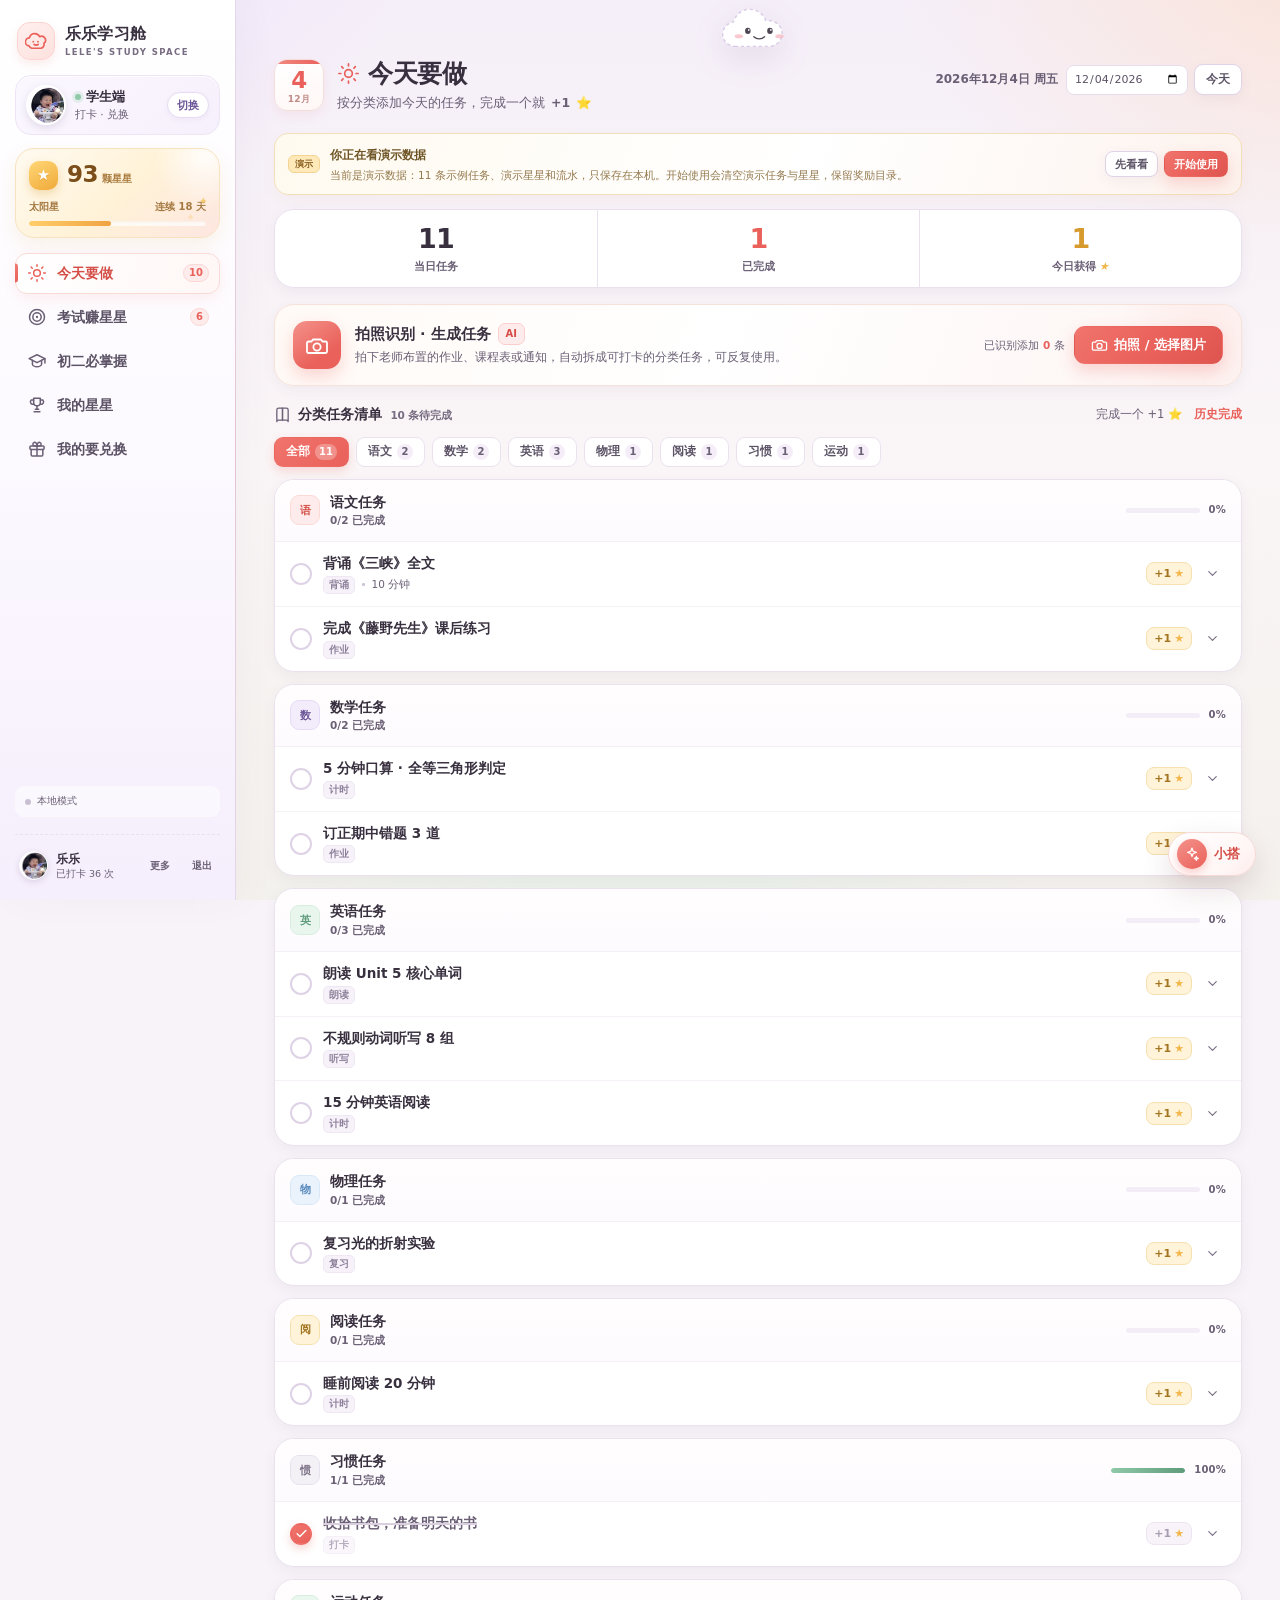
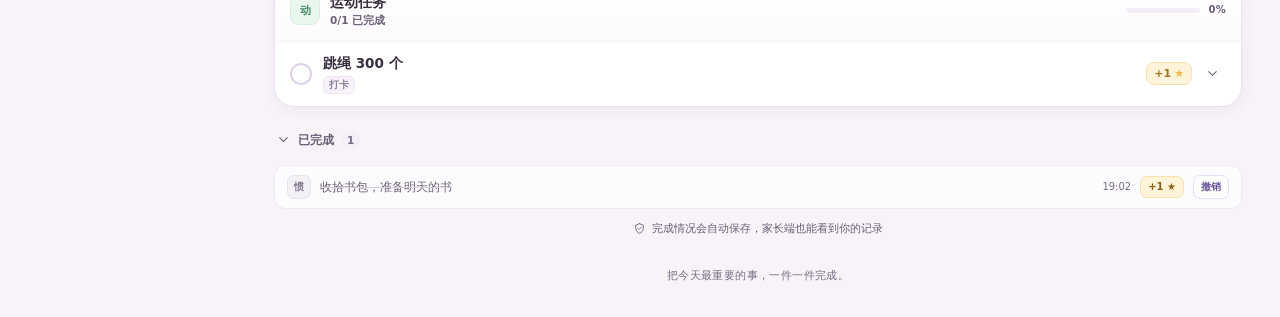
<file: index.html>
﻿<!DOCTYPE html>
<html lang="zh-CN">
<head>
<meta charset="UTF-8">
<meta name="viewport" content="width=device-width, initial-scale=1.0, viewport-fit=cover">
<meta name="screen-orientation" content="landscape">
<meta name="x5-orientation" content="landscape">
<meta name="theme-color" content="#f6f2f8">
<meta name="color-scheme" content="light">
<meta name="format-detection" content="telephone=no">
<meta name="mobile-web-app-capable" content="yes">
<meta name="apple-mobile-web-app-capable" content="yes">
<meta name="apple-mobile-web-app-status-bar-style" content="default">
<meta name="apple-mobile-web-app-title" content="乐乐学习舱">
<link rel="manifest" href="manifest.json">
<link rel="icon" type="image/png" sizes="192x192" href="icon-192.png">
<link rel="apple-touch-icon" sizes="180x180" href="icon-180.png">
<title>乐乐学习舱 · 今天要做</title>
<link rel="stylesheet" href="cockpit.css?v=eff35">
</head>
<body>
<a class="skip-link" href="#effPage">跳到主内容</a>
<div class="eff-app" id="effApp">
  <div class="eff-mobile-scrim" id="effScrim" aria-hidden="true"></div>
  <aside class="eff-sidebar" id="effSidebar" aria-label="学习导航">
    <div class="eff-side-inner">
      <div class="eff-brand">
        <span class="eff-brand-mark" aria-hidden="true">
          <svg viewBox="0 0 24 24" fill="none"><path d="M4.2 16.6a4.2 4.2 0 0 1 .4-8.38A5.7 5.7 0 0 1 15.3 7a4.1 4.1 0 0 1 4.4 6.9 4 4 0 0 1-3.1 5.2H7.1a4.2 4.2 0 0 1-2.9-2.5Z" stroke="currentColor" stroke-width="1.7" stroke-linejoin="round"/><path d="M8.6 12.2h.01M13.5 12.2h.01M9.6 15.1c1.2.8 2.9.8 4.1 0" stroke="currentColor" stroke-width="1.9" stroke-linecap="round"/></svg>
        </span>
        <span class="eff-brand-copy"><strong>乐乐学习舱</strong><small>LELE'S STUDY SPACE</small></span>
        <button class="eff-mobile-close" id="effMobileClose" type="button" aria-label="关闭菜单">×</button>
      </div>

      <div class="eff-profile-card">
        <div class="eff-avatar"><img src="avatar-lele.png" alt="乐乐头像"></div>
        <div class="eff-profile-copy">
          <strong id="effRoleName">学生端</strong>
          <span id="effRoleDesc">打卡 · 兑换奖励</span>
        </div>
        <button class="eff-switch" id="effRoleSwitch" type="button">切换</button>
      </div>

      <div class="eff-star-card">
        <div class="eff-star-main">
          <span class="eff-star-icon" aria-hidden="true">★</span>
          <div><b id="effSideBalance">65</b><small>颗星星</small></div>
        </div>
        <div class="eff-star-meta"><span>太阳星</span><span id="effSideStreak">连续 16 天</span></div>
        <div class="eff-star-bar"><i id="effSideBar"></i></div>
        <div class="eff-spark eff-spark-a">✦</div><div class="eff-spark eff-spark-b">✧</div>
      </div>

      <nav class="eff-nav" id="effNav" aria-label="主要功能">
        <button class="eff-nav-btn is-active" type="button" data-page="today"><span class="eff-nav-ico" data-ico="sun"></span><span>今天要做</span><em id="effNavTodo">10</em></button>
        <button class="eff-nav-btn" type="button" data-page="exam"><span class="eff-nav-ico" data-ico="target"></span><span>考试赚星星</span><em id="effNavExam">6</em></button>
        <button class="eff-nav-btn" type="button" data-page="mastery"><span class="eff-nav-ico" data-ico="cap"></span><span id="effNavMasteryLabel">初二必掌握</span></button>
        <button class="eff-nav-btn" type="button" data-page="stars"><span class="eff-nav-ico" data-ico="trophy"></span><span>我的星星</span></button>
        <button class="eff-nav-btn" type="button" data-page="rewards"><span class="eff-nav-ico" data-ico="gift"></span><span>我的要兑换</span></button>
      </nav>

      <div class="eff-side-foot">
        <button class="eff-user" id="effUser" type="button">
          <span class="eff-mini-avatar"><img src="avatar-lele.png" alt=""></span>
          <span><strong id="effUserName">乐乐</strong><small id="effUserStreak">已打卡 40 次</small></span>
        </button>
        <button class="eff-exit" id="effExit" type="button" title="更多功能">更多</button>
        <button class="eff-exit" id="effLogout" type="button" title="退出演示">退出</button>
      </div>
    </div>
  </aside>

  <main class="eff-main" id="effMain">
    <header class="eff-mobile-bar">
      <button class="eff-menu-btn" id="effMenuBtn" type="button" aria-label="打开导航"><span></span><span></span><span></span></button>
      <span class="eff-mobile-title">乐乐学习舱</span>
      <button class="eff-mobile-stars" id="effMobileStars" type="button"><span>★</span><b id="effMobileBalance">65</b></button>
    </header>

    <div class="eff-page-wrap">
      <div class="eff-cloud" id="effCloud" aria-hidden="true">
        <svg viewBox="0 0 144 98" role="img">
          <path class="cloud-stroke" d="M35 76C21 76 12 66 13 54c1-10 8-17 18-19 4-14 16-22 29-21 12 1 21 8 25 19 13-2 25 6 27 18 2 12-6 22-18 25H35Z"/>
          <ellipse cx="55" cy="50" rx="4.6" ry="5.3" fill="#4f4653"/><ellipse cx="92" cy="50" rx="4.6" ry="5.3" fill="#4f4653"/>
          <circle cx="56.5" cy="48.5" r="1.4" fill="#fff"/><circle cx="93.5" cy="48.5" r="1.4" fill="#fff"/>
          <path d="M65 60c5 4.5 13 4.5 18 0" fill="none" stroke="#4f4653" stroke-width="2.3" stroke-linecap="round"/>
          <ellipse cx="40" cy="59" rx="7" ry="3.4" fill="#f6b6bd" opacity=".75"/><ellipse cx="108" cy="59" rx="7" ry="3.4" fill="#f6b6bd" opacity=".75"/>
        </svg>
      </div>
      <section class="eff-page" id="effPage" tabindex="-1" role="main" aria-label="页面内容" aria-live="polite"></section>
      <p class="eff-footer-note">把今天最重要的事，一件一件完成。</p>
    </div>
  </main>
</div>

<div class="eff-toast" id="effToast" role="status" aria-live="polite"></div>
<div class="eff-modal-root" id="effModalRoot" aria-hidden="true"></div>
<div class="eff-burst-layer" id="effBurstLayer" aria-hidden="true"></div>
<script src="cockpit.js?v=eff35"></script>
</body>
</html>
</file>
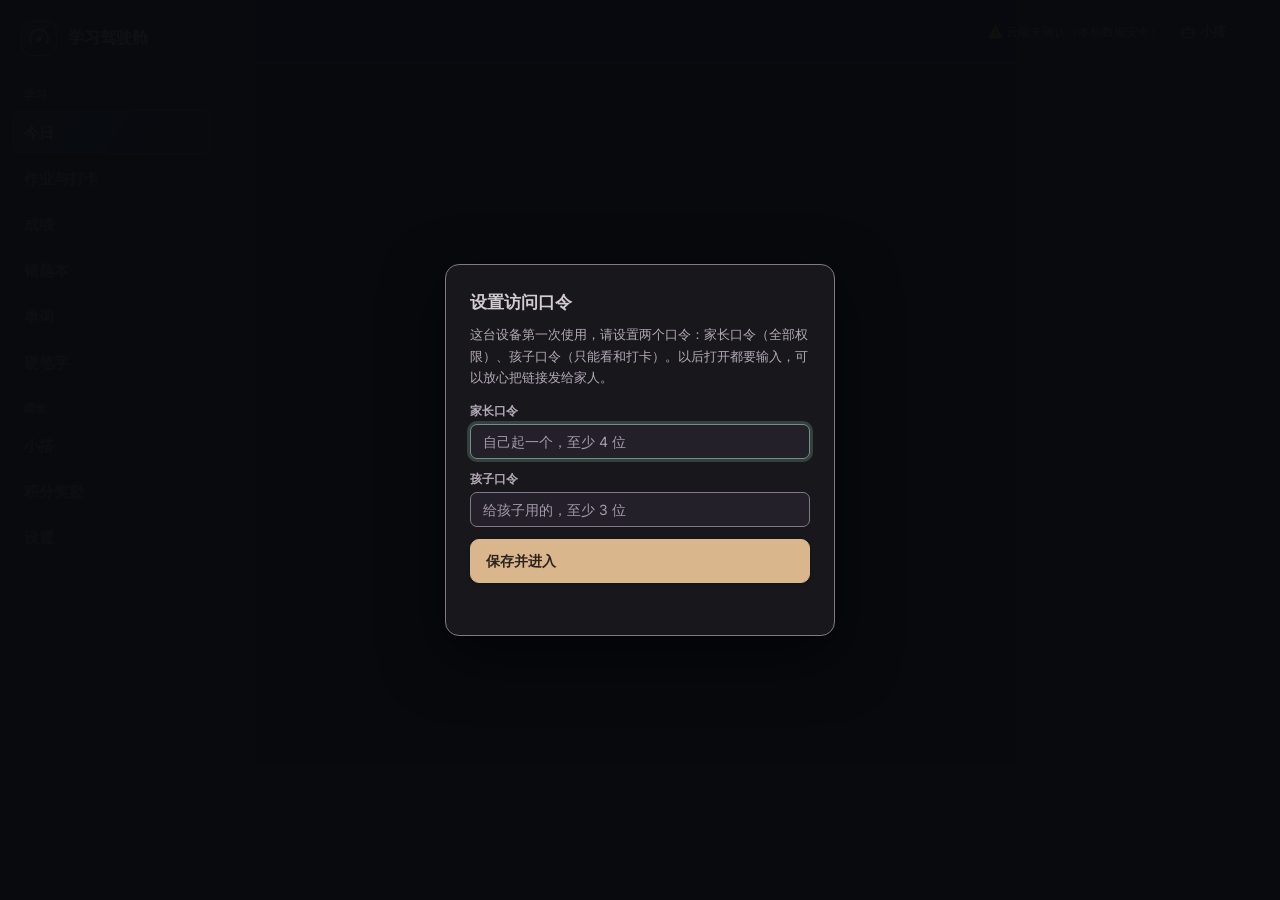
<file: classic.html>
<!DOCTYPE html>
<html lang="zh-CN">
<head>
<meta charset="UTF-8">
<meta name="viewport" content="width=device-width, initial-scale=1.0, viewport-fit=cover">
<meta name="theme-color" content="#1c1b21">
<meta name="mobile-web-app-capable" content="yes">
<meta name="apple-mobile-web-app-capable" content="yes">
<meta name="apple-mobile-web-app-status-bar-style" content="black-translucent">
<meta name="apple-mobile-web-app-title" content="学习驾驶舱">
<link rel="manifest" href="manifest.json">
<link rel="apple-touch-icon" href="icon-180.png">
<link rel="icon" type="image/png" sizes="192x192" href="icon-192.png">
<title>阿勒学习驾驶舱</title>
<link rel="stylesheet" href="styles.css?v11110048">
</head>
<body class="workspace">
<aside class="app-sidebar">
  <button class="app-brand" type="button" data-home>
    <span class="app-mark" aria-hidden="true"><svg viewBox="0 0 24 24" width="22" height="22" fill="none" stroke="currentColor" stroke-width="1.8" stroke-linecap="round"><path d="M3.4 18a10 10 0 1 1 17.2 0M12 13l4-4"/><circle cx="12" cy="13" r="1.6" fill="currentColor"/></svg></span>
    <span>学习驾驶舱</span>
  </button>
  <nav class="tabs" id="tabNav" aria-label="学习导航">
    <div class="nav-caption">学习</div>
    <button class="tab-btn active" type="button" data-tab="today" aria-current="page"><span class="tab-label">今日</span></button>
    <button class="tab-btn" type="button" data-tab="checkin"><span class="tab-label">作业与打卡</span></button>
    <button class="tab-btn" type="button" data-tab="scores"><span class="tab-label">成绩</span></button>
    <button class="tab-btn" type="button" data-tab="mistake"><span class="tab-label">错题本</span></button>
    <button class="tab-btn" type="button" data-tab="word"><span class="tab-label">单词</span></button>
    <button class="tab-btn" type="button" data-tab="write"><span class="tab-label">硬笔字</span></button>
    <div class="nav-caption">成长</div>
    <button class="tab-btn" type="button" data-tab="chat"><span class="tab-label">小搭</span></button>
    <button class="tab-btn" type="button" data-tab="points"><span class="tab-label">积分奖励</span></button>
    <button class="tab-btn" type="button" data-tab="settings"><span class="tab-label">设置</span></button>
    <button class="tab-btn" type="button" data-tab="more" aria-controls="moreSheet" aria-expanded="false"><span class="tab-label">更多</span></button>
  </nav>
  <div class="app-profile" id="appProfile"></div>
</aside>
<div class="app-shell">
  <header class="topbar">
    <div class="app-home-title" id="appHomeTitle"></div>
    <div class="app-page-title">
      <button class="app-mobile-home" type="button" data-home aria-label="返回首页"><span aria-hidden="true">‹</span></button>
      <div id="appPageTitle"></div>
    </div>
    <div class="app-status">
      <span class="app-role" id="modeBadge"></span>
      <button type="button" id="cloudBadge" title="查看同步状态或重试" aria-label="连接中…"><span class="cloud-indicator" aria-hidden="true"></span><span class="cloud-label">连接中…</span></button>
      <div class="app-home-actions" id="appHomeActions"></div>
      <button type="button" class="home-btn quiet app-chat-button" id="appChat" aria-label="小搭" title="小搭"><span>小搭</span></button>
    </div>
  </header>
  <main class="content" id="appContent" tabindex="-1"></main>
  <div class="app-scroll-hint" id="appScrollHint" aria-hidden="true"></div>
</div>
<div id="moreSheet"></div>
<div class="toast" id="toast" role="status"></div>
<script src="room.js?v11110048"></script>
<script src="wall.js?v11110048"></script>
<script src="app.js?v11110048"></script>
</body>
</html>
</file>
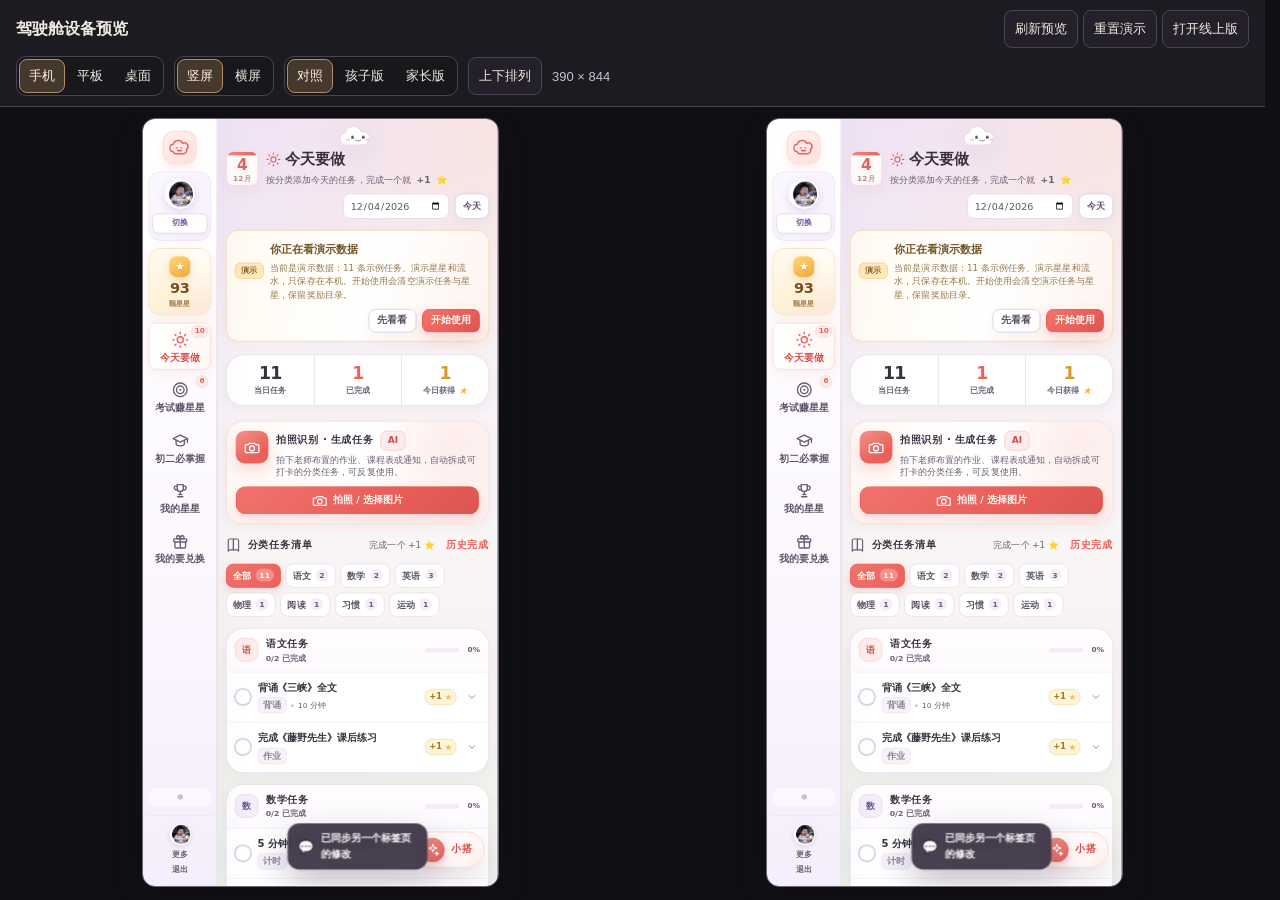
<file: preview.html>
<!doctype html>
<html lang="zh-CN">
<head>
<meta charset="utf-8">
<title>驾驶舱对照预览</title>
<meta name="viewport" content="width=device-width, initial-scale=1.0">
<style>
  :root{
    --preview-bg:#101014;--preview-chrome:#1c1b21;--preview-control:#232029;
    color-scheme:dark;background:var(--preview-bg);color:#efeae1;scrollbar-gutter:stable;
  }
  *,*::before,*::after{box-sizing:border-box}
  body{
    margin:0;min-height:100dvh;
    font-family:-apple-system,BlinkMacSystemFont,"PingFang SC","Microsoft YaHei",sans-serif;
  }
  .toolbar{
    position:sticky;top:0;z-index:1;display:grid;gap:8px;
    padding:10px 16px;border-bottom:1px solid #4a4452;background:var(--preview-chrome);
  }
  .toolbar-head,.toolbar-controls{
    display:flex;align-items:center;justify-content:space-between;gap:8px 16px;flex-wrap:wrap;
  }
  h1{font-size:16px;margin:0;font-weight:650}
  .toolbar-controls{justify-content:flex-start;gap:7px 10px}
  .actions,.options{display:flex;align-items:center;gap:5px;flex-wrap:wrap}
  .toolbar :is(button,a){
    min-height:38px;display:inline-flex;align-items:center;justify-content:center;padding:4px 10px;border:1px solid #4a4452;
    border-radius:8px;color:#efeae1;background:var(--preview-control);font:inherit;font-size:13px;
    cursor:pointer;text-decoration:none;white-space:nowrap;
  }
  .toolbar :is(button,a):hover{background:#35313b}
  .toolbar button[aria-pressed="true"]{background:#45382d;border-color:#b38d65;color:#fff0db}
  .toolbar :is(button,a):focus-visible{outline:2px solid #a9d0c5;outline-offset:2px}
  .options{gap:2px;padding:2px;border:1px solid #4a4452;border-radius:10px;background:#18171c}
  .options button{min-height:34px;padding-inline:9px;border-color:transparent;background:transparent}
  [hidden]{display:none!important}
  .dimensions{color:#c9c0cf;font-size:13px;font-variant-numeric:tabular-nums;white-space:nowrap}
  .wrap{--screen-w:390px;--screen-h:844px;display:grid;grid-template-columns:minmax(0,1fr);gap:15px;padding:12px 16px}
  .wrap[data-show="both"][data-layout="split"]{grid-template-columns:repeat(2,minmax(0,1fr))}
  html:has(.wrap[data-landscape="true"]){scrollbar-gutter:auto;scrollbar-width:none}
  html:has(.wrap[data-landscape="true"])::-webkit-scrollbar{display:none}
  .pane{min-width:0;display:flex;justify-content:center;align-items:flex-start}
  .screen{
    position:relative;width:var(--fit-w);height:var(--fit-h);overflow:hidden;
    border-radius:12px;outline:1px solid #716473;background:var(--preview-bg);
    box-shadow:0 12px 30px #100d147d;
  }
  .screen iframe{
    position:absolute;inset:0 auto auto 0;display:block;
    width:var(--screen-w);height:var(--screen-h);padding:0;border:0;
    transform:scale(var(--fit-scale));transform-origin:top left;
    background:var(--preview-bg);
  }
  @media(max-width:760px){
    .wrap{padding:8px;gap:10px}
    .toolbar{padding:8px;gap:6px}
    .toolbar-head,.toolbar-controls{gap:6px 8px}
    .toolbar :is(button,a){min-height:36px}
  }
</style>
</head>
<body>
<header class="toolbar">
  <div class="toolbar-head">
    <h1>驾驶舱设备预览</h1>
    <nav class="actions" aria-label="演示工具">
      <button type="button" onclick="reloadFrames(false)">刷新预览</button>
      <button type="button" onclick="reloadFrames(true)">重置演示</button>
      <a href="https://anmejojo.github.io/learning-cockpit/" target="_blank" rel="noopener noreferrer">打开线上版</a>
    </nav>
  </div>
  <div class="toolbar-controls">
    <div class="options" role="group" aria-label="设备">
      <button type="button" data-device="phone">手机</button>
      <button type="button" data-device="tablet">平板</button>
      <button type="button" data-device="desktop">桌面</button>
    </div>
    <div class="options" role="group" aria-label="屏幕方向" id="orientation">
      <button type="button" data-orientation="portrait">竖屏</button>
      <button type="button" data-orientation="landscape">横屏</button>
    </div>
    <div class="options" role="group" aria-label="预览版本">
      <button type="button" data-show="both">对照</button>
      <button type="button" data-show="child">孩子版</button>
      <button type="button" data-show="parent">家长版</button>
    </div>
    <button type="button" id="arrange">上下排列</button>
    <output class="dimensions" id="dimensions" aria-label="视口尺寸"></output>
  </div>
</header>
<main class="wrap" id="wrap">
  <div class="pane" data-role="parent"><div class="screen">
    <iframe id="f1" title="家长版演示" src="index.html?demo"></iframe>
  </div></div>
  <div class="pane" data-role="child"><div class="screen">
    <iframe id="f2" title="孩子版演示" src="index.html?view&demo"></iframe>
  </div></div>
</main>
<script>
const parentFrame=document.getElementById('f1')
const childFrame=document.getElementById('f2')
const wrap=document.getElementById('wrap')
const toolbar=document.querySelector('.toolbar')
const controls=document.querySelector('.toolbar-controls')
const arrange=document.getElementById('arrange')
const dimensions=document.getElementById('dimensions')
const orientation=document.getElementById('orientation')
const panes=[...wrap.querySelectorAll('.pane')]
const narrow=matchMedia('(max-width:760px)')
const presets={phone:[390,844],tablet:[820,1180],desktop:[1440,900]}
const params=new URLSearchParams(location.search)
const usable=(key,values,fallback)=>values.includes(params.get(key))?params.get(key):fallback
const state={
  device:usable('device',Object.keys(presets),'phone'),
  orientation:usable('orientation',['portrait','landscape'],'portrait'),
  show:usable('show',['both','child','parent'],'both'),
  layout:usable('layout',['split','stack'],'')
}
let width,height
let refreshId=0

function fitScreens(){
  const style=getComputedStyle(wrap)
  const padding=parseFloat(style.paddingTop)+parseFloat(style.paddingBottom)
  const available=window.innerHeight-toolbar.getBoundingClientRect().height-padding-2
  const stacked=wrap.dataset.landscape==='true'&&wrap.dataset.layout==='stack'&&state.show==='both'
  const room=Math.max(24,stacked?(available-parseFloat(style.rowGap))/2:available)
  for(const pane of panes){
    if(pane.hidden)continue
    const scale=Math.min(1,Math.max(1,pane.clientWidth-2)/width,room/height)
    const style=pane.firstElementChild.style
    style.setProperty('--fit-w',width*scale+'px')
    style.setProperty('--fit-h',height*scale+'px')
    style.setProperty('--fit-scale',scale)
  }
}

function updatePreview(){
  [width,height]=presets[state.device]
  if(state.device!=='desktop'&&state.orientation==='landscape')[width,height]=[height,width]
  wrap.style.setProperty('--screen-w',width+'px')
  wrap.style.setProperty('--screen-h',height+'px')
  wrap.dataset.landscape=String(width>height)
  wrap.dataset.layout=state.layout||(narrow.matches?'stack':'split')
  wrap.dataset.show=state.show
  for(const pane of panes)pane.hidden=state.show!=='both'&&pane.dataset.role!==state.show
  orientation.hidden=state.device==='desktop'
  arrange.hidden=state.show!=='both'
  arrange.textContent=wrap.dataset.layout==='split'?'上下排列':'左右排列'
  dimensions.textContent=width+' × '+height
  for(const button of controls.querySelectorAll('[data-device],[data-orientation],[data-show]')){
    const [key,value]=Object.entries(button.dataset)[0]
    button.setAttribute('aria-pressed',String(state[key]===value))
  }
  fitScreens()
}

controls.addEventListener('click',event=>{
  const button=event.target.closest('button')
  if(!button)return
  if(button===arrange)state.layout=wrap.dataset.layout==='split'?'stack':'split'
  else{
    const [key,value]=Object.entries(button.dataset)[0]
    state[key]=value
  }
  const url=new URL(location.href)
  for(const [key,value] of Object.entries(state)){
    if(value)url.searchParams.set(key,value)
  }
  if(url.protocol!=='file:')history.replaceState(null,'',url)
  updatePreview()
})

narrow.addEventListener('change',updatePreview)
window.addEventListener('resize',fitScreens)
new ResizeObserver(fitScreens).observe(toolbar)
updatePreview()

function frameSrc(kid,reset,stamp){
  return 'index.html?'+(kid?'view&':'')+'demo'+(reset?'&reset=1':'')+'&t='+stamp
}
function reloadFrames(reset){
  const id=++refreshId
  const stamp=Date.now()
  if(reset){
    // 等第一端完成初始化后，第二端读取这一份演示数据。
    parentFrame.addEventListener('load',()=>{
      if(id===refreshId)childFrame.src=frameSrc(true,false,stamp)
    },{once:true})
  }else{
    childFrame.src=frameSrc(true,false,stamp)
  }
  parentFrame.src=frameSrc(false,reset,stamp)
}
</script>
</body>
</html>
</file>
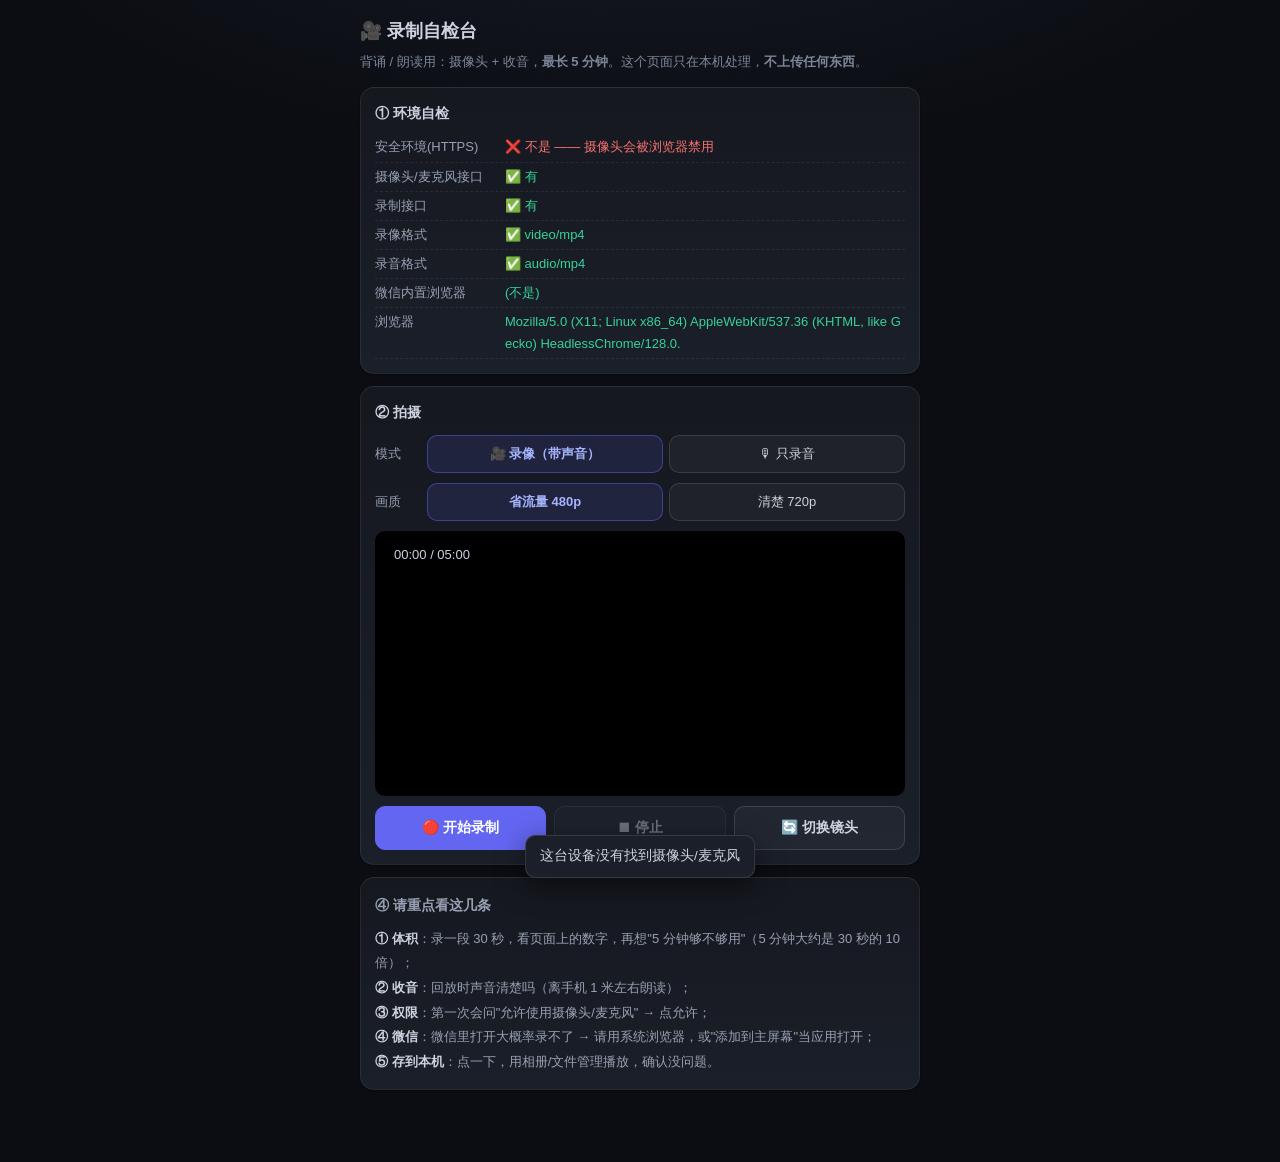
<file: rec-demo.html>
<!doctype html>
<html lang="zh-CN">
<head>
<meta charset="utf-8">
<meta name="viewport" content="width=device-width,initial-scale=1">
<title>录制自检台 · 背诵/朗读（最长 5 分钟）</title>
<style>
:root{--bg:#0b0d12;--card:#15181f;--card2:#1b1f29;--text:#ccd2de;--muted:#98a1b3;--faint:#7d8799;
--primary:#6366f1;--primarytext:#a5b4fc;--primaryweak:rgba(99,102,241,.14);--primaryborder:rgba(99,102,241,.45);
--ok:#34d399;--warn:#fbbf24;--err:#f87171;--border:rgba(255,255,255,.07);--strong:rgba(255,255,255,.12)}
*{box-sizing:border-box}
body{margin:0;background:radial-gradient(1200px 600px at 50% -200px,#191d2b 0%,var(--bg) 60%);color:var(--text);
font:15px/1.7 -apple-system,"Segoe UI","Microsoft YaHei",sans-serif;padding:16px 12px 60px}
.wrap{max-width:560px;margin:0 auto}
h1{font-size:18px;margin:0 0 4px}
.sub{color:var(--faint);font-size:13px;margin-bottom:14px}
.card{background:linear-gradient(180deg,var(--card),var(--card2));border:1px solid var(--border);
border-radius:14px;padding:14px;margin-bottom:12px;box-shadow:0 1px 2px rgba(0,0,0,.4)}
.card h2{font-size:14px;margin:0 0 8px;display:flex;gap:8px;align-items:center}
video{width:100%;border-radius:10px;background:#000;display:block}
#stage{position:relative}
#timer{position:absolute;left:10px;top:10px;background:rgba(0,0,0,.62);padding:3px 9px;border-radius:999px;
font-size:13px;font-variant-numeric:tabular-nums}
#est{position:absolute;left:10px;top:38px;background:rgba(0,0,0,.62);padding:2px 9px;border-radius:999px;
font-size:12px;color:#ffd479}
#recDot{position:absolute;right:10px;top:12px;width:10px;height:10px;border-radius:50%;background:var(--err);
display:none;animation:bl .9s infinite}
@keyframes bl{50%{opacity:.25}}
.row{display:flex;gap:8px;flex-wrap:wrap;margin-top:10px}
button{flex:1;min-width:112px;min-height:44px;border-radius:10px;border:1px solid var(--strong);
background:rgba(255,255,255,.04);color:var(--text);font:inherit;font-size:14px;font-weight:600;cursor:pointer}
button.primary{background:var(--primary);border-color:var(--primary);color:#fff}
button[disabled]{opacity:.45;cursor:not-allowed}
.seg{display:flex;gap:6px;margin-top:10px}
.seg button{min-height:38px;font-size:13px;font-weight:500}
.seg button.on{border-color:var(--primaryborder);background:var(--primaryweak);color:var(--primarytext);font-weight:700}
.lbl{font-size:13px;color:var(--muted);align-self:center;flex:0 0 46px}
.env div{font-size:13px;display:flex;gap:8px;padding:3px 0;border-bottom:1px dashed var(--border)}
.env span:first-child{color:var(--muted);flex:0 0 122px}
.env span:last-child{flex:1;word-break:break-all}
.ok{color:var(--ok)}.bad{color:var(--err)}.warn{color:var(--warn)}
.note{font-size:13px;color:var(--muted);line-height:1.9}
.note b{color:var(--text)}
#toast{position:fixed;left:50%;bottom:22px;transform:translate(-50%,20px);opacity:0;transition:.25s;
background:#1b1f29;border:1px solid var(--strong);padding:9px 14px;border-radius:10px;font-size:13.5px;z-index:9;
box-shadow:0 8px 28px rgba(0,0,0,.5);max-width:92%}
#toast.on{opacity:1;transform:translate(-50%,0)}
</style>
</head>
<body>
<div class="wrap">
  <h1>🎥 录制自检台</h1>
  <div class="sub">背诵 / 朗读用：摄像头 + 收音，<b>最长 5 分钟</b>。这个页面只在本机处理，<b>不上传任何东西</b>。</div>

  <div class="card env" id="env"><h2>① 环境自检</h2><div style="color:var(--faint);font-size:13px">检测中…</div></div>

  <div class="card">
    <h2>② 拍摄</h2>
    <div class="seg">
      <span class="lbl">模式</span>
      <button id="mV" class="on">🎥 录像（带声音）</button>
      <button id="mA">🎙 只录音</button>
    </div>
    <div class="seg" id="qRow">
      <span class="lbl">画质</span>
      <button id="q480" class="on">省流量 480p</button>
      <button id="q720">清楚 720p</button>
    </div>
    <div id="stage" style="margin-top:10px">
      <video id="preview" playsinline muted autoplay></video>
      <div id="timer">00:00 / 05:00</div>
      <div id="est"></div>
      <div id="recDot"></div>
    </div>
    <div class="row">
      <button class="primary" id="btnStart">🔴 开始录制</button>
      <button id="btnStop" disabled>⏹ 停止</button>
      <button id="btnFlip">🔄 切换镜头</button>
    </div>
  </div>

  <div class="card" id="resultCard" style="display:none">
    <h2>③ 回放 / 确认</h2>
    <video id="play" playsinline controls></video>
    <div class="note" id="info" style="margin-top:8px"></div>
    <div class="row">
      <button id="btnRedo">↺ 重录</button>
      <button class="primary" id="btnUse">✅ 用这段</button>
      <button id="btnSave">⬇ 存到本机检查</button>
    </div>
  </div>

  <div class="card note">
    <h2>④ 请重点看这几条</h2>
    <b>① 体积</b>：录一段 30 秒，看页面上的数字，再想"5 分钟够不够用"（5 分钟大约是 30 秒的 10 倍）；<br>
    <b>② 收音</b>：回放时声音清楚吗（离手机 1 米左右朗读）；<br>
    <b>③ 权限</b>：第一次会问"允许使用摄像头/麦克风" → 点允许；<br>
    <b>④ 微信</b>：微信里打开大概率录不了 → 请用系统浏览器，或"添加到主屏幕"当应用打开；<br>
    <b>⑤ 存到本机</b>：点一下，用相册/文件管理播放，确认没问题。
  </div>
</div>
<div id="toast"></div>
<script>
var MAX=300;                       /* 秒：5 分钟 */
var MODE='video', Q='480', facing='user';
var VEC={'480':{w:640,h:480,vbps:650000},'720':{w:1280,h:720,vbps:1200000}};
var MIMES_V=['video/mp4;codecs=h264,aac','video/mp4','video/webm;codecs=h264,opus','video/webm;codecs=vp9,opus','video/webm'];
var MIMES_A=['audio/mp4;codecs=aac','audio/mp4','audio/webm;codecs=opus','audio/webm'];
var $=function(i){return document.getElementById(i)};
function toast(m){var t=$('toast');t.textContent=m;t.classList.add('on');clearTimeout(toast._t);toast._t=setTimeout(function(){t.classList.remove('on')},2400)}
function pick(list){for(var i=0;i<list.length;i++){try{if(window.MediaRecorder&&MediaRecorder.isTypeSupported(list[i]))return list[i]}catch(e){}}return ''}
function fmt(s){s=Math.max(0,Math.floor(s));var m=Math.floor(s/60),x=s%60;return ('0'+m).slice(-2)+':'+('0'+x).slice(-2)}
function size(n){return n>=1048576?((n/1048576).toFixed(1)+' MB'):Math.round(n/1024)+' KB'}

var stream=null,rec=null,chunks=[],blob=null,timer=null,t0=0,dur=0,got=0,warned=false;

function env(){
  var secure=(location.protocol==='https:')||(location.hostname==='localhost')||(location.hostname==='127.0.0.1');
  var gum=!!(navigator.mediaDevices&&navigator.mediaDevices.getUserMedia);
  var hasRec=(typeof window.MediaRecorder==='function');
  var ua=navigator.userAgent||'';
  var wx=/MicroMessenger/i.test(ua);
  var mv=pick(MIMES_V), ma=pick(MIMES_A);
  var rows=[
    ['安全环境(HTTPS)',secure?'✅ 是':'❌ 不是 —— 摄像头会被浏览器禁用',secure],
    ['摄像头/麦克风接口',gum?'✅ 有':'❌ 没有（浏览器太老或非安全环境）',gum],
    ['录制接口',hasRec?'✅ 有':'❌ 没有（iOS 需 14.3+）',hasRec],
    ['录像格式',mv?('✅ '+mv):'（用浏览器默认）',!!mv],
    ['录音格式',ma?('✅ '+ma):'（用浏览器默认）',!!ma],
    ['微信内置浏览器',wx?'⚠️ 是 —— 大概率录不了，请换系统浏览器':'(不是)',!wx],
    ['浏览器',ua.replace(/\s+/g,' ').slice(0,92),true]
  ];
  var h='<h2>① 环境自检</h2>';
  rows.forEach(function(r){h+='<div><span>'+r[0]+'</span><span class="'+(r[2]?'ok':'bad')+'">'+r[1]+'</span></div>'});
  $('env').innerHTML=h;
  if(!secure||!gum||!hasRec)toast('环境不满足，请看①里的红字');
}

function constraints(){
  if(MODE==='audio')return {audio:{echoCancellation:true,noiseSuppression:true}};
  var v=VEC[Q];
  return {video:{facingMode:facing,width:{ideal:v.w},height:{ideal:v.h},frameRate:{ideal:24,max:24}},
          audio:{echoCancellation:true,noiseSuppression:true}};
}
async function openCam(){
  if(stream)return true;
  try{
    stream=await navigator.mediaDevices.getUserMedia(constraints());
    if(MODE==='video'){
      $('preview').srcObject=stream;
      $('preview').style.display='block';
      $('preview').style.transform=(facing==='user')?'scaleX(-1)':'none';
    }else{
      $('preview').style.display='none';   /* 只录音：不占画面 */
    }
    return true;
  }catch(e){
    var m=String((e&&e.name)||e);
    if(m==='NotAllowedError')toast('你点了"拒绝"：请刷新页面，再点"允许"');
    else if(m==='NotFoundError')toast('这台设备没有找到摄像头/麦克风');
    else toast('打不开：'+m);
    return false;
  }
}
function shutdown(){
  if(stream){stream.getTracks().forEach(function(t){try{t.stop()}catch(e){}});stream=null}
}
async function start(){
  if(!(await openCam()))return;
  chunks=[];blob=null;got=0;dur=0;warned=false;
  var opts={};
  if(MODE==='audio'){opts.audioBitsPerSecond=32000}else{opts.videoBitsPerSecond=VEC[Q].vbps;opts.audioBitsPerSecond=64000}
  var want=MODE==='audio'?pick(MIMES_A):pick(MIMES_V);
  if(want)opts.mimeType=want;
  try{rec=new MediaRecorder(stream,opts)}catch(e){try{rec=new MediaRecorder(stream)}catch(e2){toast('这台设备不支持录制');return}}
  rec.ondataavailable=function(e){if(e.data&&e.data.size){chunks.push(e.data);got+=e.data.size}};
  rec.onstop=function(){
    blob=new Blob(chunks,{type:(rec.mimeType||(MODE==='audio'?'audio/webm':'video/webm')).split(';')[0]});
    clearInterval(timer);timer=null;
    $('recDot').style.display='none';$('est').textContent='';
    $('btnStart').disabled=false;$('btnStop').disabled=false;
    $('play').src=URL.createObjectURL(blob);
    $('play').style.display=(MODE==='audio')?'none':'block';
    $('play').style.height=(MODE==='audio')?'0':'auto';
    $('resultCard').style.display='block';
    $('info').innerHTML='时长 <b>'+fmt(dur)+'</b>　大小 <b>'+size(blob.size)+'</b>　格式 <b>'+blob.type+'</b><br>'+
      (MODE==='audio'
        ? '按这个速度，<b>5 分钟录音约 '+size(blob.size/Math.max(dur,1)*300)+'</b>（很省）'
        : '按这个速度，<b>5 分钟录像约 '+size(blob.size/Math.max(dur,1)*300)+'</b>　·　换 720p 大约再翻一倍');
    try{$('play').play()}catch(e){}
  };
  rec.start(1000);
  t0=Date.now();
  $('recDot').style.display=(MODE==='video')?'block':'none';
  $('btnStart').disabled=true;$('btnStop').disabled=false;
  $('timer').textContent='00:00 / '+fmt(MAX);
  timer=setInterval(function(){
    dur=(Date.now()-t0)/1000;
    $('timer').textContent=fmt(dur)+' / '+fmt(MAX);
    if(got>0&&dur>2)$('est').textContent='已录 '+size(got)+'　预计满 5 分钟 '+size(got/dur*300);
    if(!warned&&dur>=255){warned=true;toast('还有 45 秒就到 5 分钟上限')}
    if(dur>=MAX)stop();
  },250);
}
function stop(){ if(rec&&rec.state!=='inactive'){try{rec.stop()}catch(e){}} shutdown() }
function reset(){
  shutdown();
  $('preview').srcObject=null;$('resultCard').style.display='none';
  $('timer').textContent='00:00 / '+fmt(MAX);$('est').textContent='';
  blob=null;chunks=[];got=0;dur=0;
  openCam();
}
function seg(ids,cur,set){
  ids.forEach(function(id){$(id).classList.toggle('on',id===cur)});
  set&&set();
}
$('mV').onclick=function(){MODE='video';seg(['mV','mA'],'mV');$('qRow').style.display='flex';reset()};
$('mA').onclick=function(){MODE='audio';seg(['mV','mA'],'mA');$('qRow').style.display='none';reset()};
$('q480').onclick=function(){Q='480';seg(['q480','q720'],'q480');reset()};
$('q720').onclick=function(){Q='720';seg(['q480','q720'],'q720');reset()};
$('btnStart').onclick=start;
$('btnStop').onclick=stop;
$('btnFlip').onclick=function(){facing=(facing==='user')?'environment':'user';shutdown();openCam()};
$('btnRedo').onclick=reset;
$('btnUse').onclick=function(){toast('✅ 正式版：上传到云端 → 进你的待审核 → 通过加分')};
$('btnSave').onclick=function(){
  if(!blob)return;
  var ext=blob.type.indexOf('mp4')>=0?'.mp4':(blob.type.indexOf('audio')>=0?'.webm':'.webm');
  var a=document.createElement('a');a.href=URL.createObjectURL(blob);
  a.download='录制_'+(MODE==='audio'?'音频':'视频')+'_'+Date.now()+ext;a.click();
  toast('已存到「下载」文件夹，去播放确认一下');
};
env();openCam();
</script>
</body>
</html>
</file>
<file: cockpit.css>
/* =========================================================
   乐乐学习舱 · 效率学习 App 风
   cockpit.css · v1.0  2026-11-25
   结构：1 基础  2 应用框架/侧栏  3 通用组件  4 今天要做
        5 考试赚星星  6 必掌握  7 我的星星  8 我的要兑换
        9 弹窗/提示/动画  10 响应式
   ========================================================= */

.skip-link{
  position:fixed;left:12px;top:-48px;z-index:300;background:var(--ink);color:#fff;
  padding:10px 14px;border-radius:9px;font-size:12px;font-weight:750;transition:top .15s;
}
.skip-link:focus{top:12px;outline:3px solid #fff;outline-offset:2px}

/* ---------- 1. 基础 ---------- */
:root{
  --bg:#f7f3f8;
  --bg-2:#fdf9f7;
  --panel:#ffffff;
  --panel-soft:#fcf9fd;
  --panel-warm:#fffbf6;
  --ink:#38303f;
  --ink-2:#5b5265;
  --muted:#6a5f75;
  --muted-2:#776c81;
  --line:#e9e1ee;
  --line-strong:#ded3e7;
  --primary:#e9615a;
  --primary-deep:#d44d46;
  --primary-soft:#fdeceb;
  --primary-line:#f8cfcc;
  --gold:#f2b64b;
  --gold-deep:#d69a2d;
  --gold-soft:#fff4d9;
  --gold-line:#f5e0ae;
  --lilac:#b9a4e2;
  --lilac-deep:#6d5798;
  --lilac-soft:#f2ecfb;
  --sage:#8fc9a8;
  --sage-deep:#5f9c7b;
  --sage-soft:#e9f6ee;
  --sky:#94bde6;
  --sky-deep:#5b8cbe;
  --sky-soft:#eaf2fc;
  --peach:#f3b795;
  --peach-soft:#fdf0e8;
  --shadow-sm:0 4px 14px rgba(84,64,104,.06);
  --shadow:0 14px 32px rgba(84,64,104,.085);
  --shadow-lg:0 26px 64px rgba(66,46,86,.16);
  --r-xl:24px;
  --r-lg:20px;
  --r:15px;
  --r-sm:11px;
  --side-w:236px;
  --font:"PingFang SC","HarmonyOS Sans SC","Microsoft YaHei UI","Microsoft YaHei",system-ui,-apple-system,"Segoe UI",sans-serif;
  --mono:"SF Mono","JetBrains Mono",Consolas,"Courier New",monospace;
}

*,*::before,*::after{box-sizing:border-box}
html{-webkit-text-size-adjust:100%;scroll-behavior:smooth}
body{-webkit-tap-highlight-color:transparent;overscroll-behavior-y:none}
body{
  margin:0;min-height:100vh;font-family:var(--font);font-size:14px;line-height:1.55;
  color:var(--ink);background:var(--bg);
  -webkit-font-smoothing:antialiased;text-rendering:optimizeLegibility;
  overflow-x:hidden;
}
body::before{
  content:"";position:fixed;inset:0;z-index:-1;pointer-events:none;
  background:
    radial-gradient(840px 580px at -8% -10%,#ecdef9 0%,rgba(236,222,249,0) 62%),
    radial-gradient(780px 540px at 106% -6%,#fbe2d6 0%,rgba(251,226,214,0) 60%),
    radial-gradient(740px 560px at 50% 114%,#e4f1e8 0%,rgba(228,241,232,0) 58%),
    linear-gradient(180deg,#f5eff9 0%,#faf5f6 52%,#f4f1ed 100%);
}
h1,h2,h3,h4,p{margin:0}
button{font:inherit;color:inherit;background:none;border:0;cursor:pointer;padding:0}
input,select,textarea{font:inherit;color:inherit}
a{color:inherit;text-decoration:none}
img{display:block;max-width:100%}
svg{display:block}
ul,ol{margin:0;padding:0;list-style:none}
:focus-visible{outline:2.5px solid rgba(233,97,90,.55);outline-offset:2px;border-radius:6px}
::selection{background:rgba(233,97,90,.2)}
::-webkit-scrollbar{width:9px;height:9px}
::-webkit-scrollbar-thumb{background:#ddd2e4;border-radius:9px;border:2px solid transparent;background-clip:content-box}
::-webkit-scrollbar-track{background:transparent}
.sr-only{position:absolute;width:1px;height:1px;padding:0;margin:-1px;overflow:hidden;clip:rect(0 0 0 0);white-space:nowrap;border:0}
.ico{width:20px;height:20px;display:block;flex:none;stroke:currentColor;fill:none;stroke-width:1.8;stroke-linecap:round;stroke-linejoin:round}
.ico-sm{width:16px;height:16px}
.ico-lg{width:24px;height:24px}

/* ---------- 2. 应用框架 ---------- */
.eff-app{display:flex;min-height:100vh;position:relative}
.eff-sidebar{
  position:fixed;inset:0 auto 0 0;width:var(--side-w);z-index:60;
  background:linear-gradient(180deg,#ffffff 0%,#fdfaff 46%,#f5eefc 100%);
  border-right:1px solid rgba(226,214,236,.9);
  box-shadow:10px 0 34px rgba(96,72,118,.035);
  transition:transform .3s cubic-bezier(.4,.1,.2,1);
}
.eff-sidebar::after{
  content:"";position:absolute;right:-1px;top:0;bottom:0;width:1px;
  background:linear-gradient(180deg,rgba(255,255,255,0),rgba(233,97,90,.18),rgba(255,255,255,0));
  pointer-events:none;
}
.eff-side-inner{
  height:100%;display:flex;flex-direction:column;gap:13px;
  padding:20px 15px 16px;overflow-y:auto;overscroll-behavior:contain;
}
.eff-brand{display:flex;align-items:center;gap:10px;padding:2px 4px 2px 2px;flex:none}
.eff-brand-mark{
  width:38px;height:38px;flex:none;display:grid;place-items:center;border-radius:13px;
  color:var(--primary);background:linear-gradient(145deg,#fff0ee,#fde1de);
  border:1px solid #fbd4d1;box-shadow:0 4px 10px rgba(233,97,90,.12);
}
.eff-brand-mark svg{width:23px;height:23px}
.eff-brand-copy{display:flex;flex-direction:column;min-width:0;line-height:1.2}
.eff-brand-copy strong{font-size:15.5px;font-weight:800;letter-spacing:.2px;white-space:nowrap}
.eff-brand-copy small{font-size:8.5px;letter-spacing:1.4px;color:var(--muted-2);font-weight:700;margin-top:4px;white-space:nowrap}
.eff-mobile-close{display:none}

.eff-profile-card{
  display:flex;align-items:center;gap:9px;padding:9px 10px;flex:none;
  background:linear-gradient(135deg,#fbf7ff,#f6f0fc);
  border:1px solid #eee4f6;border-radius:16px;box-shadow:inset 0 1px 0 #fff;
}
.eff-avatar{
  width:40px;height:40px;flex:none;border-radius:50%;overflow:hidden;background:#f2ecfb;
  border:2px solid #fff;box-shadow:0 3px 9px rgba(80,60,100,.14);
}
.eff-avatar img{width:100%;height:100%;object-fit:cover}
.eff-profile-copy{display:flex;flex-direction:column;min-width:0;line-height:1.25}
.eff-profile-copy strong{font-size:13px;font-weight:800;display:flex;align-items:center;gap:5px}
.eff-profile-copy strong::before{content:"";width:6px;height:6px;border-radius:50%;background:var(--sage);box-shadow:0 0 0 3px rgba(143,201,168,.2)}
.eff-profile-copy span{font-size:10.5px;color:var(--muted);margin-top:2px;white-space:nowrap;overflow:hidden;text-overflow:ellipsis}
.eff-switch{
  margin-left:auto;flex:none;font-size:10.5px;font-weight:700;color:var(--lilac-deep);
  background:#fff;border:1px solid #e6dbf2;border-radius:20px;padding:4px 9px;
  transition:.18s;box-shadow:0 2px 5px rgba(120,90,150,.06);
}
.eff-switch:hover{background:var(--lilac-soft);border-color:#d9c9ef;transform:translateY(-1px)}

.eff-star-card{
  position:relative;overflow:hidden;flex:none;border-radius:19px;padding:12px 13px 11px;
  background:linear-gradient(140deg,#fffaf0 0%,#fff2d7 52%,#fde6e1 100%);
  border:1px solid #f7e3c0;box-shadow:0 8px 20px rgba(214,154,45,.11);
}
.eff-star-card::before{
  content:"";position:absolute;width:104px;height:104px;border-radius:50%;
  right:-38px;top:-44px;background:radial-gradient(circle,rgba(255,255,255,.85),rgba(255,255,255,0) 70%);
}
.eff-star-main{display:flex;align-items:center;gap:9px;position:relative}
.eff-star-icon{
  width:29px;height:29px;flex:none;display:grid;place-items:center;border-radius:10px;
  background:linear-gradient(150deg,#ffd777,#f0a938);color:#fff;font-size:15px;
  box-shadow:0 4px 10px rgba(214,154,45,.3);text-shadow:0 1px 1px rgba(150,100,10,.25);
}
.eff-star-main b{display:inline-block;font-size:23px;line-height:1;font-weight:850;color:#7a4d19;letter-spacing:-.5px}
.eff-star-main small{display:inline-block;font-size:10px;color:#a97a3e;font-weight:700;margin-left:4px;line-height:1}
.eff-star-meta{display:flex;align-items:center;justify-content:space-between;margin-top:9px;font-size:10px;color:#a3773f;font-weight:650}
.eff-star-bar{height:5px;border-radius:5px;background:rgba(255,255,255,.72);margin-top:6px;overflow:hidden;box-shadow:inset 0 1px 2px rgba(160,110,30,.08)}
.eff-star-bar i{display:block;height:100%;width:0;border-radius:5px;background:linear-gradient(90deg,#ffcf6b,#f0a340);transition:width .5s cubic-bezier(.2,.8,.2,1)}
.eff-spark{position:absolute;color:#f4c45e;font-size:11px;opacity:.85;pointer-events:none}
.eff-spark-a{right:11px;bottom:26px;animation:twinkle 3.4s ease-in-out infinite}
.eff-spark-b{right:25px;bottom:12px;font-size:8px;animation:twinkle 3.4s ease-in-out 1.2s infinite}

.eff-nav{display:flex;flex-direction:column;gap:3px;flex:none;margin-top:2px}
.eff-nav-btn{
  display:flex;align-items:center;gap:10px;width:100%;padding:9px 10px;border-radius:12px;
  font-size:13.5px;font-weight:600;color:var(--ink-2);text-align:left;position:relative;
  border:1px solid transparent;transition:background .18s,color .18s,transform .18s,border-color .18s;
}
.eff-nav-btn > span:nth-child(2){flex:1;min-width:0;white-space:nowrap;overflow:hidden;text-overflow:ellipsis}
.eff-nav-btn:hover{background:#faf6fd;color:var(--ink);transform:translateX(1px)}
.eff-nav-btn.is-active{
  color:var(--primary-deep);font-weight:800;
  background:linear-gradient(100deg,#fff 0%,#fff7f6 100%);
  border-color:#f9dad7;box-shadow:0 5px 14px rgba(233,97,90,.09);
}
.eff-nav-btn.is-active::before{
  content:"";position:absolute;left:-1px;top:50%;transform:translateY(-50%);
  width:3px;height:19px;border-radius:0 3px 3px 0;background:linear-gradient(180deg,#f07a72,#e9615a);
}
.eff-nav-ico{width:21px;height:21px;flex:none;display:grid;place-items:center;color:var(--muted)}
.eff-nav-ico .ico{width:20px;height:20px}
.eff-nav-btn.is-active .eff-nav-ico{color:var(--primary)}
.eff-nav-btn em{
  font-style:normal;font-size:10px;font-weight:800;min-width:18px;height:18px;padding:0 5px;
  display:grid;place-items:center;border-radius:9px;background:#fdeceb;color:var(--primary);
  border:1px solid #fbd8d5;
}
.eff-nav-btn em:empty{display:none}

.eff-side-foot{margin-top:auto;display:flex;align-items:center;gap:6px;padding-top:12px;border-top:1px dashed #e9e0f0;flex:none}
#effCloudBadge + .eff-side-foot{margin-top:0}
.eff-cloud-badge{
  margin-top:auto;margin-bottom:4px;display:flex;align-items:center;gap:6px;width:100%;
  padding:7px 9px;border-radius:9px;font-size:9.5px;color:var(--muted);background:rgba(255,255,255,.5);
  border:1px solid transparent;text-align:left;transition:.16s;
}
.eff-cloud-badge:hover{background:#fff;border-color:#eee5f4;color:var(--ink-2)}
.cloud-dot{width:6px;height:6px;border-radius:50%;background:#c9bfd3;flex:none}
.eff-cloud-badge.is-on{color:var(--sage-deep);background:rgba(237,248,241,.8)}
.eff-cloud-badge.is-on .cloud-dot{background:var(--sage);box-shadow:0 0 0 3px rgba(143,201,168,.16)}
.eff-cloud-badge.is-err{color:#b44;background:#fff5f4}
.eff-cloud-badge.is-err .cloud-dot{background:#e06a62}
.cloud-label{white-space:nowrap;overflow:hidden;text-overflow:ellipsis}
.cloud-panel{
  display:flex;align-items:flex-start;gap:10px;padding:11px;border-radius:10px;
  background:linear-gradient(120deg,#f7f2fb,#fff);border:1px solid #eee4f4;
}
.cloud-big-dot{width:11px;height:11px;border-radius:50%;background:#c9bfd3;flex:none;margin-top:4px}
.cloud-big-dot.is-on{background:var(--sage);box-shadow:0 0 0 4px rgba(143,201,168,.16)}
.cloud-panel strong{font-size:12.5px;color:var(--ink);font-weight:850}
.cloud-panel p{font-size:10.5px;color:var(--muted);line-height:1.65;margin-top:3px}
.cloud-code{
  display:flex;align-items:center;gap:8px;margin-top:11px;padding:9px 11px;border-radius:9px;
  background:#f7f2fb;border:1px dashed #e2d4ee;
}
.cloud-code span{font-size:10px;color:var(--muted);flex:none}
.cloud-code b{font-family:var(--mono);font-size:14px;letter-spacing:1.2px;color:var(--ink);flex:1}
.cloud-code .btn{flex:none}
.cloud-devices{margin-top:10px;padding:8px 10px;border-radius:9px;background:#fbf8fd;border:1px solid #eee5f4}
.cloud-devices-title{font-size:10px;color:var(--muted);font-weight:700;margin-bottom:5px}
.cloud-devices-title b{color:var(--ink-2)}
.cloud-device{display:flex;align-items:center;gap:6px;font-size:10px;color:var(--muted);padding:3px 0}
.cloud-device strong{font-size:10.5px;color:var(--ink-2);font-weight:750}
.cloud-device span:last-child{margin-left:auto;font-size:9px}
.cloud-device-dot{width:6px;height:6px;border-radius:50%;background:#d8ccdf;flex:none}
.cloud-device-dot.is-me{background:var(--sage);box-shadow:0 0 0 3px rgba(143,201,168,.16)}
.eff-user{display:flex;align-items:center;gap:8px;min-width:0;flex:1;text-align:left;padding:4px;border-radius:11px;transition:background .18s}
.eff-user:hover{background:#faf6fd}
.eff-mini-avatar{width:29px;height:29px;flex:none;border-radius:50%;overflow:hidden;border:1.5px solid #fff;box-shadow:0 2px 6px rgba(80,60,100,.15);background:#f2ecfb}
.eff-mini-avatar img{width:100%;height:100%;object-fit:cover}
.eff-user > span:last-child{display:flex;flex-direction:column;min-width:0;line-height:1.2}
.eff-user strong{font-size:12px;font-weight:800;white-space:nowrap;overflow:hidden;text-overflow:ellipsis}
.eff-user small{font-size:9.5px;color:var(--muted);margin-top:2px;white-space:nowrap}
.eff-exit{
  flex:none;font-size:10px;font-weight:700;color:var(--muted);padding:5px 7px;border-radius:8px;
  transition:.18s;border:1px solid transparent;
}
.eff-exit:hover{color:var(--primary);background:#fff;border-color:#f6dcda}

.eff-main{flex:1;min-width:0;margin-left:var(--side-w);display:flex;flex-direction:column;min-height:100vh}
.eff-page-wrap{position:relative;width:100%;max-width:1160px;margin:0 auto;padding:58px 38px 34px}
.eff-cloud{
  position:absolute;top:1px;left:50%;transform:translateX(-50%);width:86px;z-index:1;
  animation:cloudFloat 7s ease-in-out infinite;pointer-events:none;filter:drop-shadow(0 10px 16px rgba(110,85,135,.12));
}
.eff-cloud svg{width:100%;height:auto;overflow:visible}
.eff-cloud .cloud-stroke{fill:#fff;stroke:#d9cbe6;stroke-width:2.4;stroke-dasharray:5 5;stroke-linejoin:round}
.eff-page{position:relative;z-index:2;min-height:60vh}
.eff-footer-note{text-align:center;font-size:10.5px;color:var(--muted-2);letter-spacing:.4px;margin-top:30px}

.eff-mobile-bar{display:none}
.eff-mobile-scrim{display:none}

/* ---------- 3. 通用组件 ---------- */
.page-head{display:flex;align-items:flex-start;justify-content:space-between;gap:16px;margin-bottom:20px;flex-wrap:wrap}
.page-head-main{display:flex;align-items:center;gap:13px;min-width:0}
.date-tile{
  width:50px;height:52px;flex:none;border-radius:13px;background:linear-gradient(160deg,#fff,#fff7f6);
  border:1px solid #f3dedd;box-shadow:0 5px 12px rgba(233,97,90,.08);
  display:flex;flex-direction:column;align-items:center;justify-content:center;line-height:1;
  position:relative;overflow:hidden;
}
.date-tile::before{content:"";position:absolute;top:0;left:0;right:0;height:4px;background:linear-gradient(90deg,#f08a82,#e9615a)}
.date-tile b{font-size:23px;font-weight:850;color:var(--primary);letter-spacing:-.6px;margin-top:3px}
.date-tile span{font-size:9px;font-weight:700;color:#c08a86;margin-top:3px;letter-spacing:.3px}
.page-head h1{font-size:25px;font-weight:850;letter-spacing:-.4px;line-height:1.25;display:flex;align-items:center;gap:8px}
.page-head h1 .ico{width:23px;height:23px;color:var(--primary)}
.page-sub{font-size:12.5px;color:var(--muted);margin-top:4px;display:flex;align-items:center;gap:6px;flex-wrap:wrap}
.page-sub .dot{width:3px;height:3px;border-radius:50%;background:var(--muted-2);display:inline-block}
.page-head-side{display:flex;align-items:center;gap:8px;padding-top:6px;flex-wrap:wrap}
.date-text{font-size:12px;color:var(--muted);font-weight:650;white-space:nowrap}

.btn{
  display:inline-flex;align-items:center;justify-content:center;gap:6px;
  height:38px;padding:0 16px;border-radius:11px;font-size:13px;font-weight:750;
  border:1px solid transparent;transition:transform .16s,box-shadow .16s,background .16s,border-color .16s,color .16s;
  white-space:nowrap;user-select:none;
}
.btn:active{transform:translateY(1px) scale(.995)}
.btn .ico{width:17px;height:17px}
.btn-primary{
  color:#fff;background:linear-gradient(135deg,#f0746d,#e9615a 55%,#dd554e);
  box-shadow:0 7px 16px rgba(233,97,90,.24);
}
.btn-primary:hover{box-shadow:0 10px 22px rgba(233,97,90,.3);transform:translateY(-1px)}
.btn-gold{color:#7a4d19;background:linear-gradient(135deg,#ffd995,#f6bd5b);box-shadow:0 6px 14px rgba(214,154,45,.24);border-color:#f2cf8f}
.btn-gold:hover{transform:translateY(-1px);box-shadow:0 9px 20px rgba(214,154,45,.3)}
.btn-ghost{background:#fff;border-color:var(--line-strong);color:var(--ink-2);box-shadow:var(--shadow-sm)}
.btn-ghost:hover{background:#fffafd;border-color:#d8c9e3;color:var(--ink);transform:translateY(-1px)}
.btn-soft{background:var(--primary-soft);color:var(--primary-deep);border-color:var(--primary-line)}
.btn-soft:hover{background:#fce3e1}
.btn-sm{height:31px;padding:0 11px;font-size:11.5px;border-radius:9px}
.btn-xs{height:26px;padding:0 9px;font-size:10.5px;border-radius:8px}
.btn[disabled],.btn.is-disabled{opacity:.55;cursor:not-allowed;box-shadow:none;transform:none}
.btn-block{width:100%}
.btn-icon{width:38px;padding:0;flex:none}

.card{background:var(--panel);border:1px solid var(--line);border-radius:var(--r-lg);box-shadow:var(--shadow-sm)}
.card-pad{padding:18px 20px}
.card-head{display:flex;align-items:center;justify-content:space-between;gap:12px;margin-bottom:12px;flex-wrap:wrap}
.card-title{font-size:14.5px;font-weight:800;display:flex;align-items:center;gap:7px}
.card-title .ico{width:17px;height:17px;color:var(--muted)}
.card-hint{font-size:11px;color:var(--muted)}

.stat-row{
  display:grid;grid-template-columns:repeat(3,1fr);background:var(--panel);
  border:1px solid var(--line);border-radius:var(--r-lg);box-shadow:var(--shadow-sm);
  margin-bottom:16px;overflow:hidden;
}
.stat{position:relative;padding:14px 8px 12px;text-align:center;border-left:1px solid var(--line)}
.stat:first-child{border-left:0}
.stat b{display:block;font-size:27px;line-height:1.1;font-weight:850;letter-spacing:-.8px;color:var(--ink)}
.stat span{display:flex;align-items:center;justify-content:center;gap:3px;font-size:11px;color:var(--muted);margin-top:4px;font-weight:650}
.stat .star-mini{color:var(--gold);font-size:11px;line-height:1}
.stat.is-gold b{color:var(--gold-deep)}
.stat.is-primary b{color:var(--primary)}
.stat.is-sage b{color:var(--sage-deep)}

.section{margin-top:18px}
.section-head{display:flex;align-items:center;justify-content:space-between;gap:12px;margin-bottom:11px;flex-wrap:wrap}
.section-title{display:flex;align-items:center;gap:7px;font-size:14px;font-weight:800;letter-spacing:-.1px}
.section-title .ico{width:17px;height:17px;color:var(--muted)}
.section-title small{font-size:10.5px;font-weight:600;color:var(--muted-2);margin-left:2px}
.section-sub{font-size:11.5px;color:var(--muted);display:flex;align-items:center;gap:6px;flex-wrap:wrap}
.section-link{font-size:11.5px;font-weight:700;color:var(--primary);display:inline-flex;align-items:center;gap:3px}

.chip-row{display:flex;gap:7px;flex-wrap:wrap}
.chip{
  display:inline-flex;align-items:center;gap:5px;height:30px;padding:0 11px;border-radius:9px;
  font-size:11.5px;font-weight:700;color:var(--ink-2);background:#fff;
  border:1px solid var(--line);transition:.16s;white-space:nowrap;
}
.chip:hover{border-color:#dccfe7;color:var(--ink);background:#fffafd}
.chip.is-active{color:#fff;background:linear-gradient(135deg,#f0746d,#e9615a);border-color:transparent;box-shadow:0 4px 10px rgba(233,97,90,.2)}
.chip b{font-weight:800}
.chip-num{font-size:10px;font-weight:800;min-width:16px;height:16px;padding:0 4px;border-radius:8px;display:inline-grid;place-items:center;background:rgba(255,255,255,.28)}
.chip:not(.is-active) .chip-num{background:#f5eef9;color:var(--muted)}

.badge{display:inline-flex;align-items:center;gap:3px;font-size:10px;font-weight:750;padding:2px 7px;border-radius:7px;line-height:1.6}
.badge-gold{background:var(--gold-soft);color:#8a5f18;border:1px solid var(--gold-line)}
.badge-sage{background:var(--sage-soft);color:var(--sage-deep);border:1px solid #d6ebdd}
.badge-lilac{background:var(--lilac-soft);color:var(--lilac-deep);border:1px solid #e5daf6}
.badge-primary{background:var(--primary-soft);color:var(--primary-deep);border:1px solid var(--primary-line)}
.badge-muted{background:#f6f2f8;color:var(--muted);border:1px solid var(--line)}

.subject-chip{
  display:inline-grid;place-items:center;width:34px;height:34px;border-radius:11px;flex:none;
  font-size:12px;font-weight:800;letter-spacing:-.2px;border:1px solid transparent;
}
.sub-语文{background:var(--primary-soft);color:var(--primary-deep);border-color:#fbd9d6}
.sub-数学{background:var(--lilac-soft);color:var(--lilac-deep);border-color:#e6dcf7}
.sub-英语{background:var(--sage-soft);color:var(--sage-deep);border-color:#d9eddf}
.sub-物理{background:var(--sky-soft);color:var(--sky-deep);border-color:#d9e8f8}
.sub-化学{background:#eef2fb;color:#5b7bb5;border-color:#dbe4f6}
.sub-生物{background:#eef8f1;color:#4f8a68;border-color:#d7ecdf}
.sub-历史{background:#f3effa;color:#7d6aa8;border-color:#e6dff6}
.sub-道法{background:#fdf0ee;color:#b56a4f;border-color:#f8ddd4}
.sub-地理{background:var(--gold-soft);color:#a3741f;border-color:var(--gold-line)}
.sub-阅读{background:var(--gold-soft);color:#a3741f;border-color:var(--gold-line)}
.sub-习惯{background:#f4f1f6;color:#7b7086;border-color:#e8e1ee}
.sub-运动{background:#eaf7ef;color:#468a67;border-color:#d6eddf}
.sub-体育{background:#eaf7ef;color:#468a67;border-color:#d6eddf}

.star-pill{
  display:inline-flex;align-items:center;gap:3px;font-size:11px;font-weight:800;color:#a3741f;
  background:var(--gold-soft);border:1px solid var(--gold-line);border-radius:8px;padding:2px 7px;white-space:nowrap;
}
.star-pill i{font-style:normal;color:var(--gold);line-height:1}

.progress{height:7px;border-radius:7px;background:#ece4f1;overflow:hidden}
.progress i{display:block;height:100%;border-radius:7px;background:linear-gradient(90deg,#b9a4e2,#e9615a);transition:width .45s ease}

.empty{
  display:flex;flex-direction:column;align-items:center;justify-content:center;gap:7px;
  padding:34px 20px;border:1.5px dashed var(--line-strong);border-radius:var(--r-lg);
  background:rgba(255,255,255,.6);text-align:center;color:var(--muted);
}
.empty-emoji{font-size:30px;line-height:1;filter:saturate(.85)}
.empty strong{font-size:13px;color:var(--ink-2);font-weight:800}
.empty p{font-size:11.5px;max-width:320px}
.empty .btn{margin-top:6px}

.divider{height:1px;background:var(--line);margin:14px 0;border:0}
.muted{color:var(--muted)}
.tiny{font-size:10.5px}
.nowrap{white-space:nowrap}

/* ---------- 4. 今天要做 ---------- */
.recog-card{
  position:relative;overflow:hidden;display:flex;align-items:center;gap:14px;flex-wrap:wrap;
  padding:16px 18px;border-radius:var(--r-lg);border:1px solid #f6e2d8;
  background:linear-gradient(112deg,#fffaf6 0%,#fff 46%,#fdf4f2 100%);
  box-shadow:var(--shadow-sm);margin-bottom:18px;
}
.recog-card::before{
  content:"";position:absolute;right:-46px;top:-60px;width:170px;height:170px;border-radius:50%;
  background:radial-gradient(circle,rgba(253,233,231,.75),rgba(253,233,231,0) 68%);pointer-events:none;
}
.recog-ico{
  width:48px;height:48px;flex:none;border-radius:14px;display:grid;place-items:center;
  color:#fff;background:linear-gradient(145deg,#f4928b,#e9615a 70%);
  box-shadow:0 8px 18px rgba(233,97,90,.24);position:relative;
}
.recog-ico .ico{width:24px;height:24px}
.recog-body{flex:1;min-width:0;position:relative}
.recog-body h3{font-size:14.5px;font-weight:850;display:flex;align-items:center;gap:7px;flex-wrap:wrap}
.recog-body > p{font-size:11.5px;color:var(--muted);margin-top:3px;line-height:1.55}
.recog-actions{display:flex;align-items:center;gap:9px;flex:none;position:relative;flex-wrap:wrap}
.recog-status{font-size:10.5px;color:var(--muted);display:flex;align-items:center;gap:4px}
.recog-status b{color:var(--primary);font-weight:800}
.recog-preview{display:flex;align-items:center;gap:10px;margin-top:10px;flex-wrap:wrap}
.recog-thumb{width:56px;height:56px;border-radius:10px;object-fit:cover;border:2px solid #fff;box-shadow:0 4px 10px rgba(90,60,60,.16);background:#f5eef2}
.recog-file{font-size:10.5px;color:var(--muted);max-width:190px;overflow:hidden;text-overflow:ellipsis;white-space:nowrap}
.recog-card.is-busy .recog-ico{animation:pulse 1s ease-in-out infinite}
.recog-card.is-busy .recog-actions .btn{pointer-events:none;opacity:.7}
.recog-result{
  margin-top:12px;padding:12px 13px;border-radius:13px;border:1px solid var(--line);
  background:rgba(255,255,255,.86);position:relative;flex:0 0 100%;width:100%;
}
.recog-result-head{display:flex;align-items:center;justify-content:space-between;gap:8px;margin-bottom:8px;flex-wrap:wrap}
.recog-result-head strong{font-size:11.5px;font-weight:800;color:var(--ink-2);display:flex;align-items:center;gap:5px}
.recog-result-head .tiny{color:var(--muted)}
.recog-result-body{display:flex;align-items:flex-start;gap:13px}
.recog-shot{width:78px;height:78px;flex:none;object-fit:cover;border-radius:10px;border:2px solid #fff;background:#f5eef2;box-shadow:0 5px 12px rgba(90,60,60,.14)}
.recog-cands{flex:1;min-width:0}
.recog-item > span:first-of-type{flex:1;min-width:0;overflow:hidden;text-overflow:ellipsis;white-space:nowrap}
.recog-item .star-pill{flex:none}
.recog-item{
  display:flex;align-items:center;gap:8px;padding:6px 4px;border-radius:8px;
  font-size:12px;color:var(--ink-2);cursor:pointer;
}
.recog-item:hover{background:#fdf8fd}
.recog-item input{width:15px;height:15px;accent-color:var(--primary);flex:none;cursor:pointer}
.recog-item input:checked + span{color:var(--ink)}
.recog-item input:not(:checked) + span{color:var(--muted);text-decoration:line-through;text-decoration-color:#d9cfdf}
.recog-item .star-pill{margin-left:auto}
.recog-result .btn-row{display:flex;justify-content:flex-end;gap:8px;margin-top:9px;flex-wrap:wrap}

.task-tabs{margin-bottom:12px}
.task-groups{display:flex;flex-direction:column;gap:12px}
.task-group{
  background:var(--panel);border:1px solid var(--line);border-radius:var(--r-lg);
  box-shadow:var(--shadow-sm);overflow:hidden;
}
.task-group-head{
  display:flex;align-items:center;gap:10px;padding:12px 15px;
  background:linear-gradient(180deg,#fffdfd,#fdfbfe);border-bottom:1px solid #f4eff7;
}
.task-group-head .subject-chip{width:30px;height:30px;border-radius:9px;font-size:11px}
.task-group-name{font-size:13.5px;font-weight:800;display:flex;align-items:center;gap:6px}
.task-group-meta{font-size:10.5px;color:var(--muted);font-weight:650}
.task-group-right{margin-left:auto;display:flex;align-items:center;gap:9px}
.mini-progress{width:74px;height:5px;border-radius:5px;background:#f2edf6;overflow:hidden}
.mini-progress i{display:block;height:100%;background:var(--sage);border-radius:5px;transition:width .4s}
.mini-progress.is-done i{background:linear-gradient(90deg,#8fc9a8,#5f9c7b)}
.task-group-count{font-size:10px;font-weight:800;color:var(--muted);letter-spacing:.2px}
.task-list{display:flex;flex-direction:column}
.task-item{position:relative}
.task-row{
  display:flex;align-items:center;gap:11px;padding:12px 15px;position:relative;
  transition:background .16s;
}
.task-row:hover{background:#fefbfd}
.task-item + .task-item .task-row{border-top:1px solid #f5f1f7}
.tick{
  width:22px;height:22px;flex:none;border-radius:50%;border:2px solid #ded3e6;background:#fff;
  display:grid;place-items:center;transition:.18s;color:transparent;position:relative;
}
.tick .ico{width:13px;height:13px;stroke-width:2.6;transition:.18s}
.tick:hover{border-color:var(--primary);background:#fff8f7;transform:scale(1.06)}
.task-row.is-done .tick{background:linear-gradient(145deg,#f0746d,#e9615a);border-color:transparent;color:#fff;box-shadow:0 4px 9px rgba(233,97,90,.25)}
.task-row.is-pending{background:linear-gradient(90deg,#fffaf0,#fff)}
.task-row.is-pending .tick{background:#fff4d9;border-color:#f2cf83;color:#b5822f;box-shadow:none}
.task-row.is-pending .tick:disabled{opacity:1;cursor:default}
.task-row.is-pending .task-right{gap:5px}
.pending-text{color:#b5822f;font-weight:800}
.pending-actions{display:flex;align-items:center;gap:4px}
.pending-actions .btn{height:28px;padding:0 8px;font-size:10px;white-space:nowrap}
.approval-banner{
  display:flex;align-items:center;gap:8px;padding:8px 11px;margin:0 0 10px;
  border-radius:10px;background:linear-gradient(110deg,#fffaf0,#fff);
  border:1px solid #f3dfb8;color:#8a6627;font-size:11px;line-height:1.5;
}
.approval-banner .ico{width:15px;height:15px;flex:none;color:#c08a2f}
.approval-banner strong{font-weight:850}
.approval-actions{margin-left:auto;display:flex;align-items:center;gap:4px;flex:none}
.approval-actions .btn{height:27px;padding:0 8px;font-size:9.5px}
.task-main{flex:1;min-width:0;cursor:pointer}
.task-title{
  font-size:13.5px;font-weight:700;line-height:1.4;color:var(--ink);
  display:flex;align-items:center;gap:7px;flex-wrap:wrap;
}
.task-title .task-new{font-style:normal;font-size:9px;font-weight:800;color:var(--sky-deep);background:var(--sky-soft);border:1px solid #dbe9f9;border-radius:5px;padding:0 4px}
.task-meta{display:flex;align-items:center;gap:7px;margin-top:3px;flex-wrap:wrap;font-size:10.5px;color:var(--muted)}
.task-meta .tag{font-size:9.5px;padding:0 5px;line-height:16px;border-radius:5px;background:#f7f2fa;color:#8c7f99;border:1px solid #efe8f4;font-weight:700}
.task-meta .meta-dot{width:2.5px;height:2.5px;border-radius:50%;background:#cdc3d6}
.task-right{display:flex;align-items:center;gap:7px;flex:none}
.task-expand{
  width:27px;height:27px;border-radius:8px;display:grid;place-items:center;color:var(--muted-2);
  transition:.18s;border:1px solid transparent;
}
.task-expand .ico{width:15px;height:15px;transition:transform .22s}
.task-expand:hover{background:#f7f1fa;color:var(--ink-2);border-color:#efe6f5}
.task-expand[aria-expanded="true"]{background:var(--lilac-soft);color:var(--lilac-deep);border-color:#e8dcf7}
.task-expand[aria-expanded="true"] .ico{transform:rotate(180deg)}
.task-row.is-done .task-title{color:var(--muted);text-decoration:line-through;text-decoration-color:#d9cfdf;text-decoration-thickness:1.5px}
.task-row.is-done .task-meta{opacity:.65}
.task-row.is-done .star-pill{background:#f7f3f9;border-color:#ece5f1;color:#a79db0}
.task-row.is-locked{cursor:default}
.task-row.is-locked .tick{border-style:dashed;opacity:.7}
.task-locked-note{font-size:9.5px;color:var(--muted-2);display:none}
body[data-role="parent"] .task-row .tick{border-style:dashed;background:#fbf8fd}

.task-tools{
  margin:0 15px 13px;padding:12px 13px;border-radius:13px;
  background:linear-gradient(140deg,#fbf8fd,#fdf9f6);border:1px solid #f0e9f5;
  animation:toolsIn .22s ease both;
}
.tools-head{display:flex;align-items:center;justify-content:space-between;gap:8px;margin-bottom:9px;flex-wrap:wrap}
.tools-title{font-size:11.5px;font-weight:800;color:var(--ink-2);display:flex;align-items:center;gap:6px}
.tools-title .ico{width:15px;height:15px;color:var(--lilac-deep)}
.tools-row{display:flex;align-items:center;gap:8px;flex-wrap:wrap}
.timer-display{
  font-family:var(--mono);font-size:25px;font-weight:700;letter-spacing:1px;color:var(--ink);
  background:#fff;border:1px solid #eee5f3;border-radius:11px;padding:5px 13px;line-height:1.2;
  box-shadow:inset 0 1px 2px rgba(90,60,110,.04);min-width:104px;text-align:center;
}
.timer-display.is-running{color:var(--primary);border-color:#f8d5d2;background:#fffaf9}
.timer-display.is-done{color:var(--sage-deep);border-color:#d7ebdf;background:#f7fdf9}
.timer-sub{font-size:10px;color:var(--muted);margin-top:4px}
.timer-bar{flex:1 1 130px;max-width:250px;margin-right:auto;height:8px;border-radius:8px;background:#ece4f1;overflow:hidden}
.timer-bar i{display:block;height:100%;border-radius:6px;background:linear-gradient(90deg,#b9a4e2,#e9615a);transition:width .3s linear}
.tools-tip{font-size:10.5px;color:var(--muted);margin-top:8px;line-height:1.55;display:flex;gap:5px;align-items:flex-start}
.tools-tip .ico{width:13px;height:13px;margin-top:1px;flex:none;color:var(--muted-2)}
.tools-divider{height:1px;background:#eee6f3;margin:10px 0}

.word-grid{display:flex;flex-wrap:wrap;gap:6px}
.word-chip{
  display:inline-flex;align-items:center;gap:4px;font-size:11.5px;font-weight:650;color:var(--ink-2);
  background:#fff;border:1px solid #ece3f2;border-radius:8px;padding:4px 6px 4px 9px;
}
.word-chip button{width:20px;height:20px;display:grid;place-items:center;border-radius:6px;color:var(--lilac-deep)}
.word-chip button:hover{background:var(--lilac-soft)}
.word-chip .ico{width:12px;height:12px}
.word-answer{font-size:10.5px;color:var(--sage-deep);font-weight:700;margin-left:2px}
.record-row{display:flex;align-items:center;gap:8px;flex-wrap:wrap}
.rec-dot{width:9px;height:9px;border-radius:50%;background:#e0d7e7;flex:none;transition:.2s}
.rec-dot.is-live{background:var(--primary);box-shadow:0 0 0 4px rgba(233,97,90,.14);animation:pulse 1.1s infinite}
.rec-state{font-size:11px;color:var(--muted);font-weight:650}
.rec-state.is-live{color:var(--primary-deep)}
.rec-note{font-size:10.5px;color:var(--muted);background:#f7f2f9;border-radius:8px;padding:6px 9px;line-height:1.6;flex:1;min-width:160px}
.passage{
  font-size:11.5px;line-height:1.9;color:var(--ink-2);background:#fff;border:1px solid #f0e7f4;
  border-radius:9px;padding:9px 11px;margin-top:9px;max-height:112px;overflow:auto;
}
.passage b{color:var(--primary-deep)}
.homework-result{
  display:flex;align-items:flex-start;gap:9px;font-size:11px;color:var(--ink-2);font-weight:600;
  background:#f3fbf6;border:1px solid #d9eee1;border-radius:9px;padding:8px 10px;margin-top:8px;line-height:1.6;
}
.homework-result .ico{width:14px;height:14px;color:var(--sage-deep);flex:none;margin-top:2px}
.homework-shot{width:58px;height:58px;flex:none;object-fit:cover;border-radius:7px;border:1px solid #fff;box-shadow:0 2px 6px rgba(60,100,75,.12)}
.homework-copy{flex:1;min-width:0;display:flex;align-items:flex-start;gap:5px}
.homework-copy span{white-space:pre-wrap;word-break:break-word}

.done-section{margin-top:16px}
.done-toggle{
  display:flex;align-items:center;gap:7px;font-size:12px;font-weight:800;color:var(--muted);
  padding:8px 2px;width:100%;text-align:left;
}
.done-toggle .ico{width:15px;height:15px;transition:transform .2s}
.done-toggle[aria-expanded="false"] .ico{transform:rotate(-90deg)}
.done-toggle b{font-size:10.5px;color:var(--muted-2);background:#f4eef8;border-radius:7px;padding:0 6px;font-weight:800}
.done-list{display:flex;flex-direction:column;gap:7px;margin-top:8px}
.done-row{
  display:flex;align-items:center;gap:9px;padding:9px 12px;border-radius:11px;
  background:rgba(255,255,255,.66);border:1px solid #f0eaf4;font-size:12px;color:var(--muted);
}
.done-row .subject-chip{width:24px;height:24px;border-radius:7px;font-size:9.5px}
.done-row .done-title{flex:1;min-width:0;text-decoration:line-through;text-decoration-color:#d8cddf;overflow:hidden;text-overflow:ellipsis;white-space:nowrap}
.done-row time{font-size:10px;color:var(--muted-2);white-space:nowrap}
.done-row .undo{font-size:10px;font-weight:700;color:var(--lilac-deep);padding:3px 7px;border-radius:7px;border:1px solid #e8dcf6;background:#fff;white-space:nowrap}
.done-row .undo:hover{background:var(--lilac-soft)}
.hint-line{display:flex;align-items:center;gap:6px;font-size:10.5px;color:var(--muted);margin-top:11px;justify-content:center;flex-wrap:wrap}
.hint-line .ico{width:13px;height:13px;color:var(--muted-2)}

/* ---------- 5. 考试赚星星 ---------- */
.exam-summary{
  display:grid;grid-template-columns:repeat(3,1fr);gap:12px;margin-bottom:16px;
}
.exam-stat{
  position:relative;overflow:hidden;padding:15px 16px;border-radius:var(--r-lg);
  background:linear-gradient(135deg,#fff,#fdf9fd);border:1px solid var(--line);box-shadow:var(--shadow-sm);
}
.exam-stat::after{content:"";position:absolute;right:-18px;bottom:-26px;width:80px;height:80px;border-radius:50%;background:radial-gradient(circle,rgba(185,164,226,.16),transparent 70%)}
.exam-stat-ico{
  position:absolute;right:13px;top:13px;width:31px;height:31px;border-radius:10px;display:grid;place-items:center;
  background:rgba(255,255,255,.66);border:1px solid rgba(255,255,255,.7);box-shadow:0 3px 8px rgba(90,65,110,.05);
}
.exam-stat-ico .ico{width:16px;height:16px}
.exam-stat.is-gold .exam-stat-ico{color:var(--gold-deep)}
.exam-stat.is-sage .exam-stat-ico{color:var(--sage-deep)}
.exam-stat.is-lilac .exam-stat-ico{color:var(--lilac-deep)}
.exam-stat b{display:block;font-size:27px;font-weight:850;line-height:1.05;letter-spacing:-.7px}
.exam-stat span{font-size:11px;color:var(--muted);font-weight:650;margin-top:4px;display:block}
.exam-stat.is-gold b{color:var(--gold-deep)}
.exam-stat.is-sage b{color:var(--sage-deep)}
.exam-stat.is-lilac b{color:var(--lilac-deep)}
.exam-list{display:flex;flex-direction:column;gap:10px}
.exam-row{
  display:flex;align-items:center;gap:12px;padding:13px 15px;background:var(--panel);
  border:1px solid var(--line);border-radius:var(--r);box-shadow:var(--shadow-sm);
  transition:border-color .18s,transform .18s;
}
.exam-row:hover{border-color:#e5d9ee;transform:translateY(-1px)}
.exam-row.is-done{background:linear-gradient(120deg,#fbfffc,#fff);border-color:#dceee2}
.exam-info{flex:1;min-width:0}
.exam-name{font-size:13.5px;font-weight:800;display:flex;align-items:center;gap:7px;flex-wrap:wrap}
.exam-name .score{color:var(--primary-deep);font-weight:850}
.exam-meta{font-size:10.5px;color:var(--muted);margin-top:3px;display:flex;align-items:center;gap:6px;flex-wrap:wrap}
.exam-meta .meta-dot{width:2.5px;height:2.5px;border-radius:50%;background:#cdc3d6}
.exam-actions{display:flex;align-items:center;gap:7px;flex:none;flex-wrap:wrap;justify-content:flex-end}
.exam-actions > .tiny{display:inline-flex;align-items:center;gap:4px;white-space:nowrap}
.exam-actions > .tiny .ico{width:13px;height:13px;color:var(--muted-2)}
.exam-done-mark{display:flex;align-items:center;gap:4px;font-size:11px;font-weight:800;color:var(--sage-deep)}
.exam-done-mark .ico{width:16px;height:16px}
.exam-foot{display:flex;align-items:center;justify-content:space-between;gap:10px;margin-top:14px;flex-wrap:wrap}
.exam-tip{display:flex;align-items:center;gap:7px;font-size:11px;color:var(--muted);background:#fbf8fd;border:1px dashed #e7dcf0;border-radius:11px;padding:10px 12px;flex:1;min-width:220px}
.exam-tip .ico{width:16px;height:16px;color:var(--gold-deep);flex:none}

/* ---------- 6. 必掌握 ---------- */
.mastery-hero{
  display:flex;align-items:center;gap:16px;padding:16px 18px;border-radius:var(--r-lg);
  background:linear-gradient(115deg,#fbf8ff 0%,#fff 52%,#f6fbf8 100%);
  border:1px solid #eee5f6;box-shadow:var(--shadow-sm);margin-bottom:16px;flex-wrap:wrap;
}
.mastery-ring{
  width:64px;height:64px;flex:none;border-radius:50%;display:grid;place-items:center;
  background:conic-gradient(var(--lilac) calc(var(--p,0) * 1%),#f0e9f6 0);
  position:relative;
}
.mastery-ring::before{content:"";position:absolute;inset:6px;border-radius:50%;background:#fff}
.mastery-ring b{position:relative;font-size:15px;font-weight:850;color:var(--lilac-deep);line-height:1}
.mastery-ring small{position:relative;font-size:8px;color:var(--muted);display:block;text-align:center;margin-top:2px}
.mastery-hero-body{flex:1;min-width:200px}
.mastery-hero-body h3{font-size:14.5px;font-weight:850}
.mastery-hero-body p{font-size:11.5px;color:var(--muted);margin-top:3px}
.mastery-hero .progress{max-width:320px;margin-top:8px}
.mastery-hero-side{display:flex;align-items:center;gap:7px;flex:none;flex-wrap:wrap}
.mastery-groups{display:flex;flex-direction:column;gap:11px}
.mastery-group{background:var(--panel);border:1px solid var(--line);border-radius:var(--r-lg);box-shadow:var(--shadow-sm);overflow:hidden}
.mastery-head{
  display:flex;align-items:center;gap:10px;width:100%;padding:13px 15px;text-align:left;
  background:linear-gradient(180deg,#fff,#fdfbfe);transition:background .18s;
}
.mastery-head:hover{background:#fdf9fe}
.mastery-head .subject-chip{width:32px;height:32px;font-size:11px}
.mastery-head-copy{flex:1;min-width:0}
.mastery-head-copy strong{display:block;font-size:13.5px;font-weight:800;display:flex;align-items:center;gap:6px;flex-wrap:wrap}
.mastery-head-copy small{font-size:10.5px;color:var(--muted)}
.mastery-head-right{display:flex;align-items:center;gap:9px;flex:none}
.mastery-head-right .mini-progress{width:64px}
.mastery-chev{width:24px;height:24px;display:grid;place-items:center;color:var(--muted-2)}
.mastery-chev .ico{width:15px;height:15px;transition:transform .2s}
.mastery-head[aria-expanded="true"] .mastery-chev .ico{transform:rotate(180deg)}
.mastery-body{padding:4px 15px 15px;border-top:1px solid #f5f0f8;background:linear-gradient(180deg,#fefcff,#fff)}
.mastery-grid{display:grid;grid-template-columns:repeat(2,minmax(0,1fr));gap:8px;padding-top:11px}
.know-card{
  display:flex;align-items:flex-start;gap:9px;padding:10px 11px;border-radius:11px;
  background:#fff;border:1px solid #f0e9f4;transition:.18s;position:relative;
}
.know-card:hover{border-color:#e2d6ee;box-shadow:0 4px 12px rgba(90,65,110,.05)}
.know-card.is-known{background:linear-gradient(120deg,#f7fdf9,#fff);border-color:#dcefe3}
.know-main{flex:1;min-width:0}
.know-title{font-size:12px;font-weight:750;line-height:1.5;color:var(--ink);display:flex;align-items:center;gap:5px;flex-wrap:wrap}
.know-title .known-dot{width:6px;height:6px;border-radius:50%;background:var(--sage);flex:none;box-shadow:0 0 0 2px rgba(143,201,168,.16)}
.know-detail{font-size:10.5px;color:var(--muted);margin-top:2px;line-height:1.55;display:-webkit-box;-webkit-line-clamp:2;-webkit-box-orient:vertical;overflow:hidden}
.know-actions{display:flex;align-items:center;gap:3px;flex:none}
.icon-btn{
  width:26px;height:26px;border-radius:7px;display:grid;place-items:center;color:var(--muted);
  border:1px solid transparent;transition:.16s;
}
.icon-btn .ico{width:14px;height:14px}
.icon-btn:hover{background:var(--lilac-soft);color:var(--lilac-deep);border-color:#e8dcf6}
.icon-btn.is-on{background:var(--sage-soft);color:var(--sage-deep);border-color:#d8ecdf}
.know-card.is-known .know-title{color:var(--sage-deep)}
.know-card.is-known .know-detail{color:#93ab9d}

/* ---------- 7. 我的星星 ---------- */
.star-overview{display:grid;grid-template-columns:repeat(3,minmax(0,1fr));gap:12px;margin-bottom:13px}
.star-stat{
  position:relative;overflow:hidden;padding:15px 16px;border-radius:var(--r-lg);
  border:1px solid transparent;box-shadow:var(--shadow-sm);
}
.star-stat .star-stat-ico{
  width:31px;height:31px;border-radius:10px;display:grid;place-items:center;margin-bottom:9px;
  background:rgba(255,255,255,.62);box-shadow:inset 0 0 0 1px rgba(255,255,255,.6);
}
.star-stat .star-stat-ico .ico{width:17px;height:17px}
.star-stat b{font-size:30px;font-weight:850;line-height:1;letter-spacing:-1px;display:flex;align-items:baseline;gap:3px}
.star-stat b small{font-size:11px;font-weight:700;letter-spacing:0;opacity:.72}
.star-stat span.star-stat-label{display:block;font-size:11px;font-weight:700;margin-top:5px;opacity:.82}
.star-stat.is-earned{background:linear-gradient(140deg,#fff7f1,#fdece2 70%,#fbe2d6);border-color:#f7ded0;color:#8a4f34}
.star-stat.is-earned .star-stat-ico{color:#c97a4f}
.star-stat.is-used{background:linear-gradient(140deg,#fffdf4,#fff5dd 72%,#fbeccb);border-color:#f6e5b8;color:#876528}
.star-stat.is-used .star-stat-ico{color:#b98a2c}
.star-stat.is-left{background:linear-gradient(140deg,#fbf8ff,#f0e9fb 72%,#e8dff8);border-color:#e6daf6;color:#654d92}
.star-stat.is-left .star-stat-ico{color:#8e77bd}
.star-stat::after{content:"";position:absolute;right:-14px;bottom:-24px;width:76px;height:76px;border-radius:50%;background:rgba(255,255,255,.34)}

.streak-banner{
  display:flex;align-items:center;gap:12px;padding:12px 16px;border-radius:var(--r);
  background:linear-gradient(100deg,#fffaf2,#fff 55%,#fdf4f3);border:1px solid #f5e3d2;
  box-shadow:var(--shadow-sm);margin-bottom:16px;flex-wrap:wrap;
}
.streak-flame{
  width:37px;height:37px;flex:none;border-radius:11px;display:grid;place-items:center;font-size:18px;
  background:linear-gradient(145deg,#ffe1c4,#ffcfa5);box-shadow:0 5px 12px rgba(230,150,90,.2);
}
.streak-copy{flex:1;min-width:160px}
.streak-copy strong{font-size:13px;font-weight:850;color:#8a5632}
.streak-copy strong b{color:#d4743d;font-size:16px;margin:0 2px}
.streak-copy small{display:block;font-size:10.5px;color:#a58268;margin-top:2px}
.streak-dots{display:flex;align-items:center;gap:4px;flex-wrap:wrap;justify-content:flex-end}
.streak-dot{width:16px;height:16px;border-radius:5px;background:#f3e7da;border:1px solid #eeddcb}
.streak-dot.is-on{background:linear-gradient(145deg,#ffc98a,#f2a74d);border-color:#f0bd7d}

.star-layout{display:grid;grid-template-columns:minmax(0,1.55fr) minmax(0,1fr);gap:14px;align-items:start}
.calendar-card{background:var(--panel);border:1px solid var(--line);border-radius:var(--r-lg);box-shadow:var(--shadow-sm);padding:15px 16px 16px}
.cal-head{display:flex;align-items:center;justify-content:space-between;gap:10px;margin-bottom:12px;flex-wrap:wrap}
.cal-title{font-size:14px;font-weight:850;display:flex;align-items:center;gap:7px}
.cal-title .ico{width:17px;height:17px;color:var(--gold-deep)}
.cal-nav{display:flex;align-items:center;gap:5px}
.cal-nav-btn{width:28px;height:28px;border-radius:8px;display:grid;place-items:center;color:var(--muted);border:1px solid var(--line);background:#fff;transition:.16s}
.cal-nav-btn:hover{color:var(--primary);border-color:#f6d6d3;background:#fffaf9}
.cal-nav-btn .ico{width:15px;height:15px}
.cal-today-btn{font-size:10.5px;font-weight:750;color:var(--lilac-deep);background:var(--lilac-soft);border:1px solid #e6daf6;border-radius:8px;padding:4px 8px}
.cal-today-btn:hover{background:#ece2fa}
.cal-week{display:grid;grid-template-columns:repeat(7,1fr);gap:6px;margin-bottom:6px}
.cal-week span{text-align:center;font-size:10px;font-weight:750;color:var(--muted-2);padding:2px 0}
.cal-grid{display:grid;grid-template-columns:repeat(7,1fr);gap:6px}
.cal-day{
  position:relative;min-height:52px;border-radius:10px;border:1px solid #f3eef6;background:#fff;
  display:flex;flex-direction:column;align-items:center;justify-content:center;gap:1px;
  font-size:11.5px;font-weight:700;color:var(--ink-2);transition:.16s;padding:3px 2px;
}
.cal-day:hover{border-color:#e4d8ee;box-shadow:0 3px 9px rgba(90,65,110,.05)}
.cal-day.is-blank{background:transparent;border-color:transparent;min-height:52px;pointer-events:none}
.cal-day.has-star{background:linear-gradient(160deg,#fff8ec,#fdefdc);border-color:#f6e2c4}
.cal-day.has-star .cal-num{color:#8a5a25}
.cal-day.is-today{border-color:var(--primary);box-shadow:0 0 0 2px rgba(233,97,90,.14)}
.cal-day.is-today .cal-num{color:var(--primary-deep);font-weight:850}
.cal-day.is-future{opacity:1;background:#fbfafc}
.cal-num{line-height:1.1}
.cal-stars{font-size:8.5px;font-weight:800;color:#b5822f;display:flex;align-items:center;gap:1px;line-height:1}
.cal-stars i{font-style:normal;color:var(--gold);font-size:8px}
.cal-today-tag{position:absolute;top:2px;right:3px;font-size:6.5px;font-weight:800;color:#fff;background:#b53d37;border-radius:4px;padding:0 3px;line-height:1.5}
.cal-legend{display:flex;align-items:center;gap:10px;margin-top:11px;font-size:9.5px;color:var(--muted);flex-wrap:wrap}
.cal-legend i{width:10px;height:10px;border-radius:3px;display:inline-block;margin-right:3px;vertical-align:-1px;border:1px solid #f0e5cf;background:linear-gradient(160deg,#fff8ec,#fdefdc)}
.cal-legend .lg-today i{background:#fff;border-color:var(--primary)}
.cal-legend .lg-empty i{background:#fff;border-color:#f1ebf5}

.flow-card{background:var(--panel);border:1px solid var(--line);border-radius:var(--r-lg);box-shadow:var(--shadow-sm);padding:15px 16px;min-width:0}
.flow-head{display:flex;align-items:center;justify-content:space-between;gap:8px;margin-bottom:10px}
.flow-list{display:flex;flex-direction:column;max-height:392px;overflow:auto;padding-right:3px}
.flow-item{display:flex;align-items:center;gap:9px;padding:8px 2px;border-bottom:1px dashed #f2ecf6}
.flow-item:last-child{border-bottom:0}
.flow-ico{
  width:29px;height:29px;flex:none;border-radius:9px;display:grid;place-items:center;font-size:13px;
  background:#f7f2fa;border:1px solid #f0e8f5;
}
.flow-ico.is-earn{background:var(--gold-soft);border-color:var(--gold-line)}
.flow-ico.is-use{background:var(--primary-soft);border-color:#f8d8d5}
.flow-main{flex:1;min-width:0}
.flow-main strong{display:block;font-size:11.5px;font-weight:750;white-space:nowrap;overflow:hidden;text-overflow:ellipsis}
.flow-main small{font-size:9.5px;color:var(--muted-2)}
.flow-delta{font-size:11.5px;font-weight:850;white-space:nowrap;font-variant-numeric:tabular-nums}
.flow-delta.pos{color:#8a5f18}
.flow-delta.neg{color:#b53d37}
.flow-empty{padding:26px 10px;text-align:center;font-size:11.5px;color:var(--muted)}

/* ---------- 8. 我的要兑换 ---------- */
.reward-hero{
  position:relative;overflow:hidden;display:flex;align-items:center;gap:14px;
  padding:16px 19px;border-radius:var(--r-lg);margin-bottom:16px;
  background:linear-gradient(110deg,#fff8e8 0%,#fff 48%,#fdf1ee 100%);
  border:1px solid #f6e6c8;box-shadow:var(--shadow-sm);flex-wrap:wrap;
}
.reward-hero::before{content:"";position:absolute;right:-30px;top:-52px;width:170px;height:170px;border-radius:50%;background:radial-gradient(circle,rgba(246,219,166,.6),transparent 68%)}
.reward-hero-ico{
  width:46px;height:46px;flex:none;border-radius:14px;display:grid;place-items:center;font-size:23px;
  background:linear-gradient(145deg,#ffe4a8,#f7bf59);box-shadow:0 8px 17px rgba(214,154,45,.24);
}
.reward-hero-copy{flex:1;min-width:170px;position:relative}
.reward-hero-copy strong{font-size:13.5px;font-weight:850;display:flex;align-items:center;gap:6px}
.reward-hero-copy strong b{font-size:27px;letter-spacing:-1px;color:#a3741f;line-height:1}
.reward-hero-copy small{display:block;font-size:10.5px;color:#a18457;margin-top:3px}
.reward-hero-side{display:flex;align-items:center;gap:8px;flex:none;position:relative;flex-wrap:wrap}
.reward-cats{margin-bottom:13px}
.reward-grid{display:grid;grid-template-columns:repeat(4,minmax(0,1fr));gap:12px}
.reward-card{
  position:relative;display:flex;flex-direction:column;align-items:center;gap:7px;
  padding:15px 11px 12px;border-radius:18px;background:var(--panel);
  border:1px solid var(--line);box-shadow:var(--shadow-sm);text-align:center;
  transition:transform .18s,box-shadow .18s,border-color .18s;
}
.reward-card:hover{transform:translateY(-2px);box-shadow:0 12px 26px rgba(86,64,104,.09);border-color:#e8dced}
.reward-ico{
  width:56px;height:56px;border-radius:17px;display:grid;place-items:center;font-size:28px;line-height:1;
  background:linear-gradient(150deg,#fbf8ff,#f3ecfa);border:1px solid #efe6f6;
  box-shadow:inset 0 1px 0 #fff;
}
.reward-ico.cat-游戏{background:linear-gradient(150deg,#f2ecfb,#e9dffa);border-color:#e4d8f6}
.reward-ico.cat-零食{background:linear-gradient(150deg,#fff3e6,#fde6d3);border-color:#f8dfc8}
.reward-ico.cat-出行{background:linear-gradient(150deg,#eaf5ff,#dcecfc);border-color:#d8e9fa}
.reward-ico.cat-文具{background:linear-gradient(150deg,#eef9f2,#ddf0e5);border-color:#d9ecdf}
.reward-ico.cat-心愿{background:linear-gradient(150deg,#fdf0f5,#fbe3ec);border-color:#f7dce7}
.reward-ico.cat-电脑{background:linear-gradient(150deg,#eef4fb,#e2ecf8);border-color:#d7e5f4}
.reward-name{font-size:12px;font-weight:800;line-height:1.35;color:var(--ink);min-height:32px;display:flex;align-items:center;justify-content:center}
.reward-detail{
  font-size:8.5px;color:var(--muted);line-height:1.4;margin-top:-2px;
  display:-webkit-box;-webkit-line-clamp:2;-webkit-box-orient:vertical;overflow:hidden;
  max-width:100%;word-break:break-all;
}
.reward-cost{font-size:10.5px;font-weight:800;color:#a3741f;display:flex;align-items:center;gap:2px;line-height:1}
.reward-cost i{font-style:normal;color:var(--gold)}
.reward-btn{
  width:100%;height:30px;border-radius:9px;font-size:11px;font-weight:800;
  display:flex;align-items:center;justify-content:center;gap:3px;margin-top:2px;
  color:#7a4d19;background:linear-gradient(135deg,#ffd88f,#f5bb55);border:1px solid #f1cd8c;
  box-shadow:0 4px 9px rgba(214,154,45,.16);transition:.16s;
}
.reward-btn:hover{transform:translateY(-1px);box-shadow:0 7px 14px rgba(214,154,45,.24)}
.reward-btn.is-short{color:var(--muted);background:#f7f3f9;border-color:#eee6f2;box-shadow:none;cursor:not-allowed}
.reward-btn.is-short:hover{transform:none;box-shadow:none}
.reward-times{
  position:absolute;top:9px;right:9px;font-size:8.5px;font-weight:700;color:var(--muted);
  background:#f7f3f9;border:1px solid #efe8f4;border-radius:6px;padding:1px 5px;line-height:1.5;
}
.reward-card.has-times{padding-top:18px}
.reward-admin{
  position:absolute;left:7px;top:7px;width:22px;height:22px;border-radius:7px;display:grid;place-items:center;
  color:var(--muted);background:rgba(255,255,255,.88);border:1px solid #eee6f4;transition:.16s;
}
.reward-admin .ico{width:12px;height:12px}
.reward-admin:hover{color:var(--primary);background:#fff;border-color:#f6d8d5}
.exam-actions .icon-btn{width:25px;height:25px;flex:none}
.reward-history{margin-top:20px}
.history-list{display:flex;flex-direction:column;gap:7px}
.history-row{
  display:flex;align-items:center;gap:10px;padding:10px 13px;border-radius:11px;
  background:var(--panel);border:1px solid var(--line);box-shadow:var(--shadow-sm);
}
.history-ico{width:30px;height:30px;border-radius:9px;display:grid;place-items:center;font-size:15px;background:var(--gold-soft);border:1px solid var(--gold-line);flex:none}
.history-main{flex:1;min-width:0}
.history-main strong{display:block;font-size:12px;font-weight:750;white-space:nowrap;overflow:hidden;text-overflow:ellipsis}
.history-main small{font-size:10px;color:var(--muted-2)}
.history-cost{font-size:11px;font-weight:800;color:var(--primary-deep);white-space:nowrap}
.history-row.is-pending{background:linear-gradient(90deg,#fffaf0,#fff);border-color:#f3dfb8}
.history-fulfill{
  height:26px;padding:0 8px;border-radius:7px;border:1px solid #edcf8f;background:#fff8e8;
  color:#9a6a20;font-size:9px;font-weight:800;white-space:nowrap;flex:none;
}
.backup-list{display:flex;flex-direction:column;gap:6px;max-height:48vh;overflow:auto}
.backup-row{display:flex;align-items:center;gap:8px;padding:8px 10px;border-radius:9px;background:#fbf8fd;border:1px solid #eee5f4}
.backup-main{flex:1;min-width:0}
.backup-main strong{display:block;font-size:11px;color:var(--ink-2);font-weight:800}
.backup-main small{display:block;margin-top:2px;font-size:9px;color:var(--muted)}
.report-grid{display:grid;grid-template-columns:repeat(4,1fr);gap:6px}
.report-stat{background:#fbf8fd;border:1px solid #eee5f4;border-radius:9px;padding:9px 6px;text-align:center}
.report-stat b{display:block;font-size:18px;color:var(--ink);font-weight:900}
.report-stat span{display:block;margin-top:2px;font-size:8.5px;color:var(--muted)}
.report-stat.is-gold b{color:var(--gold-deep)}
.report-section{margin-top:12px}
.report-title{font-size:10px;font-weight:850;color:var(--ink-2);margin-bottom:4px}
.report-row{display:flex;justify-content:space-between;font-size:10px;color:var(--muted);padding:3px 0;border-bottom:1px dashed #f2ebf6}
.report-row b{color:var(--ink-2)}
.csv-actions{display:flex;gap:6px;flex-wrap:wrap;margin-top:11px}
.csv-actions .btn{flex:1;min-width:100px;height:34px;font-size:11px}
.reminder-toggle{display:flex;align-items:flex-start;gap:9px;padding:10px;border-radius:9px;background:#fbf8fd;border:1px solid #eee5f4;cursor:pointer}
.reminder-toggle input{width:16px;height:16px;margin-top:1px;accent-color:var(--primary);flex:none}
.reminder-toggle span{flex:1;min-width:0}
.reminder-toggle strong{display:block;font-size:11px;color:var(--ink-2);font-weight:800}
.reminder-toggle small{display:block;margin-top:2px;font-size:9px;color:var(--muted)}

/* ---------- 9. 弹窗 / 提示 / 动画 ---------- */
.eff-toast{
  position:fixed;left:50%;bottom:30px;z-index:120;transform:translate(-50%,16px);
  display:flex;align-items:center;gap:8px;max-width:min(92vw,520px);
  padding:11px 17px;border-radius:13px;background:rgba(61,51,70,.94);color:#fff;
  font-size:12.5px;font-weight:650;line-height:1.5;box-shadow:0 16px 40px rgba(40,25,55,.28);
  opacity:0;pointer-events:none;transition:opacity .22s,transform .22s;backdrop-filter:blur(6px);
}
.eff-toast.is-show{opacity:1;transform:translate(-50%,0)}
.eff-toast.is-success{background:rgba(70,125,95,.96)}
.eff-toast.is-gold{background:rgba(160,110,30,.96)}
.eff-toast.is-warn{background:rgba(170,84,74,.96)}
.eff-toast .toast-ico{font-size:14px;line-height:1;flex:none}
.eff-toast .toast-text{min-width:0}

.eff-modal-root{position:fixed;inset:0;z-index:110;display:none;place-items:center;padding:20px}
.eff-modal-root.is-open{display:grid}
.modal-backdrop{
  position:absolute;inset:0;background:rgba(52,38,66,.4);backdrop-filter:blur(4px);
  animation:scrimIn .2s ease both;
}
.modal{
  position:relative;width:min(100%,470px);max-height:min(86vh,720px);display:flex;flex-direction:column;
  background:#fff;border-radius:22px;box-shadow:var(--shadow-lg);border:1px solid rgba(255,255,255,.8);
  animation:modalIn .24s cubic-bezier(.2,.9,.3,1) both;overflow:hidden;
}
.modal.is-wide{width:min(100%,620px)}
.modal-head{display:flex;align-items:flex-start;gap:12px;padding:18px 20px 12px;border-bottom:1px solid #f4eff7}
.modal-head-copy{flex:1;min-width:0}
.modal-head h3{font-size:16px;font-weight:850;letter-spacing:-.2px;display:flex;align-items:center;gap:7px}
.modal-head h3 .ico{width:19px;height:19px;color:var(--primary)}
.modal-head p{font-size:11.5px;color:var(--muted);margin-top:3px}
.modal-x{
  width:30px;height:30px;flex:none;border-radius:9px;display:grid;place-items:center;
  color:var(--muted);background:#f8f4fa;border:1px solid #efe8f4;font-size:18px;line-height:1;
  transition:.16s;
}
.modal-x:hover{background:#fdeceb;color:var(--primary);border-color:#f8d8d5}
.modal-body{padding:16px 20px;overflow:auto;font-size:12.5px;color:var(--ink-2);line-height:1.65}
.modal-foot{display:flex;align-items:center;justify-content:flex-end;gap:8px;padding:12px 20px 17px;border-top:1px solid #f5f0f8;flex-wrap:wrap}
.modal-foot .btn{min-width:84px}
.modal-foot .foot-note{margin-right:auto;font-size:10.5px;color:var(--muted);line-height:1.5}

.form-grid{display:grid;grid-template-columns:repeat(2,minmax(0,1fr));gap:11px}
.form-grid .field-full{grid-column:1 / -1}
.field{display:flex;flex-direction:column;gap:5px;min-width:0}
.field label{font-size:11px;font-weight:800;color:var(--ink-2);display:flex;align-items:center;gap:4px}
.field label em{font-style:normal;color:var(--primary);font-size:10px}
.field input,.field select,.field textarea{
  width:100%;height:38px;padding:0 11px;border-radius:10px;border:1px solid #e7ddec;background:#fdfbfe;
  font-size:12.5px;color:var(--ink);transition:.16s;appearance:none;
}
.field textarea{height:72px;padding:9px 11px;resize:vertical;line-height:1.55}
.field input::placeholder,.field textarea::placeholder{color:#b8aec2}
.field input:focus,.field select:focus,.field textarea:focus{outline:none;border-color:#e9a39e;background:#fff;box-shadow:0 0 0 3px rgba(233,97,90,.1)}
.repeat-days{display:flex;gap:5px;flex-wrap:wrap}
.repeat-days label{position:relative;cursor:pointer}
.repeat-days input{position:absolute;opacity:0;pointer-events:none}
.repeat-days span{
  width:30px;height:28px;display:grid;place-items:center;border-radius:7px;
  background:#faf7fc;border:1px solid #e9e0f0;color:var(--muted);font-size:10.5px;font-weight:700;
}
.repeat-days input:checked + span{background:var(--primary-soft);border-color:#f3b7b2;color:var(--primary-deep)}
.repeat-days input:focus-visible + span{outline:2.5px solid rgba(233,97,90,.55);outline-offset:2px}
.date-view{display:flex;align-items:center;gap:6px}
.date-view input{
  height:30px;border:1px solid #e7ddec;background:#fff;border-radius:8px;padding:0 7px;
  font-size:11px;color:var(--ink-2);font-family:var(--font);
}
.date-view input:focus{outline:none;border-color:#e9a39e;box-shadow:0 0 0 3px rgba(233,97,90,.1)}
.field select{background-image:linear-gradient(45deg,transparent 50%,#a99db4 50%),linear-gradient(135deg,#a99db4 50%,transparent 50%);background-position:calc(100% - 16px) 17px,calc(100% - 11px) 17px;background-size:5px 5px;background-repeat:no-repeat;padding-right:30px}
.field .field-hint{font-size:10px;color:var(--muted-2);line-height:1.5}
.form-note{font-size:11px;color:var(--muted);background:#fbf8fd;border:1px dashed #e7dcf0;border-radius:10px;padding:9px 11px;line-height:1.6}

.modal-reward-preview{display:flex;flex-direction:column;align-items:center;gap:5px;padding:14px 10px 10px;text-align:center}
.modal-reward-preview .reward-ico{width:64px;height:64px;font-size:32px}
.modal-reward-preview strong{font-size:15px;font-weight:850;margin-top:3px}
.modal-reward-preview .cost{font-size:12px;font-weight:800;color:#a3741f}
.modal-reward-preview .detail{font-size:10px;color:var(--muted);line-height:1.5;max-width:290px}
.modal-reward-preview .after{font-size:10.5px;color:var(--muted);margin-top:2px}
.confirm-hint{display:flex;align-items:flex-start;gap:7px;font-size:11px;color:var(--muted);background:#fdfaf5;border:1px solid #f6ead5;border-radius:10px;padding:8px 10px;margin-top:10px;line-height:1.6}
.confirm-hint .ico{width:14px;height:14px;color:var(--gold-deep);flex:none;margin-top:1px}

.eff-burst-layer{position:fixed;inset:0;z-index:130;pointer-events:none;overflow:hidden}
.burst-star{
  position:absolute;font-size:15px;line-height:1;color:var(--gold);
  text-shadow:0 2px 5px rgba(190,130,20,.28);will-change:transform,opacity;
  animation:burstFly .95s cubic-bezier(.15,.7,.3,1) forwards;
}
.burst-star.accent{color:var(--primary)}
.burst-star.lilac{color:var(--lilac)}
.burst-ring{
  position:absolute;width:22px;height:22px;border-radius:50%;border:2px solid rgba(233,97,90,.5);
  animation:burstRing .7s ease-out forwards;
}

.sr-flash{animation:flashStar .9s ease both}
.card.is-bump{animation:bump .38s ease}

@keyframes cloudFloat{0%,100%{transform:translate(-50%,0) rotate(-1.5deg)}50%{transform:translate(-50%,-7px) rotate(1.5deg)}}
@keyframes twinkle{0%,100%{opacity:.35;transform:scale(.85)}50%{opacity:1;transform:scale(1.1)}}
@keyframes pulse{0%,100%{opacity:1}50%{opacity:.5}}
@keyframes toolsIn{from{opacity:0;transform:translateY(-5px)}to{opacity:1;transform:none}}
@keyframes scrimIn{from{opacity:0}to{opacity:1}}
@keyframes modalIn{from{opacity:0;transform:translateY(14px) scale(.985)}to{opacity:1;transform:none}}
@keyframes burstFly{
  0%{opacity:0;transform:translate(0,0) scale(.4) rotate(0)}
  16%{opacity:1}
  100%{opacity:0;transform:translate(var(--dx),var(--dy)) scale(var(--sc,1)) rotate(var(--rot,180deg))}
}
@keyframes burstRing{0%{opacity:.85;transform:scale(.4)}100%{opacity:0;transform:scale(3.6)}}
@keyframes flashStar{0%,100%{filter:none}35%{filter:drop-shadow(0 0 9px rgba(242,182,75,.85))}}
@keyframes bump{0%,100%{transform:none}40%{transform:scale(1.012)}}
@keyframes spin{to{transform:rotate(360deg)}}
.spinner{
  width:13px;height:13px;border-radius:50%;border:2px solid rgba(233,97,90,.25);
  border-top-color:var(--primary);animation:spin .7s linear infinite;display:inline-block;flex:none;
}

/* ---------- 10. 响应式 ---------- */
@media (max-width:1240px){
  .eff-page-wrap{padding:54px 28px 32px}
  .reward-grid{grid-template-columns:repeat(3,minmax(0,1fr))}
}
@media (max-width:1080px){
  :root{--side-w:220px}
  .eff-page-wrap{padding:50px 22px 30px}
  .page-head h1{font-size:23px}
  .task-tools{margin:0 12px 12px}
  .star-layout{grid-template-columns:minmax(0,1fr)}
  .flow-list{max-height:300px}
}
@media (max-width:960px){
  :root{--side-w:196px}
  .eff-side-inner{padding:16px 10px 13px;gap:11px}
  .eff-brand-mark{width:34px;height:34px;border-radius:11px}
  .eff-brand-copy strong{font-size:14px}
  .eff-brand-copy small{font-size:7.5px;letter-spacing:1.1px;margin-top:3px}
  .eff-profile-card{padding:8px;gap:7px}
  .eff-avatar{width:35px;height:35px}
  .eff-profile-copy strong{font-size:12px}
  .eff-profile-copy span{font-size:9.5px}
  .eff-switch{padding:3px 7px;font-size:9.5px}
  .eff-star-main b{font-size:20px}
  .eff-star-main small{font-size:9px}
  .eff-nav-btn{padding:8px;font-size:12.5px;gap:8px}
  .chip{height:27px;padding:0 7px;font-size:10px}
  .chip-num{min-width:14px;height:14px;font-size:8.5px}
  .chip-row{gap:5px}
  .eff-page-wrap{padding:44px 16px 26px;max-width:none}
  .eff-cloud{width:62px;top:2px}
  .eff-mobile-bar{display:none!important}
  .eff-mobile-scrim{display:none!important}
  .eff-mobile-close{display:none!important}
  body.is-drawer-open{overflow:auto}
  .page-head h1{font-size:22px}
  .star-layout{grid-template-columns:minmax(0,1fr)}
  .flow-list{max-height:300px}
  .eff-footer-note{margin-top:22px}
}
@media (max-width:760px){
  .page-head h1{font-size:21px}
  .page-sub{font-size:11.5px}
  .date-text{display:none}
  .stat b{font-size:24px}
  .exam-summary{gap:8px}
  .exam-stat{padding:12px}
  .exam-stat b{font-size:23px}
  .exam-row{flex-wrap:wrap}
  .exam-actions{width:100%;justify-content:flex-end}
  .mastery-grid{grid-template-columns:minmax(0,1fr)}
  .reward-grid{grid-template-columns:repeat(2,minmax(0,1fr))}
  .star-overview{gap:8px}
  .star-stat{padding:12px 12px}
  .star-stat b{font-size:25px}
  .star-stat .star-stat-ico{width:27px;height:27px;margin-bottom:7px}
  .streak-dots{display:none}
  .recog-card{align-items:flex-start;flex-wrap:wrap;padding:14px}
  .recog-body{flex-basis:calc(100% - 62px)}
  .recog-actions{width:100%;justify-content:space-between;padding-left:62px}
  .form-grid{grid-template-columns:minmax(0,1fr)}
  .modal{width:min(100%,440px)}
  .modal-head{padding:15px 16px 10px}
  .modal-body{padding:14px 16px}
  .modal-foot{padding:11px 16px 15px}
}
@media (max-width:520px){
  .eff-page-wrap{padding:40px 12px 24px}
  .page-head{gap:10px}
  .page-head h1{font-size:20px}
  .page-head h1 .ico{width:20px;height:20px}
  .date-tile{width:44px;height:46px;border-radius:11px}
  .date-tile b{font-size:20px}
  .page-head-side{padding-top:0;width:auto;margin-left:auto;justify-content:flex-end}
  .page-head-side .btn{display:none}
  .page-head-side .badge{font-size:9.5px;padding:2px 6px}
  .stat{padding:11px 4px 10px}
  .stat b{font-size:21px}
  .stat span{font-size:9.5px}
  .recog-ico{width:42px;height:42px;border-radius:12px}
  .recog-ico .ico{width:21px;height:21px}
  .recog-body h3{font-size:13.5px}
  .recog-body{flex-basis:calc(100% - 55px)}
  .recog-actions{padding-left:0}
  .recog-actions .btn{flex:1}
  .recog-shot{width:58px;height:58px}
  .recog-result-body{gap:9px}
  .task-row{padding:11px 12px;gap:9px}
  .task-title{font-size:12.5px}
  .task-meta{font-size:9.5px;gap:5px}
  .star-pill{font-size:10px;padding:1px 6px}
  .task-expand{width:24px;height:24px}
  .task-tools{margin:0 9px 10px;padding:10px}
  .timer-display{font-size:22px;min-width:92px}
  .task-group-head{padding:10px 12px;gap:8px}
  .mini-progress{width:52px}
  .exam-name{font-size:12.5px}
  .exam-actions .btn{height:29px;font-size:10.5px;padding:0 9px}
  .star-overview{grid-template-columns:repeat(3,minmax(0,1fr));gap:6px}
  .star-stat{padding:10px 8px;border-radius:14px}
  .star-stat b{font-size:21px}
  .star-stat b small{font-size:9px}
  .star-stat span.star-stat-label{font-size:9px}
  .star-stat .star-stat-ico{display:none}
  .cal-day{min-height:42px;border-radius:8px;font-size:10.5px}
  .cal-day.is-blank{min-height:42px}
  .cal-grid,.cal-week{gap:4px}
  .reward-grid{gap:9px}
  .reward-card{padding:12px 8px 10px;border-radius:15px;gap:6px}
  .reward-ico{width:47px;height:47px;font-size:24px;border-radius:14px}
  .reward-name{font-size:11px;min-height:30px}
  .reward-hero{padding:13px 14px;gap:10px}
  .reward-hero-ico{width:40px;height:40px;font-size:20px;border-radius:12px}
  .reward-hero-copy strong b{font-size:23px}
  .mastery-hero{padding:13px 14px;gap:12px}
  .mastery-ring{width:55px;height:55px}
  .mastery-ring b{font-size:13px}
  .mastery-hero-side{width:100%}
  .done-row time{display:none}
  .modal-foot .btn{flex:1;min-width:0}
  .modal-foot .foot-note{width:100%}
  .eff-toast{bottom:18px;font-size:12px;padding:10px 14px}
  .word-grid{gap:5px}
  .word-chip{font-size:10.5px;padding:3px 5px 3px 7px}
}
/* 手机：保留左侧窄导航栏，主区继续横版工作台（不再变抽屉） */
@media (max-width:720px){
  :root{--side-w:82px}
  .eff-sidebar{width:82px}
  .eff-side-inner{padding:11px 6px 9px;gap:8px}
  .eff-brand{justify-content:center;padding:2px 0 0}
  .eff-brand-copy{display:none}
  .eff-brand-mark{width:37px;height:37px;border-radius:12px}
  .eff-profile-card{flex-direction:column;align-items:center;gap:5px;padding:7px 3px;border-radius:12px}
  .eff-avatar{width:33px;height:33px}
  .eff-profile-copy{display:none}
  .eff-switch{margin-left:0;width:100%;text-align:center;font-size:9px;padding:3px 0;border-radius:7px}
  .eff-star-card{padding:8px 3px 7px;border-radius:13px;text-align:center}
  .eff-star-main{flex-direction:column;gap:3px;align-items:center}
  .eff-star-icon{width:23px;height:23px;border-radius:8px;font-size:12px}
  .eff-star-main b{font-size:16px;letter-spacing:-.3px}
  .eff-star-main small{font-size:8px;margin-left:0;display:block;margin-top:1px}
  .eff-star-meta,.eff-star-bar,.eff-spark{display:none}
  .eff-nav{gap:3px;margin-top:0}
  .eff-nav-btn{flex-direction:column;gap:2px;padding:7px 1px;font-size:10.5px;line-height:1.2;text-align:center;border-radius:9px}
  .eff-nav-btn > span:nth-child(2){white-space:normal;overflow:visible;text-overflow:clip;word-break:keep-all;font-weight:700}
  .eff-nav-ico{width:22px;height:22px}
  .eff-nav-btn.is-active::before{display:none}
  .eff-nav-btn em{position:absolute;top:2px;right:2px;min-width:14px;height:14px;font-size:8px;padding:0 3px;border-radius:7px;display:grid}
  .eff-side-foot{flex-direction:column;align-items:center;gap:1px;padding-top:6px}
  .eff-user{flex-direction:column;gap:2px;padding:2px;width:100%;text-align:center}
  .eff-mini-avatar{width:24px;height:24px}
  .eff-user > span:last-child{display:none}
  .eff-exit{font-size:8.5px;padding:1px 3px;line-height:1.4}
  .eff-main{margin-left:82px}
  .eff-page-wrap{padding:34px 9px 20px}
  .eff-cloud{width:46px;top:4px}
  .page-head{gap:8px;margin-bottom:12px}
  .page-head-main{gap:8px}
  .date-tile{width:36px;height:39px;border-radius:9px}
  .date-tile b{font-size:17px}
  .date-tile span{font-size:8px}
  .page-head h1{font-size:17px;gap:4px}
  .page-head h1 .ico{width:17px;height:17px}
  .page-sub{font-size:10px;line-height:1.5}
  .page-head-side{display:none}
  .demo-banner{padding:9px;gap:7px}
  .demo-copy{flex-basis:calc(100% - 50px)}
  .demo-copy p{font-size:9.5px}
  .demo-actions{width:100%;justify-content:flex-end}
  .stat b{font-size:19px}
  .stat span{font-size:8.5px}
  .stat{padding:9px 2px 8px}
  .section{margin-top:14px}
  .section-title{font-size:11.5px}
  .section-title small{display:none}
  .section-sub{font-size:9.5px}
  .recog-card{padding:10px;gap:8px;margin-bottom:13px}
  .recog-ico{width:36px;height:36px;border-radius:10px}
  .recog-ico .ico{width:18px;height:18px}
  .recog-body{flex-basis:calc(100% - 44px)}
  .recog-body h3{font-size:11.5px}
  .recog-body > p{font-size:9.5px;line-height:1.5}
  .recog-actions{padding-left:0;gap:6px}
  .recog-actions .btn{height:31px;font-size:10.5px;flex:1}
  .recog-status{display:none}
  .recog-shot{width:48px;height:48px}
  .recog-item{font-size:10.5px}
  .task-row{padding:9px 8px;gap:6px}
  .tick{width:20px;height:20px}
  .tick .ico{width:12px;height:12px}
  .task-title{font-size:11px}
  .task-meta{font-size:8.5px}
  .star-pill{font-size:9px;padding:1px 4px}
  .task-expand{width:20px;height:20px}
  .task-expand .ico{width:12px;height:12px}
  .task-group-head{padding:8px 9px}
  .task-group-head .subject-chip{width:26px;height:26px;font-size:10px}
  .task-group-name{font-size:11.5px}
  .task-group-meta{font-size:8.5px}
  .mini-progress{width:38px}
  .task-group-count{font-size:8px}
  .task-tools{margin:0 7px 8px;padding:8px}
  .tools-title{font-size:10px}
  .timer-display{font-size:19px;min-width:78px;padding:4px 8px}
  .timer-bar{max-width:110px}
  .passage{font-size:10px;line-height:1.7}
  .word-chip{font-size:9.5px;padding:2px 4px 2px 6px}
  .done-row{padding:7px 8px;gap:6px;font-size:10.5px}
  .done-row time{display:none}
  .done-row .undo{font-size:9px;padding:2px 5px}
  .hint-line{font-size:9px}
  .exam-summary{gap:5px}
  .exam-stat{padding:9px 8px}
  .exam-stat b{font-size:19px}
  .exam-stat span{font-size:8.5px}
  .exam-stat-ico{width:24px;height:24px;right:6px;top:6px}
  .exam-row{padding:9px 8px;gap:7px}
  .exam-name{font-size:11px}
  .exam-meta{font-size:8.5px}
  .exam-actions .btn{height:26px;font-size:9.5px;padding:0 7px}
  .exam-tip{font-size:9px;padding:8px}
  .mastery-hero{padding:10px;gap:9px}
  .mastery-ring{width:48px;height:48px}
  .mastery-ring b{font-size:12px}
  .mastery-hero-body h3{font-size:11.5px}
  .mastery-hero-body p{font-size:9px}
  .mastery-head{padding:9px 8px;gap:6px}
  .mastery-head .subject-chip{width:26px;height:26px}
  .mastery-head-copy strong{font-size:11px}
  .mastery-head-copy small{font-size:8.5px}
  .mastery-head-right .mini-progress{width:32px}
  .mastery-body{padding:2px 8px 9px}
  .know-card{padding:8px;gap:6px}
  .know-title{font-size:10px}
  .know-detail{font-size:9px}
  .icon-btn{width:22px;height:22px}
  .star-overview{gap:4px}
  .star-stat{padding:9px 6px}
  .star-stat b{font-size:18px}
  .star-stat span.star-stat-label{font-size:8px}
  .streak-banner{padding:9px 10px;gap:8px}
  .streak-flame{width:30px;height:30px;font-size:15px}
  .streak-copy strong{font-size:11px}
  .streak-copy small{font-size:9px}
  .calendar-card{padding:10px 8px}
  .cal-head{margin-bottom:8px}
  .cal-title{font-size:11px}
  .cal-nav-btn{width:24px;height:24px}
  .cal-today-btn{font-size:9px;padding:3px 6px}
  .cal-week span{font-size:8.5px}
  .cal-day{min-height:36px;font-size:9.5px;border-radius:7px}
  .cal-day.is-blank{min-height:36px}
  .cal-grid,.cal-week{gap:3px}
  .cal-stars{font-size:7px}
  .cal-today-tag{font-size:5.5px}
  .cal-legend{font-size:8px;gap:7px}
  .flow-card{padding:11px 9px}
  .flow-item{padding:6px 1px;gap:6px}
  .flow-ico{width:24px;height:24px;border-radius:7px;font-size:11px}
  .flow-main strong{font-size:9.5px}
  .flow-main small{font-size:8px}
  .flow-delta{font-size:9.5px}
  .reward-hero{padding:10px;gap:8px}
  .reward-hero-ico{width:34px;height:34px;font-size:17px}
  .reward-hero-copy strong{font-size:10.5px}
  .reward-hero-copy strong b{font-size:20px}
  .reward-hero-copy small{font-size:8.5px}
  .reward-hero-side .badge{font-size:8px;padding:2px 5px}
  .reward-grid{gap:7px}
  .reward-card{padding:10px 6px 8px;border-radius:13px}
  .reward-ico{width:42px;height:42px;font-size:22px;border-radius:12px}
  .reward-name{font-size:9.5px;min-height:26px}
  .reward-cost{font-size:9px}
  .reward-btn{height:25px;font-size:9px}
  .reward-times{font-size:7px;top:5px;right:5px;padding:0 3px}
  .history-row{padding:7px 8px;gap:6px}
  .history-ico{width:25px;height:25px;font-size:12px}
  .history-main strong{font-size:10px}
  .history-main small{font-size:8px}
  .history-cost{font-size:9px}
  .modal-head{padding:13px 14px 9px}
  .modal-head h3{font-size:14px}
  .modal-body{padding:12px 14px;font-size:11.5px}
  .modal-foot{padding:10px 14px 13px}
  .form-grid{gap:8px}
  .eff-toast{left:calc(50% + 41px);bottom:14px;max-width:calc(100vw - 104px);font-size:11px;padding:9px 12px}
}
@media (max-width:360px){
  .reward-grid{grid-template-columns:repeat(2,minmax(0,1fr))}
  .cal-stars{font-size:7.5px}
  .cal-day{min-height:38px}
}
@media (prefers-reduced-motion:reduce){
  *,*::before,*::after{animation-duration:.001ms !important;animation-iteration-count:1 !important;transition-duration:.001ms !important;scroll-behavior:auto !important}
}

/* ---------- 11. 弹窗内扩展组件 ---------- */
.demo-banner{
  display:flex;align-items:center;gap:10px;padding:10px 13px;margin-bottom:14px;
  border-radius:14px;border:1px solid #f3dfb8;
  background:linear-gradient(110deg,#fffaf0,#fff 55%,#fdf3ee);
  box-shadow:0 5px 14px rgba(180,130,60,.06);flex-wrap:wrap;
}
.demo-badge{
  flex:none;font-size:9px;font-weight:850;color:#8a5f1e;background:#ffe9b8;
  border:1px solid #f3d493;border-radius:6px;padding:2px 6px;line-height:1.4;
}
.demo-copy{flex:1;min-width:180px}
.demo-copy strong{font-size:12px;font-weight:850;color:#6f5526}
.demo-copy p{font-size:10.5px;color:#94794c;line-height:1.6;margin-top:2px}
.demo-actions{display:flex;align-items:center;gap:6px;flex:none}
.task-carry{
  font-size:8.5px;font-weight:800;color:var(--lilac-deep);background:var(--lilac-soft);
  border:1px solid #e6daf6;border-radius:5px;padding:0 4px;line-height:1.6;
}
.tools-admin{
  display:flex;align-items:center;gap:6px;margin-top:10px;padding-top:9px;
  border-top:1px dashed #ece3f2;
}
.tools-admin .tiny{margin-right:auto}

.role-grid{display:grid;grid-template-columns:repeat(2,minmax(0,1fr));gap:9px}
.role-option{
  position:relative;display:flex;flex-direction:column;align-items:flex-start;gap:4px;
  padding:14px 13px;border-radius:14px;border:1.5px solid #eee6f4;background:#fdfbfe;
  text-align:left;transition:.18s;
}
.role-option:hover{border-color:#dccbea;background:#fff;transform:translateY(-1px)}
.role-option.is-active{border-color:var(--primary);background:linear-gradient(145deg,#fff8f7,#fff);box-shadow:0 6px 16px rgba(233,97,90,.1)}
.role-ico{font-size:25px;line-height:1;margin-bottom:3px}
.role-option strong{font-size:13.5px;font-weight:850}
.role-option > span:not(.role-ico){font-size:10.5px;color:var(--muted);line-height:1.5}
.role-now{position:absolute;right:9px;top:9px;font-style:normal;font-size:9px;font-weight:800;color:#fff;background:var(--primary);border-radius:6px;padding:1px 5px}
.more-list{display:flex;flex-direction:column;gap:7px}
.more-link{
  display:flex;align-items:center;gap:10px;width:100%;padding:9px 11px;border-radius:11px;
  border:1px solid #f0e9f5;background:#fdfbfe;text-align:left;transition:.16s;color:var(--ink);
}
.more-link:hover{background:#fff;border-color:#e2d5ec;transform:translateY(-1px);box-shadow:var(--shadow-sm)}
.more-ico{width:33px;height:33px;flex:none;border-radius:10px;display:grid;place-items:center;font-size:16px;background:#f7f1fb;border:1px solid #efe6f6}
.more-link > span:nth-child(2){flex:1;min-width:0;display:flex;flex-direction:column;gap:1px}
.more-link strong{font-size:12px;font-weight:800}
.more-link small{font-size:10px;color:var(--muted)}
.more-link > .ico{width:15px;height:15px;color:var(--muted-2);flex:none}
.more-link.is-danger .more-ico{background:var(--primary-soft);border-color:#f8d8d5}
.more-link.is-danger strong{color:var(--primary-deep)}
.modal-body p + p{margin-top:8px}
.modal-body code{font-family:var(--mono);font-size:11px;background:#f6f1f9;border:1px solid #efe7f4;border-radius:5px;padding:0 4px}
.foot-note b{color:var(--ink);font-weight:850}
@media (max-width:520px){
  .role-grid{grid-template-columns:minmax(0,1fr)}
  .role-option{flex-direction:row;align-items:center;flex-wrap:wrap;gap:2px 8px}
  .role-ico{margin:0}
  .role-option > span:not(.role-ico){flex-basis:100%;margin-left:33px}
  .role-now{position:static;margin-left:auto;order:0}
}
@media (max-width:720px){
  .demo-banner{padding:9px;gap:7px}
  .demo-copy{flex-basis:calc(100% - 50px)}
  .demo-copy p{font-size:9.5px}
  .demo-actions{width:100%;justify-content:flex-end}
  .tools-admin{margin-top:8px;padding-top:7px}
}

/* ---------- 12. 小搭 ---------- */
.eff-xiaoda-fab{
  position:fixed;right:24px;bottom:24px;z-index:95;display:flex;align-items:center;gap:7px;
  height:44px;padding:0 15px 0 8px;border-radius:24px;font-size:12.5px;font-weight:850;color:var(--primary-deep);
  background:linear-gradient(135deg,#fff 0%,#fff7f6 70%,#fdeceb 100%);
  border:1px solid #f6d8d5;box-shadow:0 12px 28px rgba(120,80,90,.18);transition:.18s;
}
.eff-xiaoda-fab:hover{transform:translateY(-2px);box-shadow:0 16px 34px rgba(120,80,90,.24)}
.fab-ico{
  width:30px;height:30px;border-radius:50%;display:grid;place-items:center;color:#fff;
  background:linear-gradient(145deg,#f4928b,#e9615a);box-shadow:0 4px 9px rgba(233,97,90,.28);
}
.fab-ico .ico{width:16px;height:16px}
.chat-shell{display:flex;flex-direction:column;gap:8px;height:min(58vh,470px);min-height:300px}
.chat-mode{display:flex;align-items:center;gap:6px;font-size:10.5px;font-weight:700;color:var(--muted)}
.chat-dot{width:7px;height:7px;border-radius:50%;background:#c9bfd3;flex:none}
.chat-dot.is-on{background:var(--sage);box-shadow:0 0 0 3px rgba(143,201,168,.18)}
.chat-mode-tip{margin-left:auto;font-size:9px;color:var(--muted-2);font-weight:600}
.chat-mem{
  background:linear-gradient(120deg,#fffdf7,#fff);border:1px solid #f4e6c9;border-radius:10px;
  padding:7px 9px;font-size:10px;color:#92743f;
}
.chat-mem summary{cursor:pointer;font-weight:800;color:#8a6627;outline:none}
.chat-mem summary b{font-size:9px;background:#ffe9b8;border-radius:5px;padding:0 4px}
.chat-mem-list{display:flex;flex-wrap:wrap;gap:4px;margin-top:6px}
.chat-mem-item{background:#fff;border:1px solid #f4e6c9;border-radius:5px;padding:1px 5px;font-size:9.5px;color:#8a6627}
.chat-messages{flex:1;min-height:0;overflow:auto;display:flex;flex-direction:column;gap:10px;padding:3px 2px}
.chat-msg{display:flex;flex-direction:column;max-width:84%}
.chat-msg.is-u{align-self:flex-end;align-items:flex-end}
.chat-msg.is-a{align-self:flex-start;align-items:flex-start}
.chat-bubble{
  padding:8px 11px;border-radius:13px;font-size:12.5px;line-height:1.65;white-space:pre-wrap;
  word-break:break-word;max-width:100%;
}
.chat-msg.is-u .chat-bubble{background:linear-gradient(135deg,#f0746d,#e9615a);color:#fff;border-bottom-right-radius:4px}
.chat-msg.is-a .chat-bubble{background:#f7f2fa;color:var(--ink);border:1px solid #eee4f4;border-bottom-left-radius:4px}
.chat-time{font-size:8px;color:var(--muted-2);margin-top:2px}
.chat-typing{color:var(--muted);font-size:11.5px;font-style:italic}
.chat-img{max-width:180px;max-height:160px;border-radius:8px;margin-top:5px;display:block}
.chat-compose{display:flex;align-items:center;gap:7px;padding-top:8px;border-top:1px dashed #eee5f3}
.chat-tool{
  width:36px;height:36px;flex:none;border-radius:10px;display:grid;place-items:center;
  color:var(--lilac-deep);background:var(--lilac-soft);border:1px solid #e6daf6;transition:.16s;
}
.chat-tool:hover{background:#ece2fa;transform:translateY(-1px)}
.chat-tool .ico{width:17px;height:17px}
.chat-image-preview:empty{display:none}
.chat-image-card{
  display:flex;align-items:center;gap:8px;padding:6px 8px;border-radius:10px;
  background:linear-gradient(120deg,#fbf8fd,#fff);border:1px solid #eee5f4;
}
.chat-image-card img{width:42px;height:42px;object-fit:cover;border-radius:7px;border:1px solid #fff;box-shadow:0 2px 6px rgba(90,60,100,.1)}
.chat-image-card span{flex:1;min-width:0;font-size:10px;color:var(--muted);white-space:nowrap;overflow:hidden;text-overflow:ellipsis}
.chat-image-card button{width:22px;height:22px;border-radius:6px;display:grid;place-items:center;color:var(--muted);font-size:15px;line-height:1}
.chat-image-card button:hover{background:#fdeceb;color:var(--primary)}
.chat-image-card .chat-rotate{width:auto;padding:0 6px;font-size:9px;font-weight:750;background:#f6f0fa;color:var(--primary-deep)}
.crop-preview{max-height:44vh;overflow:auto;border-radius:10px;background:#f6f2f8;display:flex;justify-content:center}
.crop-preview img{max-width:100%;height:auto;display:block}
.crop-modes{display:grid;grid-template-columns:repeat(2,1fr);gap:6px;margin-top:9px}
.crop-modes .btn{height:33px;font-size:10.5px}
.chat-compose input{
  flex:1;min-width:0;height:36px;border:1px solid #e7ddec;background:#fdfbfe;border-radius:10px;
  padding:0 11px;font-size:12.5px;color:var(--ink);outline:none;
}
.chat-compose input:focus{border-color:#e9a39e;background:#fff;box-shadow:0 0 0 3px rgba(233,97,90,.1)}
.chat-empty{display:flex;flex-direction:column;align-items:center;justify-content:center;text-align:center;gap:5px;padding:22px 12px;color:var(--muted);flex:1}
.chat-empty span{font-size:28px}
.chat-empty strong{font-size:13px;color:var(--ink-2);font-weight:850}
.chat-empty p{font-size:10.5px;line-height:1.7;max-width:300px}
@media (max-width:720px){
  .eff-xiaoda-fab{right:14px;bottom:20px;height:40px;font-size:11.5px;padding:0 12px 0 6px}
  .fab-ico{width:27px;height:27px}
  .chat-shell{height:56vh;min-height:260px}
  .chat-bubble{font-size:12px}
  .chat-mode-tip{display:none}
  .eff-cloud-badge{justify-content:center;padding:6px 2px;margin-bottom:2px}
  .eff-cloud-badge .cloud-label{display:none}
}

/* ---------- 13. 安全区 / 触控 / 可见性 ---------- */
@supports (padding: env(safe-area-inset-top)) {
  .eff-sidebar{
    padding-left:env(safe-area-inset-left);
    padding-top:env(safe-area-inset-top);
    padding-bottom:env(safe-area-inset-bottom);
  }
  .eff-main{
    padding-left:env(safe-area-inset-left);
    padding-right:env(safe-area-inset-right);
    padding-bottom:env(safe-area-inset-bottom);
  }
  .eff-modal-root{
    padding:calc(20px + env(safe-area-inset-top)) calc(20px + env(safe-area-inset-right)) calc(20px + env(safe-area-inset-bottom)) calc(20px + env(safe-area-inset-left));
  }
  .eff-toast{bottom:calc(30px + env(safe-area-inset-bottom))}
  .eff-xiaoda-fab{bottom:calc(24px + env(safe-area-inset-bottom));right:calc(24px + env(safe-area-inset-right))}
}
@media (max-width:720px){
  @supports (padding: env(safe-area-inset-bottom)) {
    .eff-xiaoda-fab{bottom:calc(20px + env(safe-area-inset-bottom));right:calc(14px + env(safe-area-inset-right))}
    .eff-toast{bottom:calc(18px + env(safe-area-inset-bottom))}
  }
}
@supports (height: 100dvh){
  .eff-app,.eff-main{min-height:100dvh}
}
@media (pointer:coarse){
  .eff-nav-btn{min-height:44px}
  .icon-btn,.modal-x{min-width:36px;min-height:36px}
  .reward-btn{min-height:36px}
}
@media (max-width:720px){
  .page-head-side.has-date{display:flex;width:100%;justify-content:flex-end;padding-top:0}
  .page-head-side.has-date .btn{display:inline-flex}
  .date-view input{height:28px;font-size:10.5px}
  .date-view .btn{height:28px;font-size:9.5px;padding:0 8px}
  .field input,.field select,.field textarea,.chat-compose input{font-size:16px}
}
@media (orientation:landscape) and (max-height:500px){
  .page-head-side.has-date{display:flex;width:auto;margin-left:auto;padding-top:0}
  .date-view{gap:4px}
  .date-view input{height:27px;font-size:10px;width:118px}
  .date-view .btn{height:27px;font-size:9px;padding:0 6px}
}

/* ---------- 14. 判题记录 ---------- */
.judge-list{display:flex;flex-direction:column;gap:8px;max-height:56vh;overflow:auto;padding-right:2px}
.judge-row{
  display:flex;align-items:flex-start;gap:10px;padding:9px;border-radius:10px;
  background:linear-gradient(120deg,#fbf8fd,#fff);border:1px solid #eee5f4;
}
.judge-thumb{width:62px;height:62px;flex:none;object-fit:cover;border-radius:8px;border:1px solid #fff;box-shadow:0 2px 7px rgba(80,60,100,.12)}
.judge-thumb.is-empty{display:grid;place-items:center;background:#f6f1fa;border:1px solid #e9e0f0;font-size:23px}
.judge-main{flex:1;min-width:0}
.judge-title{display:flex;align-items:center;gap:5px;font-size:12px;font-weight:850;color:var(--ink);line-height:1.4}
.judge-title .subject-chip{width:18px;height:18px;flex:none;font-size:8px;border-radius:5px}
.judge-meta{font-size:9px;color:var(--muted);margin-top:3px}
.judge-text{font-size:10.5px;color:var(--ink-2);line-height:1.6;margin-top:5px;white-space:pre-wrap;word-break:break-word;max-height:92px;overflow:auto}
.judge-structured{margin-top:5px;max-height:180px;overflow:auto}
.judge-subject{font-size:10px;font-weight:850;color:var(--primary-deep);margin-bottom:4px}
.judge-item{display:flex;align-items:flex-start;gap:5px;padding:4px 0;border-top:1px dashed #f1eaf5;font-size:10px;line-height:1.5}
.judge-item b{width:18px;flex:none;color:var(--ink-2)}
.judge-item > div{flex:1;min-width:0}
.judge-item strong{font-weight:750;color:var(--ink-2)}
.judge-item p{color:var(--muted);margin-top:2px}
.judge-status{font-size:8px;font-weight:850;border-radius:4px;padding:1px 4px;flex:none;background:#f3eef7;color:#86748f}
.judge-item.is-blank .judge-status{background:#fff1e2;color:#b57625}
.judge-item.is-wrong .judge-status{background:#ffebea;color:#c55049}
.judge-item.is-ok .judge-status{background:#eaf7ef;color:#4f8f68}
.judge-item.is-unclear .judge-status{background:#f0eef3;color:#8b7c94}
.judge-summary{font-size:10px;color:var(--primary-deep);background:#fff7f6;border-radius:6px;padding:5px 7px;margin-top:5px;line-height:1.5}
.judge-edit{align-self:flex-start;margin-top:5px;height:24px;padding:0 7px;border-radius:6px;border:1px solid #e9dcef;background:#fff;color:var(--muted);font-size:9px;font-weight:750}
.judge-actions{display:flex;gap:5px;flex-wrap:wrap;margin-top:5px}
.judge-actions .judge-edit{margin-top:0}
.judge-empty{display:flex;flex-direction:column;align-items:center;text-align:center;gap:5px;padding:28px 12px;color:var(--muted)}
.judge-empty span{font-size:28px}
.judge-empty strong{font-size:13px;color:var(--ink-2);font-weight:850}
.judge-empty p{font-size:10.5px;line-height:1.7;max-width:300px}

/* ---------- 15. 手机横屏（短屏）紧凑工作台 ---------- */
@media (orientation:landscape) and (max-height:500px){
  :root{--side-w:88px}
  .eff-sidebar{width:calc(88px + env(safe-area-inset-left,0px))}
  .eff-side-inner{padding:8px 5px 6px;gap:6px}
  .eff-brand{display:none}
  .eff-profile-card{display:none}
  .eff-star-card{padding:6px 2px;border-radius:11px;text-align:center}
  .eff-star-main{flex-direction:column;gap:2px;align-items:center}
  .eff-star-icon{width:20px;height:20px;border-radius:7px;font-size:11px}
  .eff-star-main b{font-size:15px}
  .eff-star-main small{font-size:7.5px;display:block;margin:0}
  .eff-star-meta,.eff-star-bar,.eff-spark{display:none}
  .eff-nav{gap:2px}
  .eff-nav-btn{
    flex-direction:column;gap:1px;padding:5px 1px;min-height:40px;
    font-size:9.5px;line-height:1.15;text-align:center;border-radius:8px;
  }
  .eff-nav-btn > span:nth-child(2){white-space:normal;overflow:visible;text-overflow:clip;word-break:keep-all;font-weight:700}
  .eff-nav-ico{width:19px;height:19px}
  .eff-nav-btn.is-active::before{display:none}
  .eff-nav-btn em{top:1px;right:1px;min-width:13px;height:13px;font-size:7.5px;padding:0 2px}
  .eff-side-foot{flex-direction:column;align-items:center;gap:0;padding-top:4px}
  .eff-user{flex-direction:column;gap:1px;padding:1px;text-align:center}
  .eff-mini-avatar{width:20px;height:20px}
  .eff-user > span:last-child{display:none}
  .eff-exit{font-size:8px;padding:1px 2px;line-height:1.3}
  .eff-cloud-badge{display:none}
  .eff-main{
    margin-left:calc(88px + env(safe-area-inset-left,0px));
    padding-bottom:calc(10px + env(safe-area-inset-bottom,0px));
  }
  .eff-page-wrap{padding:12px 12px 16px}
  .page-head{gap:8px;margin-bottom:8px;align-items:center}
  .page-head-main{gap:7px}
  .date-tile{width:34px;height:36px;border-radius:8px}
  .date-tile b{font-size:16px}
  .date-tile span{font-size:7.5px}
  .page-head h1{font-size:18px;gap:4px}
  .page-head h1 .ico{width:17px;height:17px}
  .page-sub{
    font-size:10px;line-height:1.35;display:-webkit-box;-webkit-line-clamp:1;
    -webkit-box-orient:vertical;overflow:hidden;
  }
  .page-head-side{display:none}
  .demo-banner{padding:6px 8px;gap:7px;margin-bottom:8px;flex-wrap:nowrap;border-radius:10px}
  .demo-badge{font-size:8px;padding:1px 5px}
  .demo-copy{flex:1;min-width:0}
  .demo-copy strong{font-size:10.5px;line-height:1.3}
  .demo-copy p{
    font-size:8.5px;line-height:1.35;margin-top:1px;display:-webkit-box;
    -webkit-line-clamp:2;-webkit-box-orient:vertical;overflow:hidden;
  }
  .demo-actions{width:auto;flex:none;gap:4px}
  .demo-actions .btn{height:26px;font-size:9px;padding:0 7px;border-radius:7px}
  .stat-row{margin-bottom:0}
  .stat{padding:6px 2px 5px}
  .stat b{font-size:19px}
  .stat span{font-size:8.5px}
  .section{margin-top:10px}
  .recog-card{padding:7px 8px;gap:8px;margin-bottom:8px;border-radius:12px}
  .recog-ico{width:32px;height:32px;border-radius:9px}
  .recog-ico .ico{width:17px;height:17px}
  .recog-body{flex:1;min-width:0;flex-basis:auto}
  .recog-body h3{font-size:11px}
  .recog-body > p{
    font-size:8.5px;line-height:1.35;display:-webkit-box;-webkit-line-clamp:1;
    -webkit-box-orient:vertical;overflow:hidden;
  }
  .recog-actions{width:auto;flex:none;padding-left:0;gap:4px}
  .recog-actions .btn{height:28px;font-size:9.5px;padding:0 8px}
  .recog-status{display:none}
  .recog-shot{width:36px;height:36px}
  .task-group-head{padding:7px 9px}
  .task-row{padding:8px 9px;gap:7px}
  .task-title{font-size:11.5px}
  .task-meta{font-size:8.5px}
  .star-pill{font-size:9px}
  .task-expand{width:21px;height:21px}
  .eff-xiaoda-fab{display:none}
  .eff-toast{
    bottom:calc(8px + env(safe-area-inset-bottom,0px));
    font-size:10.5px;padding:7px 10px;max-width:calc(100vw - 110px);
  }
}
</file>
<file: styles.css>
*,*::before,*::after{box-sizing:border-box;margin:0;padding:0}
:root{
  --bg:#0b0d12;--bg-elev:#12151c;--card:#15181f;--card-2:#1b1f29;
  --text:#ccd2de;--muted:#98a1b3;--faint:#7d8799;
  --primary:#6366f1;--primary-text:#a5b4fc;--primary-hover:#818cf8;--primary-weak:rgba(99,102,241,0.14);--primary-border:rgba(99,102,241,0.45);
  --success:#34d399;--success-weak:rgba(52,211,153,0.12);--success-border:rgba(52,211,153,0.4);
  --warning:#fbbf24;--warning-weak:rgba(251,191,36,0.12);--warning-border:rgba(251,191,36,0.4);
  --danger:#f87171;--danger-weak:rgba(248,113,113,0.12);--danger-border:rgba(248,113,113,0.4);
  --border:rgba(255,255,255,0.07);--border-strong:rgba(255,255,255,0.12);
  --shadow:0 1px 2px rgba(0,0,0,0.4);--shadow-md:0 8px 28px rgba(0,0,0,0.45);
  --radius:10px;--radius-sm:7px;--nav-h:58px;
}
html{-webkit-text-size-adjust:100%;color-scheme:dark;scrollbar-color:#6b6370 #222128}
body{font-family:-apple-system,BlinkMacSystemFont,"Segoe UI","PingFang SC","Microsoft YaHei",sans-serif;background:var(--bg);color:var(--text);min-height:100vh;line-height:1.75;-webkit-font-smoothing:antialiased;background-image:radial-gradient(ellipse 70% 45% at 50% -12%,rgba(99,102,241,0.14),transparent),radial-gradient(ellipse 50% 35% at 88% 0%,rgba(139,92,246,0.08),transparent)}
.num{font-variant-numeric:tabular-nums;font-feature-settings:"tnum"}

/* 顶栏 - 玻璃拟态 */
.topbar{background:radial-gradient(ellipse 120% 220% at 50% -30%,rgba(59,130,246,0.35),transparent 60%),linear-gradient(180deg,#0d1b2e,#081120);border-bottom:1px solid rgba(96,165,250,0.35);box-shadow:0 0 26px rgba(59,130,246,0.18),inset 0 0 46px rgba(0,0,0,0.35);color:#fff;padding:calc(env(safe-area-inset-top,0px) + var(--safe-extra,0px) + var(--top-pad,0px)) 22px 0;height:calc(var(--nav-h) + env(safe-area-inset-top,0px) + var(--safe-extra,0px) + var(--top-pad,0px));display:flex;align-items:center;justify-content:space-between;position:sticky;top:0;z-index:100;overflow:hidden}
.topbar::before{content:'';position:absolute;inset:0;pointer-events:none;background-image:linear-gradient(rgba(96,165,250,0.055) 1px,transparent 1px),linear-gradient(90deg,rgba(96,165,250,0.055) 1px,transparent 1px);background-size:22px 22px}
.topbar::after{content:'';position:absolute;left:0;right:0;bottom:0;height:2px;background:linear-gradient(90deg,transparent,#3b82f6,#22d3ee,#3b82f6,transparent);filter:blur(0.5px);opacity:0.9}
.topbar .logo,.topbar .badge{position:relative;z-index:1}
.topbar .logo{text-shadow:0 0 16px rgba(129,140,248,0.55)}
.topbar .logo svg{filter:drop-shadow(0 0 6px rgba(129,140,248,0.95))}
.topbar .logo{font-size:var(--fs-16);font-weight:700;letter-spacing:0.3px;display:flex;align-items:center;gap:9px}
.topbar .logo .dot{width:9px;height:9px;border-radius:50%;background:linear-gradient(135deg,#6366f1,#a855f7);box-shadow:0 0 12px rgba(139,92,246,0.8)}
.topbar .badge{font-size:var(--fs-12);padding:4px 11px;border-radius:999px;font-weight:600}
.topbar .badge.edit{background:rgba(52,211,153,0.14);color:#6ee7b7;border:1px solid rgba(52,211,153,0.3)}
.topbar .badge.view{background:rgba(148,163,184,0.14);color:#cbd5e1;border:1px solid rgba(148,163,184,0.25)}

/* 标签导航 */
.tabs{display:flex;background:rgba(11,13,18,0.7);backdrop-filter:blur(14px);-webkit-backdrop-filter:blur(14px);border-bottom:1px solid var(--border);position:sticky;top:calc(var(--nav-h) + env(safe-area-inset-top,0px) + var(--safe-extra,0px) + var(--top-pad,0px));z-index:99;padding:0 22px}
.tab-btn{padding:15px 17px;border:none;background:none;font-size:var(--fs-14);cursor:pointer;color:var(--muted);font-weight:500;border-bottom:2px solid transparent;transition:all 0.15s;white-space:nowrap;font-family:inherit}
.tab-btn:hover{color:var(--text)}
.tab-btn.active{color:#fff;border-bottom-color:var(--primary);font-weight:600}
.tab-btn svg{vertical-align:-4px;margin-right:7px}
.tab-badge{display:inline-block;min-width:17px;height:17px;line-height:17px;padding:0 5px;margin-left:6px;border-radius:9px;background:#ef4444;color:#fff;font-size:var(--fs-12);font-weight:700;text-align:center;vertical-align:1px;box-shadow:0 0 8px rgba(239,68,68,0.6)}
.logo svg{vertical-align:-4px;margin-right:8px;color:#a5b4fc}
.content{max-width:880px;margin:0 auto;padding:24px}

/* 卡片 */
.card{background:var(--card);border:1px solid var(--border);border-radius:var(--radius);padding:20px;margin-bottom:16px;box-shadow:var(--shadow)}
.card-header{font-size:var(--fs-16);font-weight:600;margin-bottom:12px;display:flex;align-items:center;gap:8px;color:var(--text)}
.card-header .icon{width:19px;text-align:center}

/* 统计卡片 */
.stat-grid{display:grid;grid-template-columns:repeat(auto-fit,minmax(170px,1fr));gap:12px;margin-bottom:14px}
.stat-card{background:var(--card);border:1px solid var(--border);border-radius:var(--radius);padding:15px 17px;border-left:3px solid transparent;transition:border-color 0.2s}
.stat-card:hover{border-color:var(--border-strong)}
.stat-card .sv{font-size:var(--fs-26);font-weight:700;line-height:1.2;font-variant-numeric:tabular-nums;color:var(--text)}
.stat-card .sl{font-size:var(--fs-13);color:var(--muted);margin-top:3px}
.stat-card.warn{border-left-color:var(--warning)}.stat-card.danger{border-left-color:var(--danger)}
.stat-card.success{border-left-color:var(--success)}.stat-card.primary{border-left-color:var(--primary)}

/* Hero 概览 */
.hero{display:grid;grid-template-columns:repeat(auto-fit,minmax(200px,1fr));gap:12px;margin-bottom:14px}
.hero-item{border-radius:var(--radius);padding:17px 19px;color:#fff;position:relative;overflow:hidden;box-shadow:var(--shadow-md)}
.hero-item::before{content:'';position:absolute;top:-40%;right:-20%;width:180px;height:180px;border-radius:50%;background:rgba(255,255,255,0.12);filter:blur(6px)}
.hero-item.blue{background:linear-gradient(135deg,#6366f1,#7c3aed)}
.hero-item.green{background:linear-gradient(135deg,#10b981,#047857)}
.hero-item.orange{background:linear-gradient(135deg,#f59e0b,#c2410c)}
.hero-item .hl{font-size:var(--fs-13);opacity:0.85;margin-bottom:5px;font-weight:600;letter-spacing:0.2px}
.hero-item .hn{font-size:var(--fs-32);font-weight:800;line-height:1.15;font-variant-numeric:tabular-nums;text-shadow:0 1px 2px rgba(0,0,0,0.15)}
.hero-item .hs{font-size:var(--fs-13);opacity:0.85;margin-top:4px}

/* 分组标题 */
.section-title{font-size:var(--fs-13);font-weight:700;color:var(--faint);text-transform:uppercase;letter-spacing:0.8px;margin:20px 0 10px;display:flex;align-items:center;gap:8px}
.section-title::after{content:'';flex:1;height:1px;background:var(--border);margin-left:8px}

/* 进度条 */
.progress-bar{height:8px;background:rgba(255,255,255,0.06);border-radius:4px;overflow:hidden;margin:7px 0}
.progress-bar .fill{height:100%;border-radius:4px;transition:width 0.5s ease}
.fill.primary{background:linear-gradient(90deg,#6366f1,#818cf8)}.fill.success{background:linear-gradient(90deg,#10b981,#34d399)}.fill.warning{background:linear-gradient(90deg,#f59e0b,#fbbf24)}.fill.danger{background:linear-gradient(90deg,#ef4444,#f87171)}

/* 表格 */
.table-scroll{overflow-x:auto;-webkit-overflow-scrolling:touch}
table{width:100%;border-collapse:collapse;font-size:var(--fs-14)}
th,td{padding:10px 13px;text-align:left;border-bottom:1px solid var(--border);vertical-align:middle}
th{background:rgba(255,255,255,0.02);font-weight:600;color:var(--muted);font-size:var(--fs-13);letter-spacing:0.3px;white-space:nowrap}
td.num,th.num{text-align:right;font-variant-numeric:tabular-nums}
tr:last-child td{border-bottom:none}
tr:hover{background:rgba(255,255,255,0.025)}

/* 按钮 */
.btn{padding:8px 15px;border:none;border-radius:var(--radius-sm);font-size:var(--fs-14);font-weight:600;cursor:pointer;display:inline-flex;align-items:center;gap:5px;transition:all 0.15s;font-family:inherit;line-height:1.4}
.btn:active{transform:translateY(0.5px)}
.btn-primary{background:linear-gradient(135deg,#6366f1,#7c3aed);color:#fff;box-shadow:0 2px 8px rgba(99,102,241,0.3)}.btn-primary:hover{box-shadow:0 4px 14px rgba(99,102,241,0.45)}
.btn-success{background:linear-gradient(135deg,#10b981,#059669);color:#fff}.btn-success:hover{filter:brightness(1.08)}
.btn-warning{background:linear-gradient(135deg,#f59e0b,#d97706);color:#fff}
.btn-danger{background:linear-gradient(135deg,#ef4444,#dc2626);color:#fff}
.btn-sm{padding:5px 11px;font-size:var(--fs-13);border-radius:5px}
.btn-outline{background:transparent;border:1px solid var(--border-strong);color:var(--text)}.btn-outline:hover{background:rgba(255,255,255,0.04);border-color:var(--primary-border)}

/* 表单 */
input,select{padding:8px 12px;border:1px solid var(--border-strong);border-radius:var(--radius-sm);font-size:var(--fs-14);width:100%;font-family:inherit;background:var(--bg-elev);color:var(--text);transition:border-color 0.15s,box-shadow 0.15s}
input::placeholder{color:var(--faint)}
input:focus,select:focus{outline:none;border-color:var(--primary-border);box-shadow:0 0 0 3px var(--primary-weak)}
.form-row{display:grid;grid-template-columns:repeat(auto-fit,minmax(130px,1fr));gap:10px;margin-bottom:10px}
.form-row label{font-size:var(--fs-13);color:var(--muted);font-weight:600;display:block;margin-bottom:3px}

/* 零件卡片 */
.parts-grid{display:grid;grid-template-columns:repeat(auto-fill,minmax(160px,1fr));gap:10px}
.part-card{background:var(--card);border-radius:var(--radius);padding:14px;text-align:center;border:1px solid var(--border);transition:all 0.2s;position:relative}
.part-card:hover{border-color:var(--border-strong);transform:translateY(-1px)}
.part-card.unlocked{border-color:var(--success-border);background:var(--success-weak)}
.part-card.locked{opacity:0.5;filter:grayscale(0.6)}
.part-card .pi{font-size:var(--fs-32);margin-bottom:5px}
.part-card .pn{font-weight:600;font-size:var(--fs-14);margin-bottom:4px;color:var(--text)}
.part-card .pv{font-size:var(--fs-13);color:var(--muted);margin-bottom:5px;font-variant-numeric:tabular-nums}
.part-card .pc{font-size:var(--fs-12);color:var(--muted);background:rgba(255,255,255,0.04);padding:3px 9px;border-radius:4px;display:inline-block}
.pb{position:absolute;top:8px;right:8px;font-size:var(--fs-16)}

/* 预警 */
.alert{padding:11px 15px;border-radius:var(--radius-sm);margin-bottom:8px;font-size:var(--fs-14);display:flex;align-items:center;gap:8px}
.alert.warning{background:var(--warning-weak);border:1px solid var(--warning-border);color:var(--warning)}
.alert.danger{background:var(--danger-weak);border:1px solid var(--danger-border);color:var(--danger)}
.alert.success{background:var(--success-weak);border:1px solid var(--success-border);color:var(--success)}

/* 打卡 */
.check-grid{display:grid;grid-template-columns:repeat(auto-fit,minmax(140px,1fr));gap:10px}
.check-item{background:var(--card);border-radius:var(--radius);padding:14px;text-align:center;cursor:pointer;border:1px solid var(--border);transition:all 0.15s;user-select:none}
.check-item:hover{border-color:var(--primary-border);background:var(--primary-weak)}
.check-item.done{border-color:var(--success-border);background:var(--success-weak)}
.check-item .ci{font-size:var(--fs-32)}.check-item .cl{font-size:var(--fs-14);font-weight:600;margin-top:4px;color:var(--text)}
.check-item .cs{font-size:var(--fs-12);color:var(--muted);margin-top:2px}

/* 快捷打卡 */
.check-quick{display:flex;gap:8px;flex-wrap:wrap}
.q-btn{padding:8px 15px;border-radius:var(--radius-sm);border:1px solid var(--border-strong);background:var(--card-2);cursor:pointer;font-size:var(--fs-14);font-weight:500;transition:all 0.15s;font-family:inherit;color:var(--text)}
.q-btn:hover{border-color:var(--primary-border);background:var(--primary-weak)}
.q-btn.done{border-color:var(--success-border);background:var(--success-weak);color:var(--success)}
.q-btn.pending{border-color:var(--warning-border);background:var(--warning-weak);color:var(--warning)}

/* 科目折叠头 */
.subj-head{display:flex;align-items:center;gap:9px;padding:11px 13px;margin-bottom:8px;background:var(--bg-elev);border:1px solid var(--border);border-radius:var(--radius-sm);cursor:pointer;user-select:none;transition:all 0.15s}
.subj-head:hover{border-color:var(--primary-border);background:var(--primary-weak)}
.subj-head.open{border-color:var(--primary-border)}
.subj-head .sh-name{font-weight:700;font-size:var(--fs-14);min-width:46px}
.subj-head .sh-stat{font-size:var(--fs-13);color:var(--muted);font-variant-numeric:tabular-nums}
.subj-head .sh-arrow{margin-left:auto;color:var(--faint);font-size:var(--fs-12);transition:transform 0.15s;display:inline-block}
.subj-head.open .sh-arrow{transform:rotate(90deg)}
.todo-card .q-btn{font-size:var(--fs-14)}

/* 积分汇总 */
.ps{display:flex;gap:12px;margin-bottom:14px;flex-wrap:wrap}
.ps .psi{background:var(--card);border:1px solid var(--border);border-radius:var(--radius);padding:15px 19px;text-align:center;flex:1;min-width:100px}
.psi .pv{font-size:var(--fs-26);font-weight:700;font-variant-numeric:tabular-nums}.psi .pl{font-size:var(--fs-13);color:var(--muted)}

/* Toast */
.toast{position:fixed;bottom:24px;right:24px;background:var(--card-2);color:var(--text);padding:12px 19px;border-radius:var(--radius-sm);font-size:var(--fs-14);z-index:999;opacity:0;transform:translateY(16px);transition:all 0.25s;pointer-events:none;box-shadow:var(--shadow-md);border:1px solid var(--border-strong)}
.toast.show{opacity:1;transform:translateY(0)}

.view-only .edit-only{display:none!important}

/* 响应式 */
@media(max-width:768px){
  .hero{grid-template-columns:1fr}
  .hero-item .hn{font-size:var(--fs-26)}
  .stat-grid{grid-template-columns:repeat(2,minmax(0,1fr))}
  .parts-grid{grid-template-columns:repeat(2,minmax(0,1fr))}
  .check-grid{grid-template-columns:repeat(2,minmax(0,1fr));gap:8px}
  .subject-grid{grid-template-columns:repeat(3,minmax(0,1fr))}
  .form-row{grid-template-columns:1fr}
  .content{padding:12px 10px;max-width:100%}
  .tabs{padding:0 8px;overflow-x:auto;-webkit-overflow-scrolling:touch;scrollbar-width:none}
  .tabs::-webkit-scrollbar{display:none}
  .tab-btn{padding:12px 11px;font-size:var(--fs-14);flex:0 0 auto}
  .q-btn{padding:10px 14px;font-size:var(--fs-14)}
  .btn{padding:9px 14px;font-size:var(--fs-14)}
  .btn-sm{padding:7px 11px;font-size:var(--fs-14)}
  input,select{font-size:var(--fs-16);padding:9px 11px}
  .check-item{padding:11px 6px}
  .check-item .ci{font-size:var(--fs-26)}
  .check-item .cl{font-size:var(--fs-13)}
  th,td{padding:8px 9px}
  table{font-size:var(--fs-14)}
  .card{padding:14px}
  .card-header{font-size:var(--fs-14)}
  .hero-item{padding:15px 16px}
  .topbar{padding:0 12px;gap:8px}
  .topbar .logo{font-size:var(--fs-14);min-width:0;flex:1 1 auto;overflow:hidden}
  .topbar .logo .lt{overflow:hidden;text-overflow:ellipsis;white-space:nowrap}
  .topbar .badge{font-size:var(--fs-11);padding:3px 9px;flex:0 0 auto}
  #cloudBadge{font-size:var(--fs-11)!important;flex:0 0 auto;white-space:nowrap}
  .mistake-item{padding:10px}
}
@media(max-width:430px){
  .stat-grid{grid-template-columns:repeat(2,minmax(0,1fr))!important}
  .hero-item .hn{font-size:var(--fs-22)}
  .streak-big{font-size:var(--fs-32)}
  .tab-btn{padding:11px 9px;font-size:var(--fs-13)}
  .btn{padding:9px 12px;font-size:var(--fs-14)}
  .btn-sm{padding:7px 10px;font-size:var(--fs-13)}
  .content{padding:10px 8px}
  .card{padding:12px}
  .check-grid{gap:7px}
  .check-item .cl{font-size:var(--fs-13)}
}
.mini-grid{grid-template-columns:repeat(3,minmax(0,1fr))}
/* 长文本限宽：中文一行 40~45 字最舒服 */
.longtext{max-width:640px}
/* 打卡成功的轻微反馈 */
@keyframes lcpop{0%{transform:scale(1)}45%{transform:scale(1.04)}100%{transform:scale(1)}}
.check-item.done{animation:lcpop .32s ease}
@media (prefers-reduced-motion: reduce){.check-item.done{animation:none}}
.seg{display:flex;gap:6px;margin-bottom:12px;background:var(--bg-elev);border:1px solid var(--border);border-radius:10px;padding:5px}
.seg-btn{flex:1;padding:9px 10px;border:none;border-radius:7px;background:transparent;color:var(--muted);font-size:var(--fs-14);font-weight:600;cursor:pointer;font-family:inherit;transition:all 0.15s;white-space:nowrap}
.seg-btn.on{background:linear-gradient(135deg,#6366f1,#7c3aed);color:#fff;box-shadow:0 2px 8px rgba(99,102,241,0.35)}
.seg-btn:not(.on):hover{color:var(--text);background:rgba(255,255,255,0.04)}
@media(max-width:430px){
  .topbar{gap:6px}
  .topbar .logo{font-size:var(--fs-14)}
  .topbar .badge{font-size:var(--fs-11);padding:2px 7px}
  #cloudBadge{max-width:78px;overflow:hidden;text-overflow:ellipsis}
}
.countdown{background:linear-gradient(135deg,rgba(99,102,241,0.18),rgba(124,58,237,0.12));border:1px solid var(--primary-border)}
.mistake-item{padding:12px;border:1px solid var(--border);border-radius:var(--radius-sm);margin-bottom:8px;background:var(--bg-elev)}
.task-item{display:flex;align-items:center;gap:6px;margin-bottom:8px;flex-wrap:wrap}
.praise-box{margin-top:12px;padding:14px 16px;border-radius:10px;font-size:var(--fs-15);font-weight:600;text-align:center;background:linear-gradient(135deg,var(--primary-weak),rgba(124,58,237,0.12));border:1px solid var(--primary-border);color:#c7d2fe;line-height:1.5}
.streak-line{display:flex;align-items:baseline;gap:4px;font-size:var(--fs-15)}
.streak-big{font-size:var(--fs-40);font-weight:800;color:var(--warning);font-variant-numeric:tabular-nums;line-height:1}
.streak-line2{font-size:var(--fs-14);color:var(--muted);margin-top:6px}
.daily-praise{margin:0 0 14px;padding:12px 16px;border-radius:10px;font-size:var(--fs-14);font-weight:600;text-align:center;background:linear-gradient(135deg,rgba(99,102,241,0.14),rgba(139,92,246,0.1));border:1px solid var(--primary-border);color:#c7d2fe;line-height:1.5}
.subject-grid{display:grid;grid-template-columns:repeat(auto-fill,minmax(105px,1fr));gap:10px}
.subject-item{background:var(--bg-elev);border:1px solid var(--border);border-radius:var(--radius);padding:12px 8px;text-align:center;transition:all 0.15s}
.subject-item.active{border-color:var(--success-border);background:var(--success-weak)}
.subject-item .subj-icon{font-size:var(--fs-26)}
.subject-item .subj-name{font-size:var(--fs-14);font-weight:600;margin-top:4px}
.subject-item .subj-cnt{font-size:var(--fs-13);color:var(--muted);margin-top:3px;font-variant-numeric:tabular-nums}
@media print{
  :root{--bg:#fff;--bg-elev:#f5f5f5;--card:#fff;--card-2:#fff;--text:#111;--muted:#555;--faint:#666;--border:#dddddd;--border-strong:#cccccc}
  body{background:#fff!important;background-image:none!important}
  .topbar,.tabs,.seg,.toast,.edit-only,#bootTip,.q-btn,#cloudBadge{display:none!important}
  .card,.part-card,.check-item,.stat-card{box-shadow:none!important;break-inside:avoid}
  .content{max-width:100%;padding:0}
  a{color:#111;text-decoration:none}
}
@media(max-width:430px){.col-sm-hide{display:none!important}}
/* 小屏下三个关键数字保持一行（数字短，放得下） */
@media(max-width:430px){.stat-grid.mini-grid{grid-template-columns:repeat(3,minmax(0,1fr))!important}.stat-grid.mini-grid .stat-card{padding:12px 8px}.stat-grid.mini-grid .sv{font-size:var(--fs-22)!important}}
#bootTip{position:fixed;left:50%;top:50%;transform:translate(-50%,-50%);background:rgba(21,24,31,0.96);border:1px solid var(--border-strong);color:var(--text);padding:14px 22px;border-radius:10px;font-size:var(--fs-14);z-index:9999;box-shadow:0 10px 40px rgba(0,0,0,0.5);white-space:nowrap}


/* ================= 访问口令闸门 ================= */
#gate{position:fixed;inset:0;background:rgba(8,10,14,0.97);z-index:99998;display:flex;align-items:center;justify-content:center;padding:20px}
.gate-box{width:100%;max-width:390px;background:var(--card);border:1px solid var(--border-strong);border-radius:14px;padding:24px;box-shadow:0 20px 60px rgba(0,0,0,0.6)}
.gate-title{font-size:var(--fs-17);font-weight:700;margin-bottom:8px}
.gate-desc{font-size:var(--fs-13);color:var(--muted);line-height:1.65;margin-bottom:12px}
.gate-label{font-size:var(--fs-12);color:var(--muted);font-weight:600;margin:10px 0 4px}
.gate-box input{width:100%}
.gate-err{font-size:var(--fs-12);color:var(--danger);margin-top:10px;min-height:18px}


/* ================= 微信风格对话 ================= */
.chat-wrap{background:var(--bg-elev);border:1px solid var(--border);border-radius:12px;padding:14px 12px 10px}
.chat-time{text-align:center;font-size:var(--fs-12);color:var(--faint);margin:6px 0 10px}
.chat-row{display:flex;gap:9px;margin-bottom:12px;align-items:flex-start}
.chat-row.me{flex-direction:row-reverse}
.chat-av{width:36px;height:36px;border-radius:9px;flex:0 0 auto;display:flex;align-items:center;justify-content:center;font-size:var(--fs-13);font-weight:700;color:#fff;letter-spacing:0.5px}
.chat-av.a{background:linear-gradient(135deg,#34d399,#059669)}
.chat-av.u{background:linear-gradient(135deg,#6366f1,#7c3aed)}
.chat-main{max-width:76%;display:flex;flex-direction:column}
.chat-row.me .chat-main{align-items:flex-end}
.chat-who{font-size:var(--fs-11);color:var(--faint);margin-bottom:3px;padding:0 2px}
.chat-bub{position:relative;padding:10px 13px;border-radius:10px;font-size:var(--fs-15);line-height:1.7;white-space:pre-wrap;word-break:break-word;box-shadow:0 1px 2px rgba(0,0,0,0.25)}
.chat-bub.a{background:#2b3140;color:var(--text)}
.chat-bub.u{background:#95ec69;color:#16210f}
.chat-bub::after{content:'';position:absolute;top:13px;width:0;height:0;border:6px solid transparent}
.chat-bub.a::after{left:-11px;border-right-color:#2b3140}
.chat-bub.u::after{right:-11px;border-left-color:#95ec69}
.chat-bub img{max-width:100%;max-height:240px;border-radius:8px;margin-top:6px;display:block;cursor:pointer}
.chat-bub .imgtip{font-size:var(--fs-12);opacity:.7;margin-top:4px}
.chat-bar{display:flex;gap:8px;align-items:center;margin-top:12px;padding-top:12px;border-top:1px solid var(--border)}
.chat-bar input{flex:1;min-width:0;border-radius:20px;padding:10px 14px}
.chat-send{background:#07c160;color:#fff;border:none;border-radius:18px;padding:10px 16px;font-weight:700;font-size:var(--fs-14);cursor:pointer;font-family:inherit;flex:0 0 auto}
.chat-send:active{opacity:.85}
.chat-cam{background:transparent;border:1px solid var(--border-strong);color:var(--text);border-radius:18px;padding:9px 12px;font-size:var(--fs-14);cursor:pointer;font-family:inherit;flex:0 0 auto}
.chat-tip{font-size:var(--fs-12);color:var(--faint);margin-top:8px;text-align:center}


/* ================= 小搭：整页微信式布局 ================= */
body.chat-page .content{max-width:820px;margin:0 auto;padding:0;height:var(--chat-h,calc(100vh - 104px));display:flex;flex-direction:column;overflow:hidden}
.chat-full{display:flex;flex-direction:column;height:100%;min-height:0}
.chat-scroll{flex:1 1 auto;overflow-y:auto;-webkit-overflow-scrolling:touch;padding:14px 12px 8px;scrollbar-width:thin}
.chat-empty{text-align:center;color:var(--muted);font-size:var(--fs-14);padding:34px 12px;line-height:1.8}
.chat-bottom{flex:0 0 auto;border-top:1px solid var(--border);background:var(--card);padding:10px 12px;padding-bottom:calc(10px + env(safe-area-inset-bottom,0px))}
.chat-hint{text-align:center;font-size:var(--fs-12);color:var(--faint);padding:2px 0 10px}
body.chat-page .chat-bar{margin-top:0;padding-top:0;border-top:none}
body.chat-page .chat-wrap{background:transparent;border:none;border-radius:0;padding:0}

/* ================= 小搭「记得的事」面板 / 里程碑气泡 ================= */
.mem-panel{display:flex;flex-direction:column;height:100%;min-height:0;padding:14px 12px 8px}
.mem-head{display:flex;align-items:center;font-size:var(--fs-16);font-weight:700;margin-bottom:6px}
.mem-x{margin-left:auto;background:transparent;border:1px solid var(--border-strong);color:var(--muted);border-radius:14px;padding:4px 12px;font-size:var(--fs-13);cursor:pointer;font-family:inherit}
.mem-tip{font-size:var(--fs-12);color:var(--faint);line-height:1.75;margin-bottom:10px}
.mem-body{flex:1 1 auto;overflow-y:auto;-webkit-overflow-scrolling:touch;scrollbar-width:thin}
.mem-row{display:flex;align-items:flex-start;gap:8px;background:var(--bg-elev);border:1px solid var(--border);border-radius:10px;padding:9px 11px;margin-bottom:8px}
.mem-txt{flex:1;font-size:var(--fs-14);line-height:1.6;word-break:break-word}
.mem-del{flex:0 0 auto;background:transparent;border:1px solid var(--border-strong);color:var(--danger);border-radius:12px;padding:3px 10px;font-size:var(--fs-12);cursor:pointer;font-family:inherit}
.mem-empty{color:var(--muted);font-size:var(--fs-14);padding:10px 2px}
.chat-bub.ms{border:1px solid rgba(52,211,153,0.45)}
.chat-bub.pending{color:var(--muted);letter-spacing:2px}

/* ===== 小搭语音：录音中 / 朗读开 ===== */
body.chat-page .chat-bar .chat-cam{padding:8px 9px;font-size:var(--fs-15);border-radius:16px}
.chat-cam.rec{background:#e11d48;border-color:#e11d48;color:#fff;animation:recpulse 1.2s infinite}
.chat-cam.on{background:rgba(52,211,153,.18);border-color:rgba(52,211,153,.6);color:#34d399}
@keyframes recpulse{0%,100%{opacity:1}50%{opacity:.55}}
/* ===== 小搭每句「点一下听」===== */
.chat-play{background:transparent;border:1px solid var(--border-strong);color:var(--muted);border-radius:12px;padding:2px 9px;font-size:var(--fs-12);cursor:pointer;margin-top:5px;font-family:inherit;align-self:flex-start;line-height:1.5}
.chat-play:active{opacity:.7}
.chat-play.on{background:rgba(52,211,153,.15);border-color:rgba(52,211,153,.5);color:#34d399}
/* ===== 硬笔字 · 作品墙 ===== */
.hw-grid{display:grid;grid-template-columns:repeat(2,1fr);gap:10px}
.hw-item{background:var(--bg-elev);border:1px solid var(--border);border-radius:10px;padding:6px}
.hw-item img{width:100%;display:block;border-radius:6px;cursor:pointer}
.hw-imgs img{margin-bottom:5px}
.hw-imgs img:last-child{margin-bottom:0}
.hw-bar{display:flex;align-items:center;gap:6px;margin-top:5px;font-size:var(--fs-12);color:var(--muted)}
.hw-date{flex:0 0 auto}
.hw-del{margin-left:auto;background:transparent;border:1px solid var(--border-strong);color:var(--danger);border-radius:10px;padding:1px 8px;font-size:var(--fs-12);cursor:pointer;font-family:inherit}

/* ===== 工具类：从 JS 内联样式抽出来的高频写法（外观不变） ===== */
.mt6{margin-top:6px}
.mt8{margin-top:8px}
.mt10{margin-top:10px}
.mb8{margin-bottom:8px}
.ml6{margin-left:6px}
.row{display:flex;gap:8px;flex-wrap:wrap}
.row-mid{display:flex;align-items:center;gap:8px;flex-wrap:wrap}
.grow{flex:1;min-width:0}
.t-muted{font-size:var(--fs-14);color:var(--muted)}
.t-faint{font-size:var(--fs-12);color:var(--faint)}

/* ===== 全站悬浮小搭按钮（每个页面右下角）===== */
.fab-chat{
  position:fixed;right:16px;bottom:calc(18px + env(safe-area-inset-bottom,0px));
  width:54px;height:54px;border-radius:50%;border:0;cursor:pointer;z-index:9000;
  background:linear-gradient(135deg,#6c5ce7,#4cc38a);
  color:#fff;font-size:var(--fs-20);font-weight:700;font-family:inherit;line-height:1;
  box-shadow:0 6px 18px rgba(0,0,0,.35);
  display:flex;align-items:center;justify-content:center;
  transition:transform .15s ease,box-shadow .15s ease,opacity .15s ease;opacity:.94;
}
.fab-chat:hover{transform:translateY(-2px);box-shadow:0 10px 24px rgba(0,0,0,.45);opacity:1}
.fab-chat:active{transform:scale(.94)}
@media (max-width:420px){.fab-chat{width:48px;height:48px;right:12px;font-size:var(--fs-17)}}

/* ===== 我的舱（等级 / 称号 / 经验 / 装机进度）===== */
.cockpit{padding:13px 15px}
.ck-top{display:flex;align-items:center;gap:9px;flex-wrap:wrap}
.ck-lv{font-size:var(--fs-20);font-weight:800;letter-spacing:.3px;background:linear-gradient(135deg,#818cf8,#34d399);-webkit-background-clip:text;background-clip:text;-webkit-text-fill-color:transparent;color:#a5b4fc}
.ck-title{font-size:var(--fs-12);color:var(--text);background:var(--primary-weak);border:1px solid var(--primary-border);border-radius:999px;padding:2px 10px}
.ck-exp{margin-left:auto;font-size:var(--fs-12);color:var(--faint)}
.ck-bar{height:9px;border-radius:999px;background:var(--bg-elev);border:1px solid var(--border);overflow:hidden;margin-top:10px}
.ck-bar-fill{height:100%;border-radius:999px;background:linear-gradient(90deg,#6366f1,#34d399);transition:width .6s cubic-bezier(.2,.8,.2,1)}
.ck-sub{font-size:var(--fs-12);color:var(--faint);margin-top:7px}
.ck-pc{display:flex;align-items:center;gap:8px;flex-wrap:wrap;margin-top:11px;padding-top:11px;border-top:1px solid var(--border);cursor:pointer}
.ck-pc-t{font-size:var(--fs-14);font-weight:600}
.ck-pc-n{font-size:var(--fs-12);color:var(--muted)}
.ck-pc-go{margin-left:auto;font-size:var(--fs-12);color:var(--primary-hover)}
.ck-pc:hover .ck-pc-go{color:#fff}

/* ===== 加分那一下：数字上飘 + 光晕 ===== */
.pt-burst{position:fixed;left:50%;top:54%;transform:translate(-50%,-50%);z-index:9998;pointer-events:none;display:flex;flex-direction:column;align-items:center;animation:ptBurst 1.6s cubic-bezier(.2,.8,.2,1) forwards}
.pt-burst-num{font-size:var(--fs-40);font-weight:800;color:#facc15;text-shadow:0 0 20px rgba(250,204,21,.8),0 2px 10px rgba(0,0,0,.7)}
.pt-burst-lb{font-size:var(--fs-13);color:#e8ecf5;margin-top:3px;text-shadow:0 1px 8px rgba(0,0,0,.8)}
.pt-burst::after{content:'';position:absolute;left:50%;top:42%;width:20px;height:20px;border-radius:50%;background:radial-gradient(circle,rgba(250,204,21,.5),transparent 70%);transform:translate(-50%,-50%);animation:ptGlow 1.05s ease-out forwards}
@keyframes ptBurst{0%{opacity:0;transform:translate(-50%,-24%) scale(.55)}12%{opacity:1;transform:translate(-50%,-50%) scale(1.18)}22%{transform:translate(-50%,-52%) scale(1)}46%{opacity:1;transform:translate(-50%,-72%) scale(1)}100%{opacity:0;transform:translate(-50%,-128%) scale(1)}}
@keyframes ptGlow{0%{width:20px;height:20px;opacity:.95}100%{width:360px;height:360px;opacity:0}}

/* ==========================================================================
   主题（只换配色；classic = 原来的样子）
   ========================================================================== */
html[data-theme="classic"]{
  --bg:#0b0d12;--bg-elev:#12151c;--card:#15181f;--card-2:#1b1f29;
  --text:#ccd2de;--muted:#98a1b3;--faint:#7d8799;
  --primary:#6366f1;--primary-hover:#818cf8;--primary-weak:rgba(99,102,241,0.14);--primary-border:rgba(99,102,241,0.45);
  --success:#34d399;--success-weak:rgba(52,211,153,0.12);--success-border:rgba(52,211,153,0.4);
  --warning:#fbbf24;--warning-weak:rgba(251,191,36,0.12);--warning-border:rgba(251,191,36,0.4);
  --danger:#f87171;--danger-weak:rgba(248,113,113,0.12);--danger-border:rgba(248,113,113,0.4);
  --border:rgba(255,255,255,0.07);--border-strong:rgba(255,255,255,0.12);
  --shadow:0 1px 2px rgba(0,0,0,0.4);--shadow-md:0 8px 28px rgba(0,0,0,0.45);
  --radius:10px;--radius-sm:7px;--hl:transparent;
}
/* A 极简暗夜：近黑 + 单一低饱和紫 */
html[data-theme="a"]{
  --bg:#0a0b0d;--bg-elev:#0f1113;--card:#121417;--card-2:#171a1e;
  --text:#e6e8ec;--muted:#98a1b0;--faint:#6b7280;
  --primary:#8b8cf0;--primary-hover:#a8a9f7;--primary-weak:rgba(139,140,240,0.12);--primary-border:rgba(139,140,240,0.36);
  --success:#4ade80;--success-weak:rgba(74,222,128,0.11);--success-border:rgba(74,222,128,0.32);
  --warning:#fbbf24;--warning-weak:rgba(251,191,36,0.11);--warning-border:rgba(251,191,36,0.32);
  --danger:#f87171;--danger-weak:rgba(248,113,113,0.11);--danger-border:rgba(248,113,113,0.32);
  --border:rgba(255,255,255,0.06);--border-strong:rgba(255,255,255,0.10);
  --shadow:none;--shadow-md:none;
  --radius:12px;--radius-sm:8px;--hl:rgba(255,255,255,0.055);
}
/* B 深空金属：仪表灯青蓝 */
html[data-theme="b"]{
  --bg:#080c10;--bg-elev:#0c1218;--card:#0f1820;--card-2:#142129;
  --text:#dce7f2;--muted:#8fa4b8;--faint:#65809a;
  --primary:#38bdf8;--primary-hover:#7dd3fc;--primary-weak:rgba(56,189,248,0.12);--primary-border:rgba(56,189,248,0.36);
  --success:#34d399;--success-weak:rgba(52,211,153,0.11);--success-border:rgba(52,211,153,0.32);
  --warning:#fbbf24;--warning-weak:rgba(251,191,36,0.11);--warning-border:rgba(251,191,36,0.32);
  --danger:#fb7185;--danger-weak:rgba(251,113,133,0.11);--danger-border:rgba(251,113,133,0.32);
  --border:rgba(148,197,255,0.11);--border-strong:rgba(148,197,255,0.19);
  --shadow:none;--shadow-md:none;
  --radius:12px;--radius-sm:8px;--hl:rgba(148,197,255,0.13);
}
/* C 暖夜书房：暖黑 + 琥珀金 */
html[data-theme="c"]{
  --bg:#12100e;--bg-elev:#17140f;--card:#1c1813;--card-2:#241f18;
  --text:#e9e1d5;--muted:#a99e8d;--faint:#7d7364;
  --primary:#e0a458;--primary-hover:#efbb79;--primary-weak:rgba(224,164,88,0.13);--primary-border:rgba(224,164,88,0.38);
  --success:#9cba6a;--success-weak:rgba(156,186,106,0.12);--success-border:rgba(156,186,106,0.34);
  --warning:#f0b429;--warning-weak:rgba(240,180,41,0.12);--warning-border:rgba(240,180,41,0.34);
  --danger:#e07a5f;--danger-weak:rgba(224,122,95,0.12);--danger-border:rgba(224,122,95,0.34);
  --border:rgba(255,236,205,0.075);--border-strong:rgba(255,236,205,0.14);
  --shadow:none;--shadow-md:none;
  --radius:12px;--radius-sm:8px;--hl:rgba(255,236,205,0.07);
}

/* ==========================================================================
   精致化层（只对 A/B/C 三套生效；classic 保持原样）
   做法：细描边 + 顶部 1px 高光代替重阴影；圆角收敛；进度条单色；数字等宽
   ========================================================================== */
html[data-polish="1"]{font-variant-numeric:tabular-nums}
html[data-polish="1"] .card{box-shadow:none!important;border:1px solid var(--border);border-top-color:var(--hl);border-radius:var(--radius)}
html[data-polish="1"] .stat-card{border-radius:var(--radius-sm);box-shadow:none!important}
html[data-polish="1"] .btn{border-radius:var(--radius-sm);box-shadow:none!important}
html[data-polish="1"] .alert{border-radius:var(--radius-sm);box-shadow:none!important}
html[data-polish="1"] .check-item{border-radius:var(--radius-sm)}
html[data-polish="1"] .part-card{border-radius:var(--radius-sm);box-shadow:none!important}
html[data-polish="1"] .mistake-item{border-radius:var(--radius-sm)}
html[data-polish="1"] .btn-primary{background:var(--primary);border-color:var(--primary-border)}
html[data-polish="1"] .btn-primary:hover{background:var(--primary-hover)}
html[data-polish="1"] .ck-bar-fill{background:var(--primary)}
html[data-polish="1"] .ck-lv{background:none;-webkit-text-fill-color:currentColor;color:var(--primary-hover)}
html[data-polish="1"] .fab-chat{background:var(--primary);box-shadow:none!important;border:1px solid var(--primary-border);color:#0b0d12}
html[data-polish="1"] .card-header > span:first-child{filter:grayscale(1) contrast(.95);opacity:.5}
html[data-polish="1"] .stat-card .sv,html[data-polish="1"] .ck-lv{font-variant-numeric:tabular-nums}
html[data-polish="1"] .card-header{letter-spacing:.2px}
html[data-polish="1"] .seg-btn.on,html[data-polish="1"] .seg-b.on{background:var(--primary);border-color:var(--primary-border)}

/* 主题选择卡 */
.theme-pick{flex:1;min-width:112px;cursor:pointer;background:var(--bg-elev);border:1px solid var(--border);border-radius:var(--radius-sm);padding:10px 11px;transition:border-color .18s ease,transform .18s ease}
.theme-pick:hover{border-color:var(--border-strong);transform:translateY(-1px)}
.theme-pick.on{border-color:var(--primary-border);background:var(--primary-weak)}
.tp-dots{display:flex;gap:5px;margin-bottom:7px}
.tp-dot{width:16px;height:16px;border-radius:50%;display:inline-block;border:1px solid rgba(255,255,255,.18)}
.tp-name{font-size:var(--fs-14);font-weight:600}
.tp-on{font-size:var(--fs-11);color:var(--primary-hover);margin-top:3px}

/* ==========================================================================
   字体（Inter 变量 + Geist Mono 变量，仅拉丁子集 ≈ 70KB；中文继续用系统字体）
   ========================================================================== */
@font-face{font-family:'InterVar';src:url('font-inter.woff2') format('woff2');font-weight:100 900;font-style:normal;font-display:swap}
@font-face{font-family:'GeistMonoVar';src:url('font-mono.woff2') format('woff2');font-weight:100 900;font-style:normal;font-display:swap}

/* ==========================================================================
   设计令牌（字号 / 间距 / 缓动）—— 字号从 25 种收到 12 档
   ========================================================================== */
:root{
  --fs-11:11px;--fs-12:12px;--fs-13:13px;--fs-14:14px;--fs-15:15px;--fs-16:16px;
  --fs-17:17px;--fs-20:20px;--fs-22:22px;--fs-26:26px;--fs-32:32px;--fs-40:40px;
  --sp-1:4px;--sp-2:8px;--sp-3:12px;--sp-4:16px;--sp-5:20px;--sp-6:24px;
  --ease:cubic-bezier(.2,.8,.2,1);--dur:.18s;
  --font-ui:'InterVar',-apple-system,BlinkMacSystemFont,'Segoe UI','PingFang SC','Microsoft YaHei',sans-serif;
  --font-num:'GeistMonoVar',ui-monospace,'SF Mono',Consolas,monospace;
  --primary-ink:#fff;
}
body{font-family:var(--font-ui)}

/* ==========================================================================
   主题色阶采用 Radix Colors 的 12 级暗色阶（github: radix-ui/colors）
   1 底色 / 2 次底色 / 3 元素底色 / 6 细描边 / 7 边框 / 9 实心 / 10 悬停 / 11 低对比文字 / 12 高对比文字
   ========================================================================== */
/* A 极简暗夜：中性灰 + iris（低饱和紫） */
html[data-theme="a"]{
  --bg:#111111;--bg-elev:#191919;--card:#191919;--card-2:#222222;
  --text:#eeeeee;--muted:#b4b4b4;--faint:rgba(180,180,180,.68);
  --primary:#5b5bd6;--primary-hover:#6e6ade;--primary-weak:#202248;--primary-border:#4a4a95;--primary-ink:#ffffff;
  --success:#3dd68c;--success-weak:#132d21;--success-border:#28684a;
  --warning:#ffca16;--warning-weak:#302008;--warning-border:#714f19;
  --danger:#ff9592;--danger-weak:#3b1219;--danger-border:#8c333a;
  --border:#3a3a3a;--border-strong:#484848;
  --shadow:none;--shadow-md:none;--radius:12px;--radius-sm:8px;--hl:rgba(255,255,255,.055);
}
/* B 深空金属：蓝灰 + sky（仪表灯） */
html[data-theme="b"]{
  --bg:#111113;--bg-elev:#18191b;--card:#18191b;--card-2:#212225;
  --text:#edeef0;--muted:#b0b4ba;--faint:rgba(176,180,186,.68);
  --primary:#7ce2fe;--primary-hover:#a8eeff;--primary-weak:#112840;--primary-border:#1f6692;--primary-ink:#07131b;
  --success:#3dd68c;--success-weak:#132d21;--success-border:#28684a;
  --warning:#ffca16;--warning-weak:#302008;--warning-border:#714f19;
  --danger:#ff9592;--danger-weak:#3b1219;--danger-border:#8c333a;
  --border:#363a3f;--border-strong:#43484e;
  --shadow:none;--shadow-md:none;--radius:12px;--radius-sm:8px;--hl:rgba(124,226,254,.10);
}
/* C 暖夜书房：暖灰 + amber（琥珀） */
html[data-theme="c"]{
  --bg:#111110;--bg-elev:#191918;--card:#191918;--card-2:#222221;
  --text:#eeeeec;--muted:#b5b3ad;--faint:rgba(181,179,173,.68);
  --primary:#ffc53d;--primary-hover:#ffd60a;--primary-weak:#302008;--primary-border:#714f19;--primary-ink:#1c1400;
  --success:#9cba6a;--success-weak:#1b2113;--success-border:#48592f;
  --warning:#ffca16;--warning-weak:#302008;--warning-border:#714f19;
  --danger:#ff9592;--danger-weak:#3b1219;--danger-border:#8c333a;
  --border:#3b3a37;--border-strong:#494844;
  --shadow:none;--shadow-md:none;--radius:12px;--radius-sm:8px;--hl:rgba(255,197,61,.08);
}

/* 字号令牌应用到关键位置（主体已在下面全局替换） */
.ck-lv,.stat-card .sv,.sv{font-family:var(--font-num);font-weight:700}

/* 精致化补充：主色按钮文字用对应墨色（amber/sky 需要深色字） */
html[data-polish="1"] .btn-primary{color:var(--primary-ink)}
html[data-polish="1"] .btn-primary:hover{color:var(--primary-ink)}
html[data-polish="1"] .fab-chat{color:var(--primary-ink)}
html[data-polish="1"] .seg-btn.on,html[data-polish="1"] .seg-b.on{color:var(--primary-ink)}
html[data-polish="1"] .theme-pick.on .tp-on{color:var(--primary-text)}
html[data-polish="1"] *{transition-timing-function:var(--ease)}

/* 页面切换：一次性淡入（只在切页瞬间生效，不是每次重绘都动） */
@keyframes pageIn{from{opacity:0;transform:translateY(5px)}to{opacity:1;transform:none}}
#appContent.switching > *{animation:pageIn .2s var(--ease) both}
#appContent.switching > *:nth-child(2){animation-delay:.02s}
#appContent.switching > *:nth-child(3){animation-delay:.04s}
#appContent.switching > *:nth-child(n+4){animation-delay:.06s}
/* 列表行新增时：轻微上浮 */
@keyframes itemIn{from{opacity:0;transform:translateY(4px)}to{opacity:1;transform:none}}
.item-in{animation:itemIn .22s var(--ease) both}
@media (prefers-reduced-motion:reduce){
  #appContent.switching > *,.item-in{animation:none}
}

/* ===== 新手引导（探照灯 + 气泡）===== */
.guide-ov{position:fixed;inset:0;z-index:9997}
.guide-mask{position:absolute;border-radius:14px;box-shadow:0 0 0 9999px rgba(0,0,0,.62);border:2px solid var(--primary);pointer-events:none}
.guide-mask-full{top:0;left:0;width:100%;height:100%;border-radius:0}
.guide-pop-layer{position:fixed;inset:0;z-index:10001;pointer-events:none}
.guide-pop-layer .guide-pop{pointer-events:auto}
.guide-pop{position:fixed;left:50%;transform:translateX(-50%);width:min(340px,calc(100vw - 32px));background:var(--card-2);border:1px solid var(--border-strong);border-radius:14px;padding:14px 15px;box-shadow:0 18px 50px rgba(0,0,0,.55)}
.guide-i{font-size:var(--fs-12);color:var(--faint)}
.guide-t{font-size:var(--fs-17);font-weight:700;margin:3px 0 6px}
.guide-d{font-size:var(--fs-14);color:var(--muted);line-height:1.75}
.guide-btns{display:flex;gap:8px;justify-content:flex-end;margin-top:12px}
.guide-hi{position:relative;z-index:9998}

/* ===== 顶部等级徽章（在「阿勒学习驾驶舱」右边）===== */
.lv-badge{display:inline-flex;align-items:center;gap:6px;margin-left:10px;margin-right:auto;padding:2px 11px;border-radius:999px;
  background:var(--primary-weak);border:1px solid var(--primary-border);white-space:nowrap;flex:0 0 auto;cursor:default}
.lv-badge b{font-family:var(--font-num);font-size:var(--fs-12);font-weight:700;color:var(--primary-hover);letter-spacing:.02em}
.lv-badge i{font-style:normal;font-size:var(--fs-12);color:var(--text);opacity:.92}
.lv-badge:empty{display:none}
@media (max-width:560px){
  .lv-badge{margin-left:7px;padding:2px 9px}
  .lv-badge i{display:none}
}
/* 我的舱卡片里的“距离下一级” */
.ck-go{font-size:var(--fs-14);font-weight:600}

/* ===== 「我的舱」合并进「今天」卡片（分隔线 + 略收紧间距）===== */
.ck-strip{margin-top:14px;padding-top:12px;border-top:1px solid var(--border)}
.ck-strip .ck-bar{margin-top:8px}
.ck-strip .ck-sub{margin-top:6px}
.ck-strip .ck-pc{margin-top:10px;padding-top:10px}

/* ==========================================================================
   🐸 单词闯关（青蛙过河）—— 竖版
   ========================================================================== */
.w-map{display:flex;flex-direction:column;gap:9px}
.w-ch{display:flex;align-items:center;gap:10px;padding:12px 14px;border-radius:var(--radius);
  border:1px solid var(--border);background:var(--card);cursor:pointer;transition:border-color var(--dur) var(--ease),transform var(--dur) var(--ease)}
.w-ch:hover{border-color:var(--border-strong);transform:translateY(-1px)}
.w-ch.on{border-color:var(--primary-border);background:var(--primary-weak)}
.w-ch-l{flex:1;min-width:0}
.w-ch-n{font-size:var(--fs-16);font-weight:600}
.w-ch-sub{font-size:var(--fs-12);color:var(--muted);margin-top:2px}
.w-stars{font-size:var(--fs-15);letter-spacing:2px;color:#fbbf24;flex:0 0 auto}

.w-top{display:flex;align-items:center;gap:10px;margin-bottom:9px;font-size:var(--fs-14)}
.w-idx{font-weight:600}
.w-combo{color:var(--warning);font-weight:700;flex:1}
.w-top .btn{margin-left:auto}

.w-q{background:var(--card);border:1px solid var(--border);border-radius:var(--radius);padding:14px 16px;text-align:center;margin-bottom:10px}
.w-q-t{font-size:var(--fs-13);color:var(--muted)}
.w-q-w{font-size:var(--fs-22);font-weight:700;margin-top:4px;line-height:1.4}

.w-river{position:relative;overflow:hidden;border-radius:14px;border:1px solid var(--border);
  background:linear-gradient(180deg,rgba(56,189,248,.16),rgba(56,189,248,.04) 60%,rgba(52,211,153,.10))}
.w-in{position:absolute;left:0;right:0;bottom:0;display:flex;flex-direction:column-reverse;
  transition:transform .42s cubic-bezier(.2,.8,.2,1)}
.w-lv{display:flex;align-items:center;justify-content:center;position:relative}
.w-water{position:absolute;inset:6px 10px;border-radius:10px;opacity:.5;
  background:repeating-linear-gradient(90deg,rgba(255,255,255,.05) 0 14px,transparent 14px 34px);
  animation:wWave 4s linear infinite}
@keyframes wWave{from{background-position-x:0}to{background-position-x:34px}}
.w-lilies{display:flex;gap:8px;justify-content:center;flex-wrap:wrap;padding:0 8px;z-index:1}
.w-lily{border:1px solid rgba(52,211,153,.5);cursor:pointer;font-family:inherit;font-weight:600;
  font-size:var(--fs-15);color:#eafff6;padding:11px 15px;border-radius:999px;
  background:radial-gradient(ellipse at 30% 25%,rgba(52,211,153,.55),rgba(16,90,66,.9));
  box-shadow:0 3px 0 rgba(0,0,0,.28);transition:transform .15s var(--ease),box-shadow .15s}
.w-lily:hover{transform:translateY(-2px)}
.w-lily:active{transform:translateY(1px);box-shadow:0 1px 0 rgba(0,0,0,.28)}
.w-lily.right{background:radial-gradient(ellipse at 30% 25%,#6ee7b7,#059669);border-color:#a7f3d0;
  box-shadow:0 0 0 3px rgba(52,211,153,.28),0 3px 0 rgba(0,0,0,.28)}
.w-lily.bad{background:radial-gradient(ellipse at 30% 25%,#fca5a5,#b91c1c);border-color:#fecaca;opacity:.9}
.w-lily.hint{animation:wHint 1.1s ease-in-out infinite}
@keyframes wHint{0%,100%{box-shadow:0 0 0 0 rgba(52,211,153,.0)}50%{box-shadow:0 0 0 6px rgba(52,211,153,.28)}}
.w-tip{position:absolute;bottom:6px;left:0;right:0;text-align:center;font-size:var(--fs-12);color:var(--warning)}
.w-bank{display:flex;justify-content:center;align-items:flex-end;height:56px;margin-top:2px}
.w-frog{font-size:40px;line-height:1;transition:transform .42s cubic-bezier(.2,.8,.2,1),opacity .42s}
.w-frog.jump{transform:translateY(-74px) scale(1.12)}
.w-frog.fall{transform:translateY(20px) rotate(14deg) scale(.88);opacity:.55}
.w-wrongbar{margin-top:6px;font-size:var(--fs-14);color:var(--warning);display:flex;gap:8px;align-items:center;flex-wrap:wrap;justify-content:center}

.w-res{text-align:center;padding:26px 18px}
.w-res-t{font-size:var(--fs-22);font-weight:700}
.w-res-s{font-size:30px;letter-spacing:6px;color:#fbbf24;margin-top:8px}
@media (prefers-reduced-motion:reduce){.w-water{animation:none}}

/* ===== 单词闯关：难度星 / 补字母 / 过一遍词表 ===== */
.w-lvstars{font-size:var(--fs-12);color:#fbbf24;letter-spacing:1px;flex:0 0 auto}
.w-blank{display:flex;flex-direction:column;gap:6px;align-items:center;justify-content:center;padding:0 8px;z-index:1}
.w-mask{font-family:var(--font-mono,ui-monospace,monospace);font-size:var(--fs-20,20px);letter-spacing:3px;color:#eafff6;font-weight:700}
.w-mask b{color:#4ade80}
.w-pool{display:flex;gap:7px;justify-content:center;flex-wrap:wrap}
.w-key{width:32px;height:34px;border-radius:9px;border:1px solid rgba(165,180,252,.5);background:rgba(129,140,248,.16);
  color:#e6e9ef;font-family:var(--font-mono,ui-monospace,monospace);font-size:var(--fs-15);font-weight:700;cursor:pointer;
  transition:transform .12s var(--ease),opacity .12s}
.w-key:hover{transform:translateY(-1px)}
.w-key.used,.w-key[disabled]{opacity:.28;cursor:default;transform:none}
.w-bar{height:5px;border-radius:99px;background:var(--bg-elev);overflow:hidden;margin-top:6px}
.w-bar i{display:block;height:100%;border-radius:99px;background:linear-gradient(90deg,#22c55e,#a5b4fc);transition:width .3s var(--ease)}
.w-list{display:flex;flex-direction:column;gap:6px}
.w-li{display:flex;align-items:center;gap:10px;padding:9px 12px;border:1px solid var(--border);border-radius:var(--radius);
  background:var(--card);cursor:pointer;transition:border-color var(--dur) var(--ease),background var(--dur) var(--ease)}
.w-li:hover{border-color:rgba(165,180,252,.45)}
.w-li.on{border-color:rgba(34,197,94,.55);background:rgba(34,197,94,.08)}
.w-li-n{width:26px;text-align:right;color:var(--faint);font-size:var(--fs-12)}
.w-li-t{flex:1;display:flex;flex-direction:column;gap:2px;min-width:0}
.w-li-t b{font-size:var(--fs-15);color:var(--text)}
.w-li-t span{font-size:var(--fs-12);color:var(--muted);overflow:hidden;text-overflow:ellipsis;white-space:nowrap}

/* 🎯 每天小目标卡 */
.w-goal{border-color:rgba(251,191,36,.38)}
.w-goal-n{font-size:var(--fs-15);font-weight:700;margin:2px 0 7px;color:var(--text)}

/* ===== 🐸 青蛙在河里跳（跳跃弧线 + 落水波纹）===== */
.w-frog2{position:absolute;left:14px;bottom:8px;font-size:34px;line-height:1;z-index:3;
  filter:drop-shadow(0 3px 4px rgba(0,0,0,.45));transform-origin:50% 90%}
.w-frog2.hop{animation:wFrogHop .5s cubic-bezier(.32,.78,.3,1) both}
.w-frog2.fall{animation:wFrogFall .5s ease-in both}
@keyframes wFrogHop{
  0%{transform:translateY(0) scale(1,1)}
  14%{transform:translateY(8px) scale(1.2,.8)}
  46%{transform:translateY(-104px) translateX(10px) scale(.88,1.14)}
  74%{transform:translateY(-4px) translateX(2px) scale(1.14,.88)}
  100%{transform:translateY(0) scale(1,1)}
}
@keyframes wFrogFall{
  0%{transform:translateY(0) rotate(0) scale(1,1);opacity:1}
  55%{transform:translateY(16px) rotate(22deg) scale(.9,.9);opacity:.85}
  100%{transform:translateY(30px) rotate(34deg) scale(.8,.8);opacity:.15}
}
.w-splash{position:absolute;left:16px;bottom:6px;width:46px;height:16px;border-radius:50%;
  border:2px solid rgba(125,211,252,.9);opacity:0;pointer-events:none;z-index:2}
.w-splash.go{animation:wFrogSplash .62s ease-out .12s both}
@keyframes wFrogSplash{0%{transform:scale(.35);opacity:.95}100%{transform:scale(1.9);opacity:0}}

/* ===== 单词：音标 + 词性 ===== */
.w-li-w{display:flex;align-items:baseline;gap:7px;flex-wrap:wrap}
.w-ph,.w-ph2{font-family:var(--font-mono,ui-monospace,monospace);font-size:var(--fs-12);color:#a5b4fc;letter-spacing:.2px}
.w-ph2{font-family:inherit}
.w-pos{font-size:var(--fs-13);color:var(--muted);margin-left:4px}

/* ===== 🔨 打地鼠 / 👂 听音选词 ===== */
.wg-bar{display:flex;align-items:center;gap:12px;padding:10px 14px;margin-bottom:10px;border:1px solid var(--border);
  border-radius:var(--radius);background:var(--card);font-size:var(--fs-14)}
.wg-time{font-family:var(--font-mono,ui-monospace,monospace);font-size:var(--fs-18,18px);color:#fbbf24;min-width:52px}
.wg-score{flex:1;color:var(--text)}
.wg-ask{text-align:center;padding:12px;margin-bottom:10px;border:1px solid var(--border);border-radius:var(--radius);background:var(--card)}
.wg-ask-t{font-size:var(--fs-13);color:var(--muted);margin-bottom:4px}
.wg-ask-w{font-size:var(--fs-24,24px);font-weight:700;color:var(--text)}
.wg-grid{display:grid;grid-template-columns:repeat(3,1fr);gap:10px;margin-bottom:10px}
.wg-hole{position:relative;height:96px;border-radius:14px;border:1px solid var(--border);
  background:radial-gradient(ellipse at 50% 88%,rgba(120,90,60,.35),rgba(20,24,32,.6) 70%);overflow:hidden}
.wg-mole{position:absolute;left:50%;bottom:4px;transform:translateX(-50%);display:flex;flex-direction:column;
  align-items:center;gap:2px;cursor:pointer;animation:wPop .28s cubic-bezier(.2,.9,.3,1.2) both;padding:4px 6px;
  border-radius:12px;background:rgba(255,255,255,.06);border:1px solid rgba(255,255,255,.12)}
.wg-mole-e{font-size:26px;line-height:1}
.wg-mole-w{font-size:var(--fs-13);font-weight:700;color:#eafff6;max-width:104px;overflow:hidden;text-overflow:ellipsis;white-space:nowrap}
.wg-mole.hit{animation:wHit .3s ease both}
@keyframes wPop{0%{transform:translate(-50%,40px) scale(.7);opacity:0}100%{transform:translate(-50%,0) scale(1);opacity:1}}
@keyframes wHit{0%{transform:translate(-50%,0) scale(1)}60%{transform:translate(-50%,-8px) scale(1.15)}100%{transform:translate(-50%,30px) scale(.8);opacity:.2}}
.wg-opts{display:grid;grid-template-columns:repeat(2,1fr);gap:10px}
.wg-opt{padding:16px 10px;border-radius:14px;border:1px solid var(--border);background:var(--card);color:var(--text);
  font-size:var(--fs-18,18px);font-weight:700;cursor:pointer;font-family:inherit}
.wg-opt:hover{border-color:var(--primary-border);background:var(--primary-weak)}
.wg-done{text-align:center;padding:22px 16px;border:1px solid var(--border);border-radius:var(--radius);background:var(--card)}
.wg-done-t{font-size:var(--fs-20,20px);font-weight:700;margin-bottom:8px}
.wg-done-s{font-size:var(--fs-14);color:var(--muted);margin-bottom:6px}

.wg-opt.right{border-color:rgba(34,197,94,.7);background:rgba(34,197,94,.14)}
.wg-opt.bad{border-color:rgba(248,113,113,.7);background:rgba(248,113,113,.14)}
.wg-fb{margin-top:10px;text-align:center;font-size:var(--fs-14);color:var(--muted);font-family:inherit}

.wg-speed{font-size:var(--fs-13);color:var(--muted);font-family:var(--font-mono,ui-monospace,monospace);flex:0 0 auto}

/* 听音选词：答完停住，等他点"下一个" */
.wg-fb{margin-top:12px;text-align:center;padding:16px 14px;border-radius:var(--radius);border:1px solid var(--border);background:var(--card)}
.wg-fb.ok{border-color:rgba(34,197,94,.5);background:rgba(34,197,94,.08)}
.wg-fb.no{border-color:rgba(248,113,113,.5);background:rgba(248,113,113,.08)}
.wg-fb-t{font-size:var(--fs-16,16px);font-weight:700;margin-bottom:6px}
.wg-fb-w{font-size:var(--fs-20,20px);margin-bottom:12px;line-height:1.5}
.wg-fb .wg-next{min-width:150px}

/* ===== 单词首页：三张卡片 ===== */
.w-home{display:flex;flex-direction:column;gap:10px;margin-bottom:12px}
.w-hcard{display:flex;align-items:center;gap:14px;padding:16px;border:1px solid var(--border);
  border-radius:var(--radius);background:var(--card);cursor:pointer;
  transition:border-color var(--dur) var(--ease),transform var(--dur) var(--ease),background var(--dur) var(--ease)}
.w-hcard:hover{border-color:var(--primary-border);background:var(--primary-weak);transform:translateY(-1px)}
.w-hcard-i{font-size:30px;line-height:1;flex:0 0 auto}
.w-hcard-t{flex:1;min-width:0}
.w-hcard-n{font-size:var(--fs-17,17px);font-weight:700;color:var(--text);margin-bottom:3px}
.w-hcard-d{font-size:var(--fs-12);color:var(--muted);line-height:1.5}
.w-hcard-go{font-size:var(--fs-20,20px);color:var(--faint);flex:0 0 auto}

/* ===== 🔥 连续链卡片 ===== */
.ck-chain .ck-id{font-size:var(--fs-14);color:var(--text);margin:2px 0 8px}
.ck-days{display:flex;gap:5px;flex-wrap:wrap;margin-bottom:2px}
.ck-day{width:20px;height:20px;line-height:20px;text-align:center;border-radius:6px;font-size:11px;
  border:1px solid var(--border);color:var(--faint);background:var(--bg-elev)}
.ck-day.on{background:rgba(251,191,36,.18);border-color:rgba(251,191,36,.55);color:#fbbf24}
.ck-day.today{border-color:var(--primary-border);box-shadow:0 0 0 2px var(--primary-weak)}
.ck-tip{margin-top:8px;font-size:var(--fs-13);color:var(--warning)}
.ck-tip.ok{color:#22c55e}

.quick-shot{width:100%;margin:2px 0 10px}
.mem-strip{margin:0 0 8px;padding:7px 10px;border-radius:10px;border:1px solid var(--border);background:var(--bg-elev);
  font-size:var(--fs-12);color:var(--muted);cursor:pointer;line-height:1.5}

/* ===== 🤝 这周的小约定 + 每周对账 ===== */
.pact-card{border-color:rgba(251,191,36,.32)}
.pact-card .card-header{color:#fbbf24}
.pact-goal{font-size:var(--fs-16);color:var(--text);font-weight:600;margin:2px 0 8px;line-height:1.6}
.pact-note{font-size:var(--fs-13);color:var(--muted);line-height:1.75;margin-top:6px}
.pact-btns{display:flex;gap:7px;flex-wrap:wrap;margin-top:10px}
.pact-btn{padding:7px 12px;border-radius:999px;border:1px solid var(--primary-border);background:var(--primary-weak);color:var(--text);font-size:var(--fs-14);font-family:inherit;cursor:pointer;line-height:1.4}
.pact-btn:hover{transform:translateY(-1px)}
.pact-btn.ghost{border-color:var(--border-strong);background:var(--bg-elev);color:var(--muted)}
.pact-days{display:flex;gap:5px;margin:6px 0 2px}
.pact-days i{flex:1;height:10px;border-radius:999px;background:rgba(255,255,255,.06);border:1px solid var(--border)}
.pact-days i.on{background:linear-gradient(90deg,#818cf8,#fbbf24);border-color:transparent}
.pact-strip{margin:0 0 8px;padding:7px 10px;border-radius:10px;border:1px dashed rgba(251,191,36,.45);background:rgba(251,191,36,.06);font-size:var(--fs-12);color:var(--text);cursor:pointer;line-height:1.5}

/* =========================================================================
   2026-09-19 交互优化（② 触控目标 / ⑥ 提示分级 / ⑤ 骨架屏 / ① 撤销条 / ④ 更多抽屉）
   —— 放最后，覆盖前面的紧凑值
   ========================================================================= */
/* ② 触控目标：手机上一根手指要能点准（Apple HIG 44pt / Material 48dp 的精神） */
.btn{min-height:40px}
.btn-sm{min-height:34px;padding:6px 11px}
.quick-shot{min-height:48px;font-size:var(--fs-15)}
.btn,.tab-btn,.check-item,.mistake-item,.row-mid,.subj-head{-webkit-tap-highlight-color:transparent;touch-action:manipulation}
/* ⑥ 提示分级配色 */
.toast.ok{border-color:var(--success-border);color:var(--success)}
.toast.warn{border-color:var(--warning-border);color:var(--warning)}
.toast.err{border-color:var(--danger-border);color:var(--danger);animation:toastShake .32s ease}
.toast.busy{border-color:var(--primary-border);color:var(--primary-hover)}
@keyframes toastShake{0%,100%{transform:translateX(-50%)}25%{transform:translateX(calc(-50% - 5px))}75%{transform:translateX(calc(-50% + 5px))}}
/* ⑤ 骨架屏：等待时先把"卡片形状"摆出来 */
.skel{position:relative;overflow:hidden;background:rgba(255,255,255,.05);border-radius:8px}
.skel::after{content:"";position:absolute;inset:0;transform:translateX(-100%);
  background:linear-gradient(90deg,transparent,rgba(255,255,255,.075),transparent);animation:skelRun 1.25s infinite}
@keyframes skelRun{100%{transform:translateX(100%)}}
.skel-card{padding:14px;border:1px solid var(--border);border-radius:var(--radius);background:var(--card);margin-bottom:12px}
.skel-line{height:12px;margin-bottom:9px}
/* ① 撤销条：删了就删了？给他 7 秒反悔 */
#undoBar{position:fixed;left:50%;bottom:calc(16px + var(--nav-h,58px));transform:translate(-50%,26px);
  opacity:0;pointer-events:none;transition:opacity .2s,transform .2s;background:#1b1f29;
  border:1px solid var(--border-strong);border-radius:12px;padding:10px 12px;display:flex;gap:12px;
  align-items:center;font-size:var(--fs-14);z-index:60;box-shadow:0 10px 30px rgba(0,0,0,.55);
  max-width:calc(100% - 24px)}
#undoBar.show{opacity:1;transform:translate(-50%,0);pointer-events:auto}
#undoBar .ub-undo{border:1px solid var(--primary-border);background:var(--primary-weak);color:var(--primary-hover);
  font-weight:700;border-radius:8px;padding:7px 14px;min-height:36px;font-family:inherit;font-size:var(--fs-14);cursor:pointer;white-space:nowrap}
#undoBar .ub-txt{overflow:hidden;text-overflow:ellipsis;white-space:nowrap}
/* ① 页内确认弹窗：替代原生 confirm（原生弹窗会把页面卡住，还不好看） */
#askOv{position:fixed;inset:0;background:rgba(4,6,10,.62);-webkit-backdrop-filter:blur(3px);backdrop-filter:blur(3px);
  display:none;align-items:center;justify-content:center;z-index:70;padding:18px}
#askOv.show{display:flex}
.ask-box{background:var(--card-2);border:1px solid var(--border-strong);border-radius:14px;padding:16px;
  max-width:360px;width:100%;box-shadow:0 18px 50px rgba(0,0,0,.6)}
.ask-box h3{margin:0 0 8px;font-size:var(--fs-16)}
.ask-box .d{font-size:var(--fs-14);color:var(--muted);line-height:1.75;white-space:pre-wrap}
.ask-box .btns{display:flex;gap:8px;justify-content:flex-end;margin-top:14px;flex-wrap:wrap}
/* ④ 「更多」抽屉 */
#moreSheet{position:fixed;left:0;right:0;bottom:var(--nav-h,58px);z-index:55;background:var(--card-2);
  border-top:1px solid var(--border-strong);padding:12px;display:none;box-shadow:0 -12px 30px rgba(0,0,0,.5)}
#moreSheet.show{display:block}
.more-grid{display:grid;grid-template-columns:repeat(3,1fr);gap:8px}
.more-item{display:flex;flex-direction:column;align-items:center;gap:5px;padding:12px 6px;border-radius:10px;
  border:1px solid var(--border);background:rgba(255,255,255,.03);font-size:var(--fs-13);color:var(--text);cursor:pointer;
  -webkit-tap-highlight-color:transparent}
.more-item:hover{border-color:var(--primary-border);background:var(--primary-weak)}
/* ④ 键盘焦点可见（桌面端按 Tab 时能看见停在哪；WCAG 2.4.7） */
:focus-visible{outline:2px solid var(--primary-hover);outline-offset:2px}
.btn:focus-visible,.tab-btn:focus-visible,.more-item:focus-visible{outline:2px solid var(--primary-hover);outline-offset:2px;border-radius:8px}

/* ================= 房间视图（方案 B · SVG 等轴测） ================= */
.room-seg{display:flex;gap:8px;margin:10px 0 12px}
.room-host{position:relative;height:62vh;min-height:400px;max-height:640px;border-radius:14px;overflow:hidden;
  border:1px solid var(--border);background:#0d1017;box-shadow:var(--shadow)}
.lcr-room{position:absolute;inset:0;overflow:hidden;touch-action:none;cursor:grab;-webkit-user-select:none;user-select:none}
.lcr-room:active{cursor:grabbing}
.lcr-svg{display:block;width:100%;height:100%}
.lcr-top{position:absolute;left:0;right:0;top:0;display:flex;align-items:center;gap:6px;padding:8px 10px;pointer-events:none}
.lcr-top>*{pointer-events:auto}
.lcr-stat{font-size:11.5px;color:var(--muted);background:rgba(11,13,18,.72);border:1px solid var(--border);
  border-radius:99px;padding:3px 10px}
.lcr-sp{flex:1}
.lcr-mini{width:30px;height:30px;border-radius:9px;background:rgba(21,24,31,.86);border:1px solid var(--border-strong);
  color:var(--text);font-size:14px;line-height:1;cursor:pointer;display:flex;align-items:center;justify-content:center}
.lcr-mini:active{transform:translateY(1px)}
.lcr-hint{position:absolute;left:10px;bottom:8px;font-size:10.5px;color:#5f6a80;pointer-events:none;transition:opacity .6s}
.lcr-part{cursor:pointer}
.lcr-part .shape{transition:filter .16s,opacity .16s}
.lcr-part:hover .shape{filter:brightness(1.18)}
.lcr-part.sel .shape{filter:brightness(1.28) drop-shadow(0 0 7px rgba(129,140,248,.85))}
.lcr-part .ring{opacity:0}
.lcr-part.sel .ring{opacity:1}
.lcr-part .ph{display:none}
.lcr-room.mode-sil .lcr-part.locked .shape{opacity:.22;filter:grayscale(1) brightness(.55)}
.lcr-room.mode-sil .lcr-part.locked .badge{opacity:.26}
.lcr-room.mode-ghost .lcr-part.locked .shape{opacity:.5;filter:grayscale(.8)}
.lcr-room.mode-ghost .lcr-part.locked .badge{opacity:.45}
.lcr-room.mode-icon .lcr-part.locked .shape{display:none}
.lcr-room.mode-icon .lcr-part.locked .badge{opacity:.95}
.lcr-room.mode-icon .lcr-part.locked .ph{display:block}
.lcr-sheet{position:absolute;left:8px;right:8px;bottom:8px;background:var(--card);border:1px solid var(--border-strong);
  border-radius:14px;padding:12px 14px 13px;box-shadow:0 -12px 40px rgba(0,0,0,.55);
  transform:translateY(130%);transition:transform .26s cubic-bezier(.2,.8,.2,1)}
.lcr-sheet.open{transform:translateY(0)}
.lcr-row{display:flex;gap:10px;align-items:flex-start}
.lcr-sh-ico{font-size:26px;line-height:1.1}
.lcr-grow{flex:1;min-width:0}
.lcr-sh-name{font-size:15px;font-weight:600}
.lcr-sh-price{font-size:12px;color:var(--muted);margin-top:2px;font-variant-numeric:tabular-nums}
.lcr-pill{font-size:10.5px;padding:2px 8px;border-radius:99px;border:1px solid var(--border-strong);color:var(--muted);white-space:nowrap}
.lcr-pill.ok{color:#6ee7b7;border-color:rgba(52,211,153,.45);background:rgba(52,211,153,.1)}
.lcr-pill.wait{color:#fbbf24;border-color:rgba(251,191,36,.45);background:rgba(251,191,36,.1)}
.lcr-sh-cond{margin-top:9px;font-size:12px;color:var(--muted);background:var(--bg-elev);border:1px solid var(--border);
  border-radius:9px;padding:7px 9px;line-height:1.75}
.lcr-dim{color:#7d8799}
.lcr-sh-acts{display:flex;gap:7px;margin-top:11px;flex-wrap:wrap}
.lcr-btn{font:inherit;font-size:12.5px;color:var(--text);background:var(--bg-elev);border:1px solid var(--border-strong);
  border-radius:8px;padding:6px 11px;cursor:pointer}
.lcr-btn.primary{background:var(--primary);border-color:var(--primary);color:#fff}
.lcr-btn:active{transform:translateY(1px)}
@media (max-height:720px){.room-host{height:56vh;min-height:340px}}
@media (max-width:420px){.room-host{height:58vh;min-height:360px}}

/* ===== 成绩墙（左墙） ===== */
.wall-host{position:relative;border-radius:14px;overflow:hidden;border:1px solid var(--border);
  background:radial-gradient(ellipse 70% 50% at 50% 0%,rgba(158,192,232,.13),transparent 62%),linear-gradient(180deg,#232830,#12161c);
  padding:10px 10px 4px;box-shadow:var(--shadow)}
.wall-host svg{display:block;width:100%;height:auto}
@media (max-width:520px){ .wall-host{padding:8px 8px 2px;border-radius:12px} }

/* ===== 孩子端首页：房间当头图 ===== */
.kid-room{position:relative;height:54vh;min-height:300px;max-height:520px;border-radius:14px;overflow:hidden;
  border:1px solid var(--border);background:#0d1017;box-shadow:var(--shadow);margin-top:2px}
.kid-acts{display:flex;gap:8px;margin-top:10px}
.kid-acts .btn{flex:1;font-size:var(--fs-14);padding:9px 6px}
@media (max-width:420px){ .kid-room{height:50vh;min-height:280px} .kid-acts .btn{font-size:13px;padding:8px 4px} }

.kid-strip{display:flex;gap:14px;align-items:center;font-size:12px;color:var(--muted);
  background:var(--bg-elev);border:1px solid var(--border);border-radius:10px;padding:7px 12px;margin-bottom:8px}

/* ===== 孩子端三屏切换 ===== */
.kid-seg{display:flex;gap:6px;margin:0 0 8px}
.kid-seg .btn{flex:1;font-size:var(--fs-13);padding:7px 4px}
.kid-view{position:relative;height:54vh;min-height:300px;max-height:520px;border-radius:14px;overflow-y:auto;
  -webkit-overflow-scrolling:touch;border:1px solid var(--border);background:#0d1017;box-shadow:var(--shadow)}
.kid-view::-webkit-scrollbar{width:0}
@media (max-width:420px){ .kid-view{height:50vh;min-height:280px} }

.kid-acts .btn{min-width:0;overflow:hidden;text-overflow:ellipsis;white-space:nowrap}
.kid-seg .btn{min-width:0}
@media (max-width:400px){
  .kid-acts{gap:6px}
  .kid-acts .btn{font-size:12.5px;padding:9px 2px}
  .kid-seg .btn{font-size:12px;padding:7px 2px}
}

/* ===================================================================
   设计层 v2（2026-11-10）：统一新界面（房间/成绩墙/孩子端）的玻璃质感、
   发丝边、间距与字号；不改任何结构、不碰数据。
   =================================================================== */
:root{
  --hair:rgba(255,255,255,.085);
  --hair-2:rgba(255,255,255,.16);
  --glass:rgba(18,22,29,.72);
  --accent:#22d3ee;
  --r-lg:16px;
  --panel-shadow:0 12px 34px rgba(0,0,0,.46), inset 0 1px 0 rgba(255,255,255,.055);
}

/* 面板统一：玻璃底 + 发丝边 + 顶部一道高光 */
.kid-view,.room-host,.wall-host,.kid-strip{
  background:
    linear-gradient(180deg,rgba(255,255,255,.05),rgba(255,255,255,.012) 38%,rgba(255,255,255,0)),
    #0e1117;
  border:1px solid var(--hair);
  box-shadow:var(--panel-shadow);
}
.kid-strip{border-radius:12px;padding:8px 12px;margin-bottom:10px;display:flex;gap:12px;align-items:center;
  font-size:12.5px;color:#a9b2c4;letter-spacing:.2px}
.kid-strip span{display:inline-flex;align-items:center;gap:4px;white-space:nowrap}
.kid-strip span+span{position:relative;padding-left:12px}
.kid-strip span+span::before{content:'';position:absolute;left:0;top:50%;transform:translateY(-50%);
  width:1px;height:11px;background:var(--hair-2)}

/* 分段切换：更高的点击区 + 主按钮发光 */
.kid-seg{gap:8px;margin-bottom:10px}
.kid-seg .btn,.room-seg .btn{height:42px;border-radius:12px;font-weight:600;letter-spacing:.2px;
  transition:transform .14s cubic-bezier(.2,.8,.2,1),box-shadow .18s,background .18s,border-color .18s}
.kid-seg .btn:active,.room-seg .btn:active{transform:scale(.98)}
.kid-seg .btn-primary,.room-seg .btn-primary{
  background:linear-gradient(135deg,#6366f1,#8b5cf6);
  box-shadow:0 6px 20px rgba(99,102,241,.38), inset 0 1px 0 rgba(255,255,255,.28);
  border:1px solid rgba(139,92,246,.6)}
.kid-seg .btn-outline,.room-seg .btn-outline{background:rgba(255,255,255,.028);border:1px solid var(--hair)}
.kid-seg .btn-outline:hover,.room-seg .btn-outline:hover{background:rgba(255,255,255,.06);border-color:var(--hair-2)}

/* 底部三个动作：图标+文字，等宽，主次分明 */
.kid-acts{gap:8px;margin-top:10px}
.kid-acts .btn{height:46px;border-radius:12px;font-weight:600;letter-spacing:.2px}
.kid-acts .btn-primary{background:linear-gradient(135deg,#6366f1,#8b5cf6);
  box-shadow:0 8px 22px rgba(99,102,241,.4), inset 0 1px 0 rgba(255,255,255,.28)}
.kid-acts .btn:not(.btn-primary){background:rgba(255,255,255,.035);border:1px solid var(--hair)}

/* 页签：胶囊高光下划线（替换原来的纯色 2px） */
.tab-btn.active{border-bottom-color:transparent;position:relative;color:#fff}
.tab-btn.active::after{content:'';position:absolute;left:12px;right:12px;bottom:0;height:2px;border-radius:2px;
  background:linear-gradient(90deg,#6366f1,#22d3ee);box-shadow:0 0 10px rgba(34,211,238,.5)}

/* 房间顶部状态条 */
.lcr-stat{background:rgba(8,11,16,.72);border:1px solid var(--hair);backdrop-filter:blur(10px);
  -webkit-backdrop-filter:blur(10px);letter-spacing:.2px}
.lcr-mini{background:rgba(14,18,24,.8);border:1px solid var(--hair);backdrop-filter:blur(10px)}
.lcr-btn{padding:9px 14px;font-size:13px;border-radius:10px;font-weight:600}
.lcr-btn.primary{background:linear-gradient(135deg,#6366f1,#8b5cf6);border-color:rgba(139,92,246,.6);
  box-shadow:0 6px 18px rgba(99,102,241,.35)}
.lcr-sheet{background:var(--glass);backdrop-filter:blur(18px);-webkit-backdrop-filter:blur(18px);
  border:1px solid var(--hair-2);box-shadow:0 -18px 50px rgba(0,0,0,.66)}

/* 成绩墙：物件悬停轻微上浮 + 选中描边 */
.wall-host{padding:12px 12px 6px}
.wl-obj{transition:filter .16s}
.wl-obj:hover{filter:brightness(1.12) drop-shadow(0 6px 14px rgba(0,0,0,.5))}

/* 三动作用等宽网格，彻底避免被文字撑破 */
.kid-acts{display:grid;grid-template-columns:repeat(3,minmax(0,1fr));gap:8px;margin-top:10px}
.kid-acts .btn{width:100%;min-width:0;padding-left:2px;padding-right:2px;justify-content:center}
@media (max-width:360px){ .kid-acts .btn{font-size:11.5px} }

/* ===== 横屏（手机横过来 / 平板横放）===== */
@media (orientation: landscape) and (max-height: 600px){
  .kid-view,.room-host{height:64vh;min-height:180px;max-height:none}
  .kid-seg .btn,.room-seg .btn{height:36px;font-size:12px}
  .kid-acts .btn{height:40px;font-size:12.5px}
  .kid-strip{font-size:11.5px;padding:6px 10px;margin-bottom:8px}
  .kid-acts{margin-top:8px}
  .content{padding:10px 12px}
}
/* 横屏但很宽（平板/电脑）：房间别太高，留点呼吸 */
@media (orientation: landscape){
  .kid-view{max-height:560px}
  .room-host{max-height:640px}
}

/* 横屏手机：左边看画面，右边竖排三个动作（不再挤成一条） */
@media (orientation: landscape) and (max-height: 620px){
  .kid-grid{display:grid;grid-template-columns:minmax(0,1fr) 176px;
    grid-template-areas:"strip strip" "seg seg" "view acts" "more more";
    gap:8px 10px;align-items:stretch}
  .kid-grid .kid-strip{grid-area:strip;margin-bottom:0}
  .kid-grid .kid-seg{grid-area:seg;margin-bottom:0}
  .kid-grid .kid-view{grid-area:view;height:auto;min-height:190px;max-height:none}
  .kid-grid .kid-acts{grid-area:acts;display:grid;grid-template-columns:1fr;align-content:start;margin:0;gap:8px}
  .kid-grid .kid-acts .btn{height:auto;min-height:44px}
  .kid-grid .kid-more{grid-area:more}
}

/* ===================================================================
   孩子端"空间模式"：满屏场景 + 少量 HUD（不是网页界面）
   =================================================================== */
.kid-stage{position:fixed;inset:0;z-index:1;background:#05070a;overflow:hidden}
.kid-scene{position:absolute;inset:0;overflow:hidden}
.kid-scene.scroll{overflow-y:auto;-webkit-overflow-scrolling:touch;padding:0 2px}
.kid-scene.scroll::-webkit-scrollbar{width:0}

.kid-hud{position:absolute;left:0;right:0;z-index:6;display:flex;align-items:center;pointer-events:none}
.kid-hud-top{top:0;justify-content:space-between;padding:calc(env(safe-area-inset-top,0px) + 12px) 14px 0}
.kid-hud-bottom,.kid-dock{bottom:0;padding:0 14px calc(env(safe-area-inset-bottom,0px) + 14px)}

.hud-chip{pointer-events:auto;display:flex;align-items:center;gap:11px;font-size:12px;color:#cfd6e4;
  background:rgba(9,12,17,.55);border:1px solid rgba(255,255,255,.13);border-radius:999px;
  padding:8px 14px;backdrop-filter:blur(14px);-webkit-backdrop-filter:blur(14px);
  box-shadow:0 8px 24px rgba(0,0,0,.45), inset 0 1px 0 rgba(255,255,255,.07)}
.hud-chip b{color:#fff;font-weight:700;letter-spacing:.3px}
.hud-chip .warn{color:#fbbf24}
.hud-round{pointer-events:auto;width:40px;height:40px;border-radius:50%;cursor:pointer;
  border:1px solid rgba(255,255,255,.14);background:rgba(9,12,17,.55);color:#e6e8ee;font-size:17px;
  backdrop-filter:blur(14px);-webkit-backdrop-filter:blur(14px);display:flex;align-items:center;justify-content:center}
.hud-round:active{transform:scale(.96)}

.kid-dock{display:grid;grid-template-columns:repeat(3,minmax(0,1fr));gap:10px;max-width:560px;margin:0 auto}
.kid-dock .btn{pointer-events:auto;height:48px;border-radius:14px;font-weight:600;font-size:13.5px;
  background:rgba(12,16,23,.62);border:1px solid rgba(255,255,255,.13);color:#e6e8ee;
  backdrop-filter:blur(14px);-webkit-backdrop-filter:blur(14px);
  box-shadow:0 8px 24px rgba(0,0,0,.4), inset 0 1px 0 rgba(255,255,255,.07)}
.kid-dock .btn:active{transform:scale(.985)}
.kid-dock .btn-primary{background:linear-gradient(135deg,rgba(99,102,241,.95),rgba(139,92,246,.95));
  border-color:rgba(139,92,246,.55);box-shadow:0 12px 30px rgba(99,102,241,.45), inset 0 1px 0 rgba(255,255,255,.28)}

/* 左右两侧的"转页"——像看房间时往旁边看 */
.hud-side{pointer-events:auto;position:absolute;top:50%;transform:translateY(-50%);z-index:7;cursor:pointer;
  width:42px;height:66px;border-radius:15px;border:1px solid rgba(255,255,255,.12);
  background:rgba(9,12,17,.42);color:#cfd6e4;font-size:15px;letter-spacing:-1px;
  backdrop-filter:blur(12px);-webkit-backdrop-filter:blur(12px);display:flex;align-items:center;justify-content:center}
.hud-side:active{transform:translateY(-50%) scale(.96)}
.hud-side.left{left:8px}
.hud-side.right{right:8px}

/* 菜单抽屉 */
.kid-scrim{position:fixed;inset:0;z-index:20;background:rgba(3,5,8,.55);backdrop-filter:blur(2px)}
.kid-sheet{position:fixed;left:0;right:0;bottom:0;z-index:21;max-height:78vh;overflow-y:auto;
  background:rgba(14,18,25,.92);border-top:1px solid rgba(255,255,255,.14);
  border-radius:20px 20px 0 0;padding:8px 14px calc(env(safe-area-inset-bottom,0px) + 18px);
  backdrop-filter:blur(20px);-webkit-backdrop-filter:blur(20px);box-shadow:0 -20px 60px rgba(0,0,0,.6)}
.kid-sheet .grab{width:40px;height:4px;border-radius:99px;background:rgba(255,255,255,.18);margin:6px auto 12px}
.kid-row{display:block;width:100%;text-align:left;font:inherit;font-size:15px;color:#e6e8ee;
  background:transparent;border:0;border-bottom:1px solid rgba(255,255,255,.07);padding:14px 6px;cursor:pointer}
.kid-row:active{background:rgba(255,255,255,.04)}
.kid-detail{margin-top:10px}

/* 奖品架 */
.shelf-grid{display:grid;grid-template-columns:repeat(auto-fill,minmax(94px,1fr));gap:10px;padding:76px 14px 96px}
.shelf-item{position:relative;border-radius:14px;padding:12px 8px;text-align:center;
  background:rgba(255,255,255,.035);border:1px solid rgba(255,255,255,.08)}
.shelf-item.on{border-color:rgba(99,102,241,.5);background:rgba(99,102,241,.12)}
.shelf-item.off{opacity:.55}
.shelf-item .si-ico{font-size:26px;line-height:1.2}
.shelf-item .si-name{font-size:11.5px;color:#cfd6e4;margin-top:4px;white-space:nowrap;overflow:hidden;text-overflow:ellipsis}
.shelf-item .si-cost{font-size:10.5px;color:#8b93a5;margin-top:2px}
.kid-fail{position:absolute;inset:0;display:flex;align-items:center;justify-content:center;color:#8b93a5}

/* 竖屏满屏时：房间里剩下的地方用同一套墙色补，不要出现黑边 */
.kid-scene{background:radial-gradient(ellipse 120% 60% at 50% 12%,#1d232c,#0b0e13 62%,#05070a)}

/* ===== 空间面板：点物件后在场景里展开 ===== */
.hud-back{pointer-events:auto;position:absolute;left:12px;top:calc(env(safe-area-inset-top,0px) + 62px);z-index:8;
  height:34px;padding:0 13px;border-radius:999px;border:1px solid rgba(255,255,255,.14);
  background:rgba(9,12,17,.6);color:#cfd6e4;font-size:12.5px;backdrop-filter:blur(12px);cursor:pointer}
.hud-back:active{transform:scale(.97)}

.space-panel{position:fixed;left:50%;bottom:0;transform:translateX(-50%);z-index:22;
  width:min(560px,calc(100% - 16px));max-height:82vh;display:flex;flex-direction:column;
  background:rgba(12,16,22,.93);border:1px solid rgba(255,255,255,.15);border-bottom:0;
  border-radius:20px 20px 0 0;backdrop-filter:blur(22px);-webkit-backdrop-filter:blur(22px);
  box-shadow:0 -26px 70px rgba(0,0,0,.7), inset 0 1px 0 rgba(255,255,255,.08);
  animation:spIn .26s cubic-bezier(.2,.8,.2,1) both}
@keyframes spIn{from{opacity:0;transform:translate(-50%,14px) scale(.97)}to{opacity:1;transform:translate(-50%,0) scale(1)}}
.sp-head{display:flex;align-items:center;justify-content:space-between;padding:14px 16px 10px;
  font-size:15px;font-weight:600;color:#e6e8ee;border-bottom:1px solid rgba(255,255,255,.07)}
.sp-close{width:32px;height:32px;border-radius:50%;border:1px solid rgba(255,255,255,.14);
  background:rgba(255,255,255,.05);color:#cfd6e4;font-size:14px;cursor:pointer}
.sp-body{overflow-y:auto;padding:12px 14px calc(env(safe-area-inset-bottom,0px) + 18px);-webkit-overflow-scrolling:touch}
.sp-body::-webkit-scrollbar{width:0}
.sp-body .card{margin-bottom:12px}

/* 面板更"透"，能看见后面的房间 */
.space-panel{background:linear-gradient(180deg,rgba(18,23,31,.86),rgba(10,13,18,.92));
  box-shadow:0 -26px 70px rgba(0,0,0,.72), inset 0 1px 0 rgba(255,255,255,.10)}

/* 孩子端"纯空间"：连房间自己的状态条也收起来 */
.lcr-room.bare .lcr-top{display:none}

/* ===== 空间内聊天（点桌上的小搭）===== */
.sp-chat{display:flex;flex-direction:column;height:min(52vh,420px)}
.sp-chat-list{flex:1;overflow-y:auto;padding:4px 2px 8px;display:flex;flex-direction:column;gap:8px}
.sp-chat-list::-webkit-scrollbar{width:0}
.sp-b{max-width:82%;padding:9px 12px;border-radius:14px;font-size:14px;line-height:1.6;white-space:pre-wrap;word-break:break-word}
.sp-b.a{align-self:flex-start;background:rgba(255,255,255,.06);border:1px solid rgba(255,255,255,.09);color:#dfe4ee;border-bottom-left-radius:6px}
.sp-b.u{align-self:flex-end;background:linear-gradient(135deg,rgba(99,102,241,.9),rgba(139,92,246,.9));color:#fff;border-bottom-right-radius:6px}
.sp-chat-hint{align-self:center;color:#7d8799;font-size:12.5px;padding:18px 8px;text-align:center;line-height:1.8}
.sp-chat-row{display:flex;gap:8px;padding-top:8px;border-top:1px solid rgba(255,255,255,.07)}
.sp-chat-input{flex:1;min-width:0;height:42px;border-radius:12px;border:1px solid rgba(255,255,255,.14);
  background:rgba(255,255,255,.05);color:#e6e8ee;font-size:14px;padding:0 12px;font-family:inherit}
.sp-chat-input:focus{outline:none;border-color:rgba(129,140,248,.7);box-shadow:0 0 0 3px rgba(99,102,241,.18)}
.sp-chat-send{height:42px;padding:0 16px;border-radius:12px;border:1px solid rgba(139,92,246,.6);
  background:linear-gradient(135deg,#6366f1,#8b5cf6);color:#fff;font-weight:600;cursor:pointer}
.sp-chat-send:active{transform:scale(.98)}

.sp-row{display:flex;align-items:flex-end;gap:6px;align-self:flex-start;max-width:88%}
.sp-row .sp-b{max-width:100%}
.sp-speak{flex:0 0 auto;width:30px;height:30px;border-radius:50%;border:1px solid rgba(255,255,255,.12);
  background:rgba(255,255,255,.05);color:#a9b2c4;font-size:13px;cursor:pointer;margin-bottom:2px}
.sp-speak:active{transform:scale(.94)}

/* ===================================================================
   交互层：弹窗动效 / 点按反馈 / 无障碍（2026-11-11）
   参考：Material 底部抽屉（抓手下拉、甩动关闭）与 WCAG 触控尺寸
   =================================================================== */
.space-panel{animation:spIn .32s cubic-bezier(.16,1,.3,1) both;will-change:transform,opacity}
.kid-scrim{animation:spFade .22s ease both}
@keyframes spFade{from{opacity:0}to{opacity:1}}
.sp-grab{width:44px;height:5px;border-radius:99px;background:rgba(255,255,255,.22);margin:8px auto 2px;cursor:grab}
.sp-grab:active{cursor:grabbing}
.sp-head{cursor:grab;touch-action:none}
.sp-close{width:38px;height:38px;font-size:15px;display:flex;align-items:center;justify-content:center}
.sp-close:active{transform:scale(.94)}
.sp-body{overscroll-behavior:contain}

/* 物件点按：亮度一闪 + 轻微下沉，像真的按到东西 */
.lcr-act,.lcr-part{cursor:pointer}
.lcr-act:active .shp,.lcr-part:active .shp{filter:brightness(1.35) drop-shadow(0 0 10px rgba(129,140,248,.75))}
.wl-obj:active{filter:brightness(1.2)}

/* 遵守系统"减少动态" */
@media (prefers-reduced-motion: reduce){
  .space-panel,.kid-scrim{animation:none!important}
  .lcr-act:active .shp,.lcr-part:active .shp{filter:none}
}

.space-panel:focus{outline:none}
.sp-close:focus-visible{outline:2px solid var(--primary-hover);outline-offset:2px}/* 工作台与共享导航 */
.workspace{
  --control-radius:9px;
  --control-height:44px;
  --workspace-side:224px;
  --workspace-top:64px;
  --workspace-safe:calc(env(safe-area-inset-top,0px) + var(--top-pad,0px));
  --workspace-anchor-top:calc(var(--workspace-top) + var(--workspace-safe));
  --workspace-dock:0px;
  --workspace-bg:#101014;
  --workspace-chrome:#1c1b21;
  --workspace-panel:#18171c;
  --workspace-panel-raised:#232029;
  --workspace-inset:#141319;
  --workspace-line:#4a4452;
  --workspace-strong:#827988;
  --workspace-ink:#efeae1;
  --workspace-copy:#d2cbd3;
  --workspace-muted:#b4aab8;
  --workspace-accent:#a9d0c5;
  --workspace-button:#d9b68b;
  --workspace-surface:linear-gradient(145deg,var(--workspace-panel-raised),var(--workspace-panel) 64%);
  background:var(--workspace-bg);
  color:var(--workspace-copy);
  --bg:var(--workspace-bg);
  --bg-elev:var(--workspace-panel-raised);
  --card:var(--workspace-panel);
  --card-2:var(--workspace-panel-raised);
  --text:var(--workspace-copy);
  --muted:var(--workspace-muted);
  --faint:#a69bac;
  --border:var(--workspace-line);
  --border-strong:var(--workspace-strong);
  --primary:var(--workspace-button);
  --primary-hover:#e3c7a4;
  --primary-text:var(--workspace-accent);
  --primary-ink:#2c231f;
  --primary-weak:#34413f;
  --primary-border:#748e87;
  --success:#b9dabb;--success-weak:#294439;--success-border:#537863;
  --warning:#efd5a8;--warning-weak:#493829;--warning-border:#8a7048;
  --danger:#edc3ba;--danger-weak:#4c3237;--danger-border:#916267;
  font-family:'InterVar','PingFang SC','Microsoft YaHei UI','Microsoft YaHei','Noto Sans CJK SC',sans-serif;
  font-size:15px;
  line-height:1.6;
  color-scheme:dark;
}
.workspace :where(h1,h2,h3,h4,.card-header){color:var(--workspace-ink)}
html[data-theme="a"] .workspace{
  --workspace-line:#46525c;--workspace-accent:#e3e9ee;--workspace-button:#dbe8ed;
  --primary-hover:#f1f6fa;--primary-weak:#283540;--primary-border:#6f879d;
}
html[data-theme="b"] .workspace{
  --workspace-line:#45525a;--workspace-accent:#bdced3;--workspace-button:#b4cbd0;
  --primary-hover:#cbdce0;--primary-weak:#364750;--primary-border:#879ca3;
}
html[data-theme="c"] .workspace{
  --workspace-line:#54594b;--workspace-accent:#ede0ba;--workspace-button:#e8d9b2;
  --primary-hover:#f6e8ca;--primary-weak:#40362b;--primary-border:#a38462;
}
.workspace .app-sidebar{
  position:fixed;inset:0 auto 0 0;width:var(--workspace-side);z-index:100;
  display:flex;flex-direction:column;padding:calc(var(--workspace-safe) + 16px) 13px 14px;
  background:var(--workspace-chrome);border-right:1px solid var(--workspace-line);
}
.app-brand,.app-mobile-home{
  display:flex;align-items:center;gap:11px;border:0;color:var(--workspace-ink);
  background:none;cursor:pointer;font:inherit;font-weight:750;text-align:left;
}
.app-brand{min-height:44px;padding:0 8px;font-size:16px;white-space:nowrap}
.app-mark{
  display:grid;place-items:center;flex:0 0 36px;height:36px;border:1px solid var(--primary-border);
  border-radius:11px;background:linear-gradient(138deg,var(--primary-weak),var(--workspace-chrome));
  color:var(--workspace-accent);box-shadow:0 0 16px #0002,inset 0 1px #ece7d424;
}
.workspace .tabs{
  position:static;display:flex;flex:1;flex-direction:column;gap:2px;min-height:0;
  padding:13px 0 12px;overflow:auto;border:0;background:none;backdrop-filter:none;
}
.nav-caption{color:var(--workspace-muted);padding:12px 10px 4px;font-size:12px;font-weight:600}
.workspace .tabs .tab-btn{
  position:relative;display:flex;align-items:center;min-height:44px;width:100%;flex:0 0 auto;
  padding:0 10px;gap:10px;border:1px solid transparent;border-radius:9px;
  color:var(--workspace-muted);font-size:15px;font-weight:600;line-height:1.4;
  justify-content:flex-start;white-space:nowrap;text-shadow:none;
}
.workspace .tab-btn .ico-s,.workspace .home-btn .ico-s,.home-icon .ico-s{display:inline-grid;place-items:center;flex:none}
.workspace .tab-btn svg,.workspace .home-btn svg,.home-icon svg{display:block;margin:0;vertical-align:0!important}
.workspace .tab-btn::after,.workspace .topbar::before,.workspace .topbar::after{display:none}
.workspace .tabs .tab-btn:hover{color:var(--workspace-ink);background:var(--workspace-panel-raised)}
.workspace .tabs .tab-btn.active{
  color:var(--workspace-ink);background:var(--primary-weak);border-color:var(--primary-border);
  box-shadow:none;
}
.workspace .tab-btn.active .ico-s{color:var(--workspace-accent)}
.workspace .tab-badge{
  position:static;margin-left:auto;min-width:18px;padding:2px 5px;
  color:var(--workspace-accent);background:var(--primary-weak);border-radius:6px;font-size:11px;box-shadow:none;height:auto;line-height:1.2;
}
.app-profile{
  display:flex;align-items:center;gap:10px;padding:12px 8px 0;margin:0 2px;
  border-top:1px solid var(--workspace-line);min-width:0;
}
.profile-avatar{
  display:grid;place-items:center;flex:0 0 35px;height:35px;border-radius:50%;
  color:var(--workspace-accent);background:var(--primary-weak);font-size:15px;font-weight:700;
}
.profile-copy{display:grid;line-height:1.45;gap:3px;min-width:0}
.profile-copy strong{font-size:14px;white-space:nowrap;overflow:hidden;text-overflow:ellipsis}
.profile-copy #lvBadge{display:flex;align-items:center;gap:6px;color:var(--workspace-muted);font-size:11px;white-space:nowrap}
.profile-copy #lvBadge b{color:var(--workspace-accent);font-variant-numeric:tabular-nums}
.profile-copy #lvBadge i{font-style:normal}
.app-shell{margin-left:var(--workspace-side);min-width:0}
.app-scroll-hint{display:none}
.workspace .topbar{
  top:0;z-index:90;height:calc(var(--workspace-top) + var(--workspace-safe));
  padding:var(--workspace-safe) clamp(20px,3.6vw,52px) 0;
  border-color:var(--workspace-line);background:var(--workspace-chrome);box-shadow:none;gap:12px;overflow:visible;
}
.app-page-title,.app-status{display:flex;align-items:center;min-width:0;gap:10px}
.app-page-title>div{min-width:0}
.app-page-title h1,.app-home-title h1{
  font-size:clamp(20px,2.5vw,28px);line-height:1.22;font-weight:750;
  margin:0;white-space:nowrap;overflow:hidden;text-overflow:ellipsis;
}
.app-mobile-home{display:none}
.app-status{justify-content:flex-end;flex:none}
.app-home-title,.app-home-actions:empty{display:none}
.workspace-home .app-page-title{display:none}
.workspace-home .app-home-title{display:block}
.app-home-title{min-width:0}
.app-home-title p{margin-top:3px;font-size:13px;line-height:1.35;color:var(--workspace-muted)}
.app-home-actions:not(:empty){display:flex}
.workspace .app-chat-button{
  min-width:44px;padding-inline:7px;gap:4px;font-size:13px;white-space:nowrap;
}
.app-chat-button .ico-s{color:var(--workspace-accent)}
.app-message{position:relative;white-space:nowrap}
.app-message-count{
  display:inline-grid;place-items:center;min-width:20px;min-height:20px;padding:0 4px;
  border-radius:6px;background:var(--primary-weak);color:var(--workspace-accent);font-size:12px;
  font-variant-numeric:tabular-nums;line-height:1;
}
.app-role{
  display:inline-flex;align-items:center;color:var(--workspace-accent);background:var(--primary-weak);
  padding:3px 9px;border-radius:6px;white-space:nowrap;font-size:12px;font-weight:650;
}
.workspace #cloudBadge{
  min-height:44px;max-width:220px;padding:0;border:0;background:none;color:var(--workspace-muted);
  font:inherit;font-size:12px;white-space:nowrap;overflow:hidden;text-overflow:ellipsis;
}
.cloud-indicator{display:none}
.workspace :is(#cloudBadge,#modeBadge)[hidden]{display:none}
.workspace:not(.workspace-home) :is(#modeBadge,#demoBar){display:none}
.workspace .content{
  width:100%;max-width:1412px;margin:0 auto;padding:28px clamp(20px,3.6vw,52px) 34px;
}
.workspace .content:focus{outline:none}
.workspace-page-actions{display:flex;justify-content:flex-end;margin-bottom:10px}
.workspace [id="pendingReviews"],.workspace [id^="review-"],.workspace #todayHomework,.workspace #todayHabits{
  scroll-margin-top:calc(var(--workspace-anchor-top) + 12px);
}
.workspace :is(button,summary,select):focus-visible,.workspace [tabindex="-1"]:focus-visible:not(#appContent):not(.space-panel){
  outline:2px solid var(--workspace-accent);outline-offset:2px;
}
.workspace .sp-close{width:44px;height:44px}
.workspace.chat-page .content{
  height:calc(var(--chat-h,100dvh - var(--workspace-top) - var(--workspace-safe)) - var(--workspace-dock));
  max-width:1000px;padding:14px clamp(12px,3vw,32px) 0;
}
.workspace .chat-scroll{background:var(--workspace-panel);border:1px solid var(--workspace-line);border-radius:14px 14px 0 0}
.workspace .chat-bottom{background:var(--workspace-panel);border-color:var(--workspace-line);border-radius:0 0 14px 14px}
.chat-heading-actions{display:flex;gap:6px;flex-wrap:wrap;justify-content:flex-end;margin-bottom:8px;flex:0 0 auto}
.chat-heading-actions .home-btn{padding-inline:8px}
.mem-head h2{font-size:clamp(21px,3vw,26px);line-height:1.25}
.workspace .chat-full{height:auto;flex:1 1 auto}
.workspace .mem-strip{cursor:default}
.workspace .chat-av.a,.workspace .chat-bub.u{background:var(--primary-weak);color:var(--workspace-copy)}
.workspace .chat-av.u,.workspace .chat-bub.a{background:var(--workspace-panel-raised);color:var(--workspace-copy)}
.workspace .chat-bub.a::after{border-right-color:var(--workspace-panel-raised)}
.workspace .chat-bub.u::after{border-left-color:var(--primary-weak)}
.workspace .chat-bub.ms{border-color:var(--primary-border)}
.workspace .chat-play.on{background:var(--primary-weak);color:var(--workspace-accent);border-color:var(--primary-border)}
.workspace .chat-bar{display:grid;grid-template-columns:minmax(0,1fr) auto;gap:6px;align-items:center}
.workspace .chat-bar #chatInput{
  min-width:0;min-height:var(--control-height);resize:vertical;max-height:104px;padding:8px 12px;
  border:1px solid var(--workspace-strong);border-radius:var(--control-radius);
  background:var(--workspace-panel-raised);color:var(--workspace-ink);font:inherit;line-height:1.55;
}
.chat-tools{grid-column:1/-1;display:flex;align-items:center;gap:5px;flex-wrap:wrap}
body.workspace.chat-page .chat-tools .chat-cam{
  display:grid;place-items:center;width:44px;padding:0;border-radius:var(--control-radius);background:none;
  color:var(--workspace-muted);border-color:var(--workspace-line);
}
body.workspace.chat-page .chat-tools .chat-cam:is([aria-pressed=true],[aria-expanded=true],:hover){
  color:var(--workspace-accent);background:var(--primary-weak);border-color:var(--primary-border);
}
body.workspace.chat-page .chat-tools .chat-cam.rec{
  color:var(--danger);background:var(--danger-weak);border-color:var(--danger-border);animation:none;
}
.chat-options{max-height:min(30dvh,215px);overflow:auto;margin-bottom:8px}
.chat-options .card{margin-bottom:0}
.workspace .mem-x,.workspace .mem-del{min-height:var(--control-height);border-radius:var(--control-radius)}
.workspace-room .kid-stage{
  position:relative;min-height:300px;height:clamp(340px,63vh,710px);border:1px solid var(--workspace-line);border-radius:16px;
}
.workspace-room .kid-scrim,.workspace-room .kid-sheet,.workspace-room .space-panel{z-index:140}
.workspace-room .kid-sheet,.workspace-room .space-panel{z-index:141}
.workspace-room .space-panel,.workspace-room .kid-sheet{bottom:var(--workspace-dock)}
.workspace-room .kid-scene.scroll{padding:0}
.workspace-room .kid-stage:has(.space-panel),.workspace-room .kid-stage:has(.kid-sheet){z-index:125}
.workspace-room .space-panel{max-height:min(76vh,720px)}
.workspace-room .kid-sheet{left:max(0px,calc(50% - 280px));right:max(0px,calc(50% - 280px))}
.workspace .toast{bottom:calc(20px + var(--workspace-dock))}
.workspace #undoBar{bottom:calc(20px + var(--workspace-dock))}
.workspace .seg-btn{min-width:0;white-space:normal}
.workspace .card{
  overflow-wrap:anywhere;padding:clamp(12px,2vw,19px);border-color:var(--workspace-line);
  border-radius:13px;background:var(--workspace-panel);
}
.workspace .card .card-header{font-size:17px;font-weight:700;line-height:1.4;margin-bottom:11px}
.workspace .card-header .ico-s{color:var(--workspace-accent);flex:none}
.workspace .card{box-shadow:none}
.workspace .seg{border-color:var(--workspace-line);background:var(--workspace-panel)}
.workspace .seg-btn{min-height:44px}
.workspace .seg-btn.on{background:var(--primary-weak);color:var(--workspace-ink);box-shadow:none}
.workspace .room-stage-tools{display:flex;align-items:center;justify-content:space-between;gap:12px;margin-bottom:10px}
.workspace .room-stage-tools .seg{margin:0}


#demoBar{position:relative;color:var(--workspace-muted);font-size:12px}
#demoBar summary{
  cursor:pointer;white-space:nowrap;list-style:none;display:flex;align-items:center;gap:5px;
  min-height:40px;padding:0 8px;border:1px solid var(--workspace-line);border-radius:8px;
}
#demoBar summary:hover{background:var(--workspace-panel-raised)}
.demo-role{color:var(--workspace-ink);font-weight:650}
.demo-mode{color:var(--warning)}
#demoBar summary::after{content:'▾';color:var(--workspace-muted)}
#demoBar summary::-webkit-details-marker{display:none}
.demo-actions{
  position:absolute;right:0;top:100%;min-width:146px;padding:5px;display:grid;gap:3px;
  background:var(--workspace-panel);border:1px solid var(--workspace-line);border-radius:9px;
  box-shadow:0 10px 25px #0006;
}
.demo-actions button{
  color:var(--workspace-ink);font:inherit;text-align:left;background:none;cursor:pointer;
  border:0;border-radius:5px;padding:5px 8px;min-height:36px;
}
.demo-actions button:hover{background:var(--primary-weak)}

@media(min-width:900px){
  .workspace .tabs .tab-btn:not([data-tab="more"]){display:flex!important}
  .workspace .tabs .tab-btn[data-tab="more"],.workspace #moreSheet{display:none!important}
}

/* 今日首页 */
.home-page{display:grid;gap:18px;min-width:0}
.home-btn{
  display:inline-flex;align-items:center;justify-content:center;gap:7px;flex:0 0 auto;
  min-height:var(--control-height);padding:0 13px;border:1px solid transparent;border-radius:var(--control-radius);cursor:pointer;
  background:none;color:var(--workspace-ink);font:inherit;font-size:14px;font-weight:650;line-height:1.4;
}
.home-btn.primary{
  background:var(--workspace-button);border-color:#b5f5e7;color:#152d2c;
  box-shadow:0 4px 12px #10071c44;padding:0 16px;
}
.home-btn.primary:hover{background:#bff5e7}
.home-btn.quiet{border-color:var(--workspace-line);background:var(--workspace-panel-raised)}
.home-btn.quiet:hover,.home-btn.text:hover{background:var(--primary-weak)}
.home-btn.text{color:var(--workspace-accent);padding:0 8px}
.home-page > .home-btn.text{justify-self:start}
.home-hero{
  position:relative;isolation:isolate;overflow:hidden;display:flex;align-items:center;
  min-height:228px;border:1px solid #6d5a56;border-radius:17px;background:var(--workspace-panel);
}
.home-hero-art{
  position:absolute;inset:-9% 0 auto auto;z-index:-2;height:118%;width:60%;
  object-fit:contain;object-position:right center;mask-image:linear-gradient(90deg,transparent,#000 36%);
}
.home-hero::after{
  content:"";position:absolute;inset:0;z-index:-1;pointer-events:none;
  background:linear-gradient(90deg,var(--workspace-panel) 43%,transparent 78%);
}
.home-hero-copy{width:min(63%,620px);padding:26px clamp(20px,3vw,40px)}
.home-hero h2{font-size:clamp(24px,2.6vw,38px);font-weight:750;line-height:1.25;margin:0}
.home-hero p{color:var(--workspace-muted);font-size:14px;line-height:1.6;margin:9px 0 17px}
.home-icon{
  display:grid;place-items:center;flex:0 0 39px;width:39px;height:39px;border-radius:10px;
  background:var(--tone-bg,var(--primary-weak));color:var(--tone-ink,#e1e8eb);
}
.home-page .lilac{--tone-bg:#373830;--tone-ink:#dbd8c9}
.home-page .mint,.home-state.mint{--tone-bg:var(--success-weak);--tone-ink:var(--success)}
.home-page .amber,.home-state.amber{--tone-bg:var(--warning-weak);--tone-ink:var(--warning)}
.home-page .rose,.home-state.rose{--tone-bg:var(--danger-weak);--tone-ink:var(--danger)}
.home-panel{
  min-width:0;background:var(--workspace-surface);border:1px solid var(--workspace-line);
  border-radius:14px;padding:12px 16px 14px;
}
.home-panel-head{display:flex;align-items:center;justify-content:space-between;gap:8px;min-height:44px;margin-bottom:2px}
.home-panel h2{font-size:17px;line-height:1.3;margin:0;font-weight:720}
.home-panel-head .home-btn.text{margin-right:-5px;white-space:nowrap}
.home-homework .home-panel-head{display:grid;grid-template-columns:auto minmax(0,1fr) auto;margin-bottom:4px}
.home-homework .home-panel-head h2{white-space:nowrap}
.home-homework .home-panel-head>.home-btn{grid-column:3;padding-inline:6px}
.home-work-progress,.home-work-empty{margin:0;color:var(--workspace-muted);font-size:13px;line-height:1.4}
.home-work-progress{font-variant-numeric:tabular-nums}
.home-work-empty{margin-bottom:8px}
.home-next-work{margin:4px 0 8px;padding:0 10px;border:1px solid var(--workspace-line);border-radius:10px;background:var(--workspace-panel-raised)}
.home-next-work .home-list-row{padding:9px 0;border:0}
.home-next-work .home-btn{padding-inline:10px}
.home-receipt-link{
  min-height:44px;gap:5px;border:1px solid transparent;cursor:pointer;font-family:inherit;
}
.home-receipt-link:hover{border-color:currentColor}
.home-next-action{display:flex;justify-content:flex-end}
.homework-due{box-shadow:inset 0 -1px #9a796055}
.homework-priority{
  position:relative;
  outline:2px solid #c5a18b;outline-offset:2px;border-radius:8px;
}
.homework-item.homework-priority{--priority-inset:-2px -5px}
.homework-priority-label{
  display:inline-block;margin-inline-start:5px;padding:0 4px;border-radius:4px;
  background:#534339;color:#ead3b5;font-size:11px;font-weight:550;white-space:nowrap;
}
@supports(mask-composite:exclude){
  .homework-priority{outline:none}
  .homework-priority::before{
    content:'';position:absolute;inset:var(--priority-inset,-1px);padding:2px;border-radius:inherit;
    background:linear-gradient(100deg,#8d78b6 0%,#c3a1f3 16%,#93e0c9 33%,#ffcf93 50%,#b29cec 67%,#89dbce 83%,#8d78b6 100%) 0 50%/240% 100%;
    mask:linear-gradient(#000 0 0) content-box,linear-gradient(#000 0 0);
    mask-composite:exclude;pointer-events:none;
  }
  @media(prefers-reduced-motion:no-preference){
    .homework-priority::before{animation:homework-priority-edge 3.6s ease-in-out 4 alternate}
  }
}
@keyframes homework-priority-edge{to{background-position:100% 50%}}
.home-work-actions{display:flex;align-items:center}
.home-work-actions .home-btn.text{padding-inline:0}
.home-work-details>summary{
  min-height:44px;display:flex;justify-content:space-between;align-items:center;gap:6px;
  border-top:1px solid var(--workspace-line);list-style:none;cursor:pointer;
  color:var(--workspace-accent);font-size:13px;font-weight:650;
}
.home-work-details>summary::-webkit-details-marker{display:none}
.home-work-details>summary::after{content:'›';font-size:19px;line-height:1}
.home-work-details[open]>summary::after{transform:rotate(90deg)}
@media(max-width:420px){
  .home-homework .home-list-row .home-icon{display:none}
}
.home-list-row{
  display:flex;align-items:center;gap:11px;min-width:0;padding:10px 0;border-top:1px solid var(--workspace-line);
}
.home-list-row .home-icon{flex-basis:34px;width:34px;height:34px;border-radius:9px}
.home-row-copy{display:grid;gap:3px;flex:1;min-width:0;line-height:1.45;overflow-wrap:anywhere}
.home-row-copy strong{color:var(--workspace-copy);font-size:15px;font-weight:500}
.home-row-copy>span{color:var(--workspace-muted);font-size:12px}
.home-state{
  display:inline-flex;flex:0 0 auto;align-items:center;width:max-content;max-width:100%;
  border-radius:6px;padding:3px 8px;color:var(--tone-ink,#e1e8eb);background:var(--tone-bg,var(--primary-weak));
  font-size:12px;font-weight:610;
}
.home-empty{margin:0;padding:14px 0 9px;border-top:1px solid var(--workspace-line);color:var(--workspace-muted);font-size:14px}
.home-empty p{margin:0 0 9px}
@media(max-width:899px){
  .workspace{--workspace-side:0px;--workspace-dock:calc(62px + env(safe-area-inset-bottom,0px))}
  .workspace .app-sidebar{
    z-index:130;inset:auto 0 0;width:auto;padding-top:0;padding-bottom:env(safe-area-inset-bottom,0px);
    padding-left:max(4px,env(safe-area-inset-left,0px));padding-right:max(4px,env(safe-area-inset-right,0px));
    border:0;border-top:1px solid var(--workspace-line);
  }
  .app-brand,.app-profile,.nav-caption{display:none}
  .app-page-title{gap:6px}
  .app-mobile-home{display:grid;place-items:center;flex:0 0 34px;min-height:44px;padding:0;font-size:28px;line-height:1;color:var(--workspace-accent)}
  .workspace .topbar{padding-inline:16px}
  .app-status{gap:8px}
  .workspace .tabs{flex-direction:row;justify-content:space-evenly;gap:2px;overflow:visible;padding:4px 0}
  .workspace .tabs .tab-btn{
    flex:1 1 0;width:auto;min-width:0;min-height:53px;padding:1px 3px;gap:3px;
    flex-direction:column;justify-content:center;font-size:11px;
  }
  .workspace .tab-badge{position:absolute;top:2px;left:calc(50% + 8px);font-size:10px;padding:1px 4px}
  .workspace .content{padding:18px clamp(12px,3vw,22px) calc(24px + var(--workspace-dock))}
  .workspace :is(input:not([type=checkbox],[type=radio],[type=file]),select,textarea){font-size:16px}
  .workspace #moreSheet{
    position:fixed;inset:0;z-index:120;padding:0;background:none;border:0;box-shadow:none;
  }
  .workspace .more-scrim{position:absolute;inset:0;z-index:-1;background:#141511cf;border:0;width:100%}
  .workspace #moreSheet .more-grid{
    position:absolute;inset:auto 0 var(--workspace-dock);display:grid;gap:8px;z-index:1;
    grid-template-columns:repeat(3,minmax(0,1fr));max-height:calc(100dvh - var(--workspace-dock) - 12px);overflow:auto;
    padding:14px;background:var(--workspace-chrome);border:1px solid var(--workspace-line);border-radius:15px 15px 0 0;
  }
  .workspace #moreSheet .more-item{
    min-height:64px;display:flex;align-items:center;justify-content:center;flex-direction:column;gap:4px;
    color:var(--workspace-ink);background:var(--workspace-panel);border:1px solid var(--workspace-line);
    border-radius:9px;cursor:pointer;text-align:center;font:inherit;font-size:13px;
  }
  .workspace #moreSheet .more-item[aria-current="page"]{border-color:var(--primary-border);color:var(--workspace-accent)}
  .workspace.chat-page .content{padding:8px 8px 0}
}
@media(max-width:620px){
  .home-page{gap:13px}
  .app-page-title h1,.app-home-title h1{font-size:clamp(18px,5.4vw,24px)}
  .app-home-title p{font-size:12px}
  .app-message-label{display:none}
  .workspace-home .app-message{width:44px;padding-inline:0}
  .app-message-count{
    position:absolute;top:-3px;right:-3px;min-width:16px;min-height:16px;font-size:10px;
    border:1px solid var(--workspace-strong);
  }
  .home-hero{min-height:180px;border-radius:14px}
  .home-hero-copy{width:63%;padding:16px 12px 16px 16px}
  .home-hero h2{font-size:clamp(20px,6vw,28px)}
  .home-hero-art{inset:0 0 0 auto;height:100%;width:57%;object-fit:cover;object-position:61% 48%;mask-image:none}
  .home-hero::after{background:linear-gradient(90deg,var(--workspace-panel) 40%,transparent 73%)}
  .home-hero p{font-size:13px;margin:6px 0 10px}
  .home-panel{padding:8px 11px 10px}
  .home-list-row{gap:8px}
}
@media(max-width:440px){
  .workspace .topbar{display:grid;grid-template-columns:minmax(0,1fr) auto;padding-inline:10px;gap:5px}
  .app-page-title>div{flex:1 1 auto}
  .workspace #modeBadge{display:none}
  .workspace .topbar #cloudBadge{display:grid;place-items:center;width:44px}
  .workspace .topbar #cloudBadge[hidden]{display:none}
  .cloud-label{display:none}
  .cloud-indicator{display:block;width:8px;height:8px;border-radius:50%;background:currentColor}
  .app-status{gap:5px}
}
@media(max-width:350px){
  .workspace-home .app-chat-button span:not(.ico-s){display:none}
  .home-list-row .home-icon{display:none}
}
@media(prefers-reduced-motion:reduce){
  .workspace .tab-btn,.workspace .home-btn,.workspace .home-tool,.workspace .home-metric{transition:none}
}
@media print{
  .workspace .app-sidebar,.workspace #moreSheet{display:none!important}
  .workspace .app-shell{margin:0}
  .workspace .content{padding:0}
  .workspace.workspace-home .topbar{display:flex!important;position:static;padding:0}
  .workspace-home .topbar .app-status{display:none}
}

/* 奖励展柜与孩子首页 */
.reward-hero{
  min-height:252px;border-color:#695763;
  background:var(--workspace-surface);
  box-shadow:0 8px 18px #140f183d;
}
.reward-hero .home-hero-copy{position:relative;z-index:1}
.reward-hero::after{background:linear-gradient(90deg,var(--workspace-panel-raised) 34%,transparent 77%)}
.reward-hero h2{max-width:20ch}
.reward-hero p{margin-bottom:14px}
.reward-actions{display:flex;align-items:center;gap:8px;flex-wrap:wrap}
.workspace .reward-hero .home-btn.quiet{border-color:var(--workspace-strong)}
.reward-art{
  position:absolute;z-index:-2;inset:0 0 0 auto;width:min(66%,395px);height:100%;
  object-fit:contain;object-position:right center;pointer-events:none;
  mask-image:linear-gradient(90deg,transparent,#000 24%);
}
.reward-wish-art{
  position:absolute;top:50%;right:12px;width:min(28%,152px);aspect-ratio:1;
  transform:translateY(-50%);border:1px solid #b092743d;border-radius:10px;
  overflow:hidden;background:var(--workspace-bg);
}
.reward-progress{display:grid;gap:5px;margin:0 0 12px;max-width:285px}
.reward-progress>div{display:flex;align-items:center;justify-content:space-between;gap:12px;font-size:12px;color:var(--workspace-muted)}
.reward-progress strong{color:var(--workspace-ink);font-variant-numeric:tabular-nums}
.reward-progress.remaining>div{justify-content:flex-start;gap:5px}
.reward-progress.remaining strong{color:var(--workspace-button)}
.reward-progress progress{
  display:block;width:100%;height:7px;border:0;overflow:hidden;border-radius:9px;
  background:#4c5148;accent-color:var(--workspace-button);color:var(--workspace-button);
}
.reward-progress progress::-webkit-progress-bar{background:#4c5148;border-radius:9px}
.reward-progress progress::-webkit-progress-value{background:var(--workspace-button);border-radius:9px}
.reward-progress progress::-moz-progress-bar{background:var(--workspace-button);border-radius:9px}
.reward-dialog-art{
  display:grid;place-items:center;min-height:100px;isolation:isolate;position:relative;overflow:hidden;
  background:radial-gradient(ellipse at 50% 81%,var(--reward-glow,#555e4f),transparent 61%),var(--reward-tone,#333931);
  color:var(--reward-icon,#d1daca);
}
.reward-dialog-art::after{
  content:"";position:absolute;z-index:-1;width:64%;height:24%;bottom:13%;left:18%;
  border:1px solid currentColor;opacity:.24;border-radius:50%;transform:skewX(-26deg);
}
.reward-dialog-art svg{filter:drop-shadow(0 4px 4px #120a276e);stroke-width:1.4}
.reward-tag{
  display:inline-flex;width:max-content;max-width:100%;background:var(--primary-weak);color:var(--workspace-accent);
  padding:2px 7px;border-radius:5px;font-size:11px;font-weight:650;line-height:1.55;
}
.reward-empty{margin:0;border:1px solid var(--workspace-line);border-radius:10px;padding:18px;color:var(--workspace-muted);font-size:14px}
.reward-dialog{
  position:fixed;inset:0;margin:auto;
  width:min(450px,calc(100% - 26px));max-height:calc(100dvh - 28px);overflow:auto;
  background:var(--workspace-surface);color:var(--workspace-ink);border:1px solid var(--primary-border);border-radius:16px;
  padding:16px;box-shadow:0 24px 80px #10120fbd;font:inherit;
}
.reward-dialog::backdrop{background:#121410c9;backdrop-filter:blur(3px)}
.reward-dialog header{display:flex;align-items:center;gap:12px}
.reward-dialog header h2{font-size:22px;margin:0 0 4px;line-height:1.2;overflow-wrap:anywhere}
.reward-photo-detail{margin-top:12px}
.reward-photo-detail img{
  display:block;width:100%;height:clamp(135px,26vh,255px);object-fit:contain;border-radius:10px;
  background:#201d25;
}
.reward-photo-detail figcaption{margin-top:5px;color:var(--workspace-muted);font-size:12px;line-height:1.6}
.reward-photo-detail a{color:var(--workspace-accent);text-underline-offset:2px}
.reward-art-note{margin:3px 0 0;color:var(--workspace-muted);font-size:12px}
.reward-dialog-art{flex:0 0 66px;width:66px;min-height:66px;border-radius:10px}
.reward-close{
  margin-left:auto;align-self:flex-start;min-width:44px;min-height:44px;color:var(--workspace-ink);background:var(--workspace-panel-raised);
  border:1px solid var(--workspace-strong);border-radius:9px;font:inherit;font-size:22px;cursor:pointer;
}
.reward-dialog-info{margin:14px 0;padding:12px;border:1px solid var(--workspace-line);border-radius:10px}
.reward-dialog-info h3{font-size:15px;margin:0 0 3px}
.reward-dialog-info p{font-size:14px;margin:4px 0;color:var(--workspace-muted)}
.reward-dialog-info .reward-progress{margin:10px 0 0}
@media(max-width:620px){
  .reward-hero{min-height:211px}
  .reward-hero .home-hero-copy{width:72%}
  .reward-hero::after{background:linear-gradient(90deg,var(--workspace-panel-raised) 40%,transparent 84%)}
  .reward-art{width:68%}
  .reward-hero .reward-actions{gap:6px}
  .reward-hero .home-btn{padding-inline:10px;font-size:13px}
  .reward-hero .home-btn svg{width:15px;height:15px}
  .reward-hero .reward-progress{max-width:165px}
  .reward-dialog{
    inset:auto 0 0;width:100%;max-width:100%;margin:0;border-radius:16px 16px 0 0;
    padding:14px 14px calc(16px + env(safe-area-inset-bottom,0px));
  }
}
@media(max-width:360px){
  .reward-hero .home-hero-copy{width:80%}
  .reward-art{
    inset:auto 0 0 auto;height:auto;aspect-ratio:1;
    mask-image:linear-gradient(90deg,transparent,#000 25%),linear-gradient(180deg,transparent,#000 16%);
    mask-composite:intersect;
  }
}
.reward-goal{
  display:flex;align-items:center;gap:12px;padding:12px;border:1px solid var(--workspace-line);border-radius:13px;
  background:var(--workspace-surface);
}
.reward-goal .reward-dialog-art{flex:0 0 48px;width:48px;min-height:48px}
.reward-goal-text{flex:1;min-width:0;overflow-wrap:anywhere}
.reward-goal-text h2{font-size:16px;margin:0;line-height:1.3}
.reward-goal-text p{margin:3px 0 0;color:var(--workspace-muted);font-size:13px}
.reward-goal-text .reward-progress{margin:5px 0 0}

.tab-frame{
  min-width:0;border:1px solid var(--workspace-line);border-radius:14px;background:var(--workspace-panel);
}
.workspace .attached-tabs.seg{
  gap:3px;margin:0;padding:4px 5px 0;border:0;border-bottom:1px solid var(--workspace-line);
  border-radius:13px 13px 0 0;background:var(--workspace-panel-raised);
}
.workspace .attached-tabs .seg-btn{
  margin-bottom:-1px;border:1px solid transparent;border-radius:8px 8px 0 0;transition:none;
}
.workspace .attached-tabs .seg-btn.on{
  background:var(--workspace-panel);border-color:var(--workspace-line);border-bottom-color:var(--workspace-panel);
}
.scores-page{display:grid;gap:13px;min-width:0;padding:clamp(12px,2.4vw,23px)}
.scores-page>.home-btn{justify-self:start}
.workspace :is(.settings-page,.checkin-page){min-width:0;padding:clamp(12px,2.4vw,23px)}
.workspace .form-row>div{min-width:0}
.workspace :is(.form-row input[type=date],.settings-field input:is([type=date],[type=time])){
  -webkit-appearance:none;appearance:none;display:block;box-sizing:border-box;
  width:100%;min-width:0;max-width:100%;min-height:44px;
}
.workspace :is(.form-row input[type=date],.settings-field input:is([type=date],[type=time]))::-webkit-date-and-time-value{
  min-height:1.25em;margin:0;text-align:start;
}
@media(max-width:520px){.workspace .form-row{grid-template-columns:minmax(0,1fr)}}
.settings-info-section h2{margin:0 0 9px;font-size:16px;line-height:1.4}
.settings-info-section+.settings-info-section{margin-top:16px;padding-top:14px;border-top:1px solid var(--workspace-line)}
.settings-fields,.settings-goal-form{display:grid;gap:9px}
.daily-fields{grid-template-columns:repeat(2,minmax(0,1fr))}
.settings-field{display:grid;align-content:start;gap:4px;min-width:0}
.settings-field>span{color:var(--workspace-muted);font-size:13px;font-weight:600}
.settings-field input{width:100%;min-width:0;min-height:44px;padding-inline:9px}
.settings-disclosures{margin-top:16px}
.settings-disclosure>summary{padding:0 3px;color:var(--workspace-copy)}
.settings-disclosure-value{margin-inline-start:auto;color:var(--workspace-muted);font-weight:500;font-variant-numeric:tabular-nums}
.settings-disclosure-body{padding:0 3px 12px;min-width:0}
.settings-disclosure-body .work-note{margin:5px 0}
.settings-goal-list:empty{display:none}
.settings-goal-row{
  display:grid;grid-template-columns:minmax(0,1fr) auto 44px;gap:6px;align-items:center;
  padding:7px 0;border-bottom:1px solid var(--workspace-line);overflow-wrap:anywhere;
}
.settings-goal-row .work-note{margin:0}
.workspace .settings-goal-remove{padding:0;width:44px;justify-content:center}
.settings-goal-form{grid-template-columns:minmax(0,1.4fr) repeat(2,minmax(0,1fr));margin-top:9px}
.settings-goal-form>button{grid-column:1/-1;justify-self:end}
.settings-tablet-row{display:grid;grid-template-columns:minmax(0,1fr) auto;align-items:end;gap:8px}
.settings-phone-actions{display:flex;flex-wrap:wrap;gap:6px}
.settings-plan-table{width:100%;table-layout:fixed;font-size:12px}
.settings-plan-table :is(th,td){padding:5px 3px;overflow-wrap:anywhere}
.settings-plan-table :is(th,td):nth-child(2){width:33%}
.settings-plan-table :is(th,td):nth-child(n+3){width:17%}
@media(min-width:720px){.exam-fields{grid-template-columns:minmax(0,1fr) minmax(0,2fr)}}
.workspace :is(.settings-page,.checkin-page)>.card:not(.check-tools){
  margin:0 0 14px;padding:0 0 14px;border:0;border-bottom:1px solid var(--workspace-line);
  border-radius:0;background:none;
}
.workspace :is(.settings-page,.checkin-page)>.card:not(.check-tools):last-child{
  margin-bottom:0;padding-bottom:0;border-bottom:0;
}
.checkin-page #pendingReviews>.review-row:last-child{padding-bottom:0;border-bottom:0}
.parent-checkin-frame .checkin-tabs.seg{position:sticky;top:var(--workspace-anchor-top);z-index:2}
.workspace .parent-checkin-frame :is(#pendingReviews,[id^="review-"],#todayHomework,#todayHabits,#checkTools,[id^="subj_"]){
  scroll-margin-top:calc(var(--workspace-anchor-top) + 58px);
}
.review-empty{margin:0;padding:8px 0}
.calendar-layout{display:grid;gap:12px;min-width:0}
.calendar-month,.calendar-detail{min-width:0}
.calendar-toolbar{
  display:grid;grid-template-columns:44px minmax(0,1fr) 44px 48px;align-items:center;gap:4px;
}
.calendar-toolbar h2,.calendar-detail-head h2{margin:0;font-size:17px;line-height:1.4}
.calendar-toolbar h2{text-align:center;white-space:nowrap;font-variant-numeric:tabular-nums}
.calendar-nav,.calendar-day{
  min-width:0;min-height:44px;padding:0;border:1px solid var(--workspace-line);border-radius:8px;
  background:var(--workspace-panel-raised);color:var(--workspace-ink);font:inherit;cursor:pointer;touch-action:manipulation;
}
.calendar-nav{font-size:24px;line-height:1}
#calendarToday{font-size:13px;color:var(--workspace-accent)}
.calendar-month-note{margin:8px 0 6px;color:var(--workspace-muted);font-size:13px}
.calendar-grid{display:grid;grid-template-columns:repeat(7,minmax(0,1fr));gap:3px}
.calendar-weekday{text-align:center;color:var(--workspace-muted);font-size:12px;padding:3px 0 5px}
.calendar-day{
  display:grid;justify-items:center;align-content:center;gap:3px;border-color:transparent;
  background:var(--workspace-inset);font-size:14px;line-height:1.2;font-variant-numeric:tabular-nums;
}
.calendar-day[aria-current=date]{color:var(--workspace-button);font-weight:700}
.calendar-day[aria-pressed=true]{background:var(--primary-weak);border-color:var(--primary-border)}
@media(hover:hover){.calendar-day:hover,.calendar-nav:hover{border-color:var(--workspace-accent)}}
.calendar-mark{display:inline-block;width:7px;height:7px;border-radius:50%}
.calendar-mark.due{background:var(--warning)}
.calendar-mark.waiting{border:1px solid #d0b7e9}
.calendar-mark.logged{border-radius:2px;background:var(--workspace-accent)}
.calendar-legend,.calendar-legend>span{display:flex;align-items:center;gap:5px}
.calendar-legend{flex-wrap:wrap;gap:4px 12px;margin-top:8px;color:var(--workspace-muted);font-size:12px}
.calendar-detail{border-top:1px solid var(--workspace-line);padding-top:12px}
.calendar-detail-head{display:flex;justify-content:space-between;align-items:center;gap:8px;flex-wrap:wrap}
.calendar-day-group{margin-top:12px}
.calendar-day-group h3{
  display:flex;justify-content:space-between;align-items:center;gap:8px;
  margin:0 0 4px;color:var(--workspace-accent);font-size:14px;
}
.calendar-day-group h3 span{font-size:12px;font-weight:500;color:var(--workspace-muted);white-space:nowrap}
.calendar-entry{padding:6px 0;border-top:1px solid var(--workspace-line)}
.calendar-entry-head{display:flex;align-items:center;justify-content:space-between;gap:8px;min-height:28px}
.calendar-entry-head>.home-btn{flex:none}
.calendar-entry-title{min-width:0;overflow-wrap:anywhere;color:var(--workspace-copy);font-size:14px}
.calendar-empty,.calendar-habits{margin-top:5px}
.calendar-photos{display:flex;flex-wrap:wrap;gap:6px;margin-top:6px}
.calendar-photos button{
  width:44px;height:44px;padding:0;border:1px solid var(--workspace-line);border-radius:6px;
  background:var(--workspace-inset);cursor:pointer;
}
.calendar-photos img{display:block;width:100%;height:100%;object-fit:cover;border-radius:inherit}
@media(min-width:960px){
  .calendar-layout{grid-template-columns:minmax(290px,0.9fr) minmax(0,1.1fr);gap:16px;align-items:start}
  .calendar-detail{border-top:0;border-inline-start:1px solid var(--workspace-line);padding:0 0 0 16px}
}
.habit-head{display:flex;align-items:center;justify-content:space-between;gap:8px;margin-bottom:8px}
.habit-head h2{display:flex;align-items:center;gap:8px;margin:0;font-size:17px;line-height:1.4}
.habit-head h2 .ico-s{color:var(--workspace-accent)}
.habit-count{color:var(--workspace-accent);font-size:13px;font-variant-numeric:tabular-nums;white-space:nowrap}
.habit-list{display:grid;column-gap:18px;list-style:none}
.habit-row{display:flex;gap:4px;min-width:0;border-top:1px solid var(--workspace-line)}
.habit-toggle,.habit-photo{
  min-height:44px;display:flex;align-items:center;gap:10px;border:0;border-radius:6px;
  background:none;color:var(--workspace-copy);font:inherit;cursor:pointer;touch-action:manipulation;
}
.habit-toggle{flex:1;min-width:0;padding:6px 5px;text-align:start}
.habit-mark{
  display:grid;place-items:center;flex:0 0 20px;height:20px;border:1px solid var(--workspace-strong);border-radius:5px;
}
.habit-toggle[aria-pressed=true] .habit-mark{border-color:var(--success-border);background:var(--success-weak);color:var(--success)}
.habit-mark .ico-s{display:grid;place-items:center}
.habit-label{flex:1;min-width:0;overflow-wrap:anywhere}
.habit-points{color:var(--workspace-muted);font-size:12px;white-space:nowrap}
.habit-photo{flex:0 0 44px;justify-content:center;color:var(--workspace-accent)}
.habit-streak>summary{padding:0 5px}
.habit-streak-summary{margin-inline-start:auto;color:var(--workspace-muted);font-weight:500;font-variant-numeric:tabular-nums}
.habit-streak-note{padding:0 5px 8px}
.habit-streak-row{justify-content:space-between;align-items:center;gap:8px;padding:7px 5px;font-size:13px}
.habit-streak-row dt{min-width:0;overflow-wrap:anywhere}
.habit-streak-row dd{margin:0;color:var(--workspace-muted);font-variant-numeric:tabular-nums;white-space:nowrap}
@media(hover:hover){.habit-toggle:hover,.habit-photo:hover{background:var(--workspace-panel-raised)}}
@media(min-width:700px){.habit-list{grid-template-columns:repeat(2,minmax(0,1fr))}}
.habit-edit-table{table-layout:fixed}
.habit-edit-table :is(th,td){padding:8px 5px}
.habit-edit-table th:first-child{width:clamp(48px,15vw,76px)}
.habit-edit-table th:nth-child(3){width:clamp(54px,16vw,84px)}
.habit-edit-table th:last-child{width:clamp(54px,15vw,70px)}
.habit-edit-table input,.habit-add-fields input{width:100%;min-width:0;min-height:44px;padding-inline:6px}
.habit-edit-table [data-field=icon],.habit-add-fields #ni{text-align:center}
.workspace .habit-edit-table .btn{width:100%;min-height:44px;padding-inline:0;justify-content:center;text-align:center}
.habit-add-fields{
  display:grid;grid-template-columns:52px minmax(0,1fr) 58px auto;gap:8px;
  align-items:center;margin-top:10px;
}
@media(max-width:420px){
  .habit-add-fields{grid-template-columns:48px minmax(0,1fr) 54px}
  .habit-add-fields button{grid-column:1/-1;justify-self:end}
}
@media(max-width:350px){
  .workspace .checkin-tabs .seg-btn{font-size:12px;padding-inline:2px}
}
.score-week-range{margin:0 0 12px;color:var(--workspace-muted);font-size:14px}
.score-panel-head{display:flex;align-items:flex-start;justify-content:space-between;gap:12px}
.score-panel-head h2{font-size:19px;margin:0;line-height:1.35}
.score-panel-head p{margin:3px 0 0;color:var(--workspace-muted);font-size:13px}
.score-select{display:flex;align-items:center;gap:7px;color:var(--workspace-muted);white-space:nowrap;font-size:13px}
.score-select select{width:auto;min-width:84px;min-height:44px;padding-inline:8px}
.score-graph{margin-top:12px;background:var(--workspace-inset);border:1px solid var(--workspace-line);border-radius:11px;min-width:0}
.score-graph svg{display:block;width:100%;max-height:390px}
.score-graph text{fill:#c7c9bf;font-size:13px;font-family:inherit}
.score-gridline{stroke:#50595d;stroke-width:1;stroke-dasharray:4 5}
.score-line{stroke:#a2cfc2;stroke-width:3;stroke-linecap:round;stroke-linejoin:round;fill:none}
.score-dot{fill:#b1d8cc;stroke:#344439;stroke-width:2}
.score-gap{fill:#23262a;stroke:#d5b991;stroke-width:1.7}
.score-gain-badge{fill:#efc58d;stroke:#775940;stroke-width:1.3}
.score-gain-star{fill:#5a3c2e}
.score-marker-ring{fill:none;stroke:#a1b8b0;stroke-width:1.2;opacity:0}
.score-graph [aria-current="true"] .score-marker-ring{opacity:1}
.score-graph [aria-current="true"]:has(.score-gain-badge) .score-marker-ring{stroke:#ba9367}
.score-graph g[role=button]{cursor:pointer}
.score-graph g[role=button]:focus-visible{outline:none}
.score-graph g[role=button]:focus-visible .score-marker-ring{stroke:#f0ece1;stroke-width:2;opacity:1}
.score-legend{
  display:flex;gap:9px 15px;flex-wrap:wrap;margin:8px 0 10px;
  color:var(--workspace-muted);font-size:12px;
}
.score-legend>span{display:inline-flex;align-items:center;gap:5px}
.score-legend i{display:block;width:9px;height:9px;border:1px solid #d5b991;border-radius:50%}
.score-legend .leg-solid{background:#b1d8cc;border-color:#b1d8cc}
.score-legend .leg-gain{background:#efc58d;border-color:#efc58d;border-radius:2px;transform:rotate(45deg) scale(.85)}
.score-highlight{
  display:flex;align-items:center;gap:10px;padding:10px;background:var(--workspace-panel-raised);border:1px solid var(--workspace-line);border-radius:9px;
}
.score-highlight-icon{
  flex:0 0 36px;width:36px;height:36px;display:grid;place-items:center;border-radius:9px;
  background:var(--primary-weak);color:var(--workspace-accent);
}
.score-highlight-gain .score-highlight-icon{background:#4c3c34;color:#efc58d}
.score-highlight .score-improvement{color:#efc58d;font-weight:600}
.score-highlight>div,.score-exam-title,.score-exam-value{display:grid;gap:2px;line-height:1.4;min-width:0}
.score-highlight>div>span,.score-highlight small,.score-exam-title small,.score-exam-value small{
  color:var(--workspace-muted);font-size:12px;
}
.score-reading,.score-exam-value{margin-left:auto;text-align:right}
.score-reading strong{color:var(--workspace-ink);font-size:16px;white-space:normal}
.score-actions{display:flex;gap:8px;flex-wrap:wrap;margin-top:12px}
.score-empty{
  display:grid;justify-items:center;gap:6px;padding:24px 10px;margin:10px 0;text-align:center;
  background:var(--workspace-panel);border:1px dashed var(--workspace-strong);border-radius:10px;
}
.score-empty>span{color:var(--workspace-accent)}
.score-empty p{margin:0;color:var(--workspace-muted);font-size:13px}
.score-missing{
  margin:10px 0 0;padding:8px 10px;background:#362f2b;color:#edddc5;
  border-left:3px solid #c0a781;border-radius:5px;font-size:13px;
}
.score-record{border-bottom:1px solid var(--workspace-line)}
.score-record>summary{min-height:65px;display:flex;align-items:center;gap:9px;list-style:none;cursor:pointer;padding:7px 2px}
.score-record>summary::-webkit-details-marker{display:none}
.score-record>summary::after{content:'▾';color:var(--workspace-accent);flex:none;padding:0 3px}
.score-record[open]>summary::after{content:'▴'}
.score-exam-title strong,.score-exam-value strong{font-size:14px}
.score-exam-value strong{font-variant-numeric:tabular-nums}
.score-exam-body{padding:5px 0 13px}
.score-subjects{display:grid;grid-template-columns:repeat(auto-fit,minmax(116px,1fr));gap:7px}
.score-subject{
  display:flex;align-items:center;justify-content:space-between;gap:8px;padding:7px 8px;border:1px solid #415962;
  border-radius:7px;background:#22353e;color:#e4efef;font-size:13px;
}
.score-subject strong{font-weight:650}
.score-subject.missing{border-style:dashed;color:var(--workspace-muted);background:none}
.score-photos{display:flex;gap:7px;flex-wrap:wrap;margin-top:9px}
.score-log{margin-top:9px;color:var(--workspace-muted);font-size:13px}
.score-log summary,.score-baseline summary{cursor:pointer;padding:5px 0}
.score-log p{margin:5px 0 0}
.score-baseline{padding:9px 13px;border:1px solid var(--workspace-line);border-radius:10px}
.score-baseline>.card{margin-top:8px}
#scoreExamForm{scroll-margin-top:calc(var(--workspace-anchor-top) + 12px)}
@media(max-width:620px){
  .score-panel-head h2{font-size:17px}
  .score-select>span{position:absolute;width:1px;height:1px;clip-path:inset(50%);overflow:hidden}
  .score-graph text{font-size:12px}
}
/* 装机工作台 */
.build-bench{
  --build-border:#59525f;--build-cold:#edc79f;--build-light:#b4d5b9;
  --build-copy:var(--workspace-ink);--build-muted:var(--workspace-muted);
  display:grid;gap:13px;min-width:0;color:var(--build-copy);
}
.build-controls{padding:5px 8px}
.build-meter{display:flex;justify-content:space-between;gap:8px}
.build-balance,.build-owned-count{
  display:flex;align-items:center;gap:8px;min-height:44px;min-width:0;
  padding:0 8px;border:0;border-radius:8px;
  background:none;color:var(--build-copy);font:inherit;text-align:left;
}
.build-balance{cursor:pointer}
.build-meter-copy{display:flex;align-items:baseline;gap:4px;min-width:0;color:var(--build-muted);font-size:12px}
.build-meter-copy>span{flex:none}
.build-meter-copy strong{font-size:16px;font-weight:720;font-variant-numeric:tabular-nums;overflow-wrap:anywhere;color:var(--build-copy)}
.build-balance strong{color:var(--build-cold)}
.build-ledger-label{display:inline-flex;align-items:center;gap:3px;color:var(--workspace-accent);font-size:12px;white-space:nowrap}
.build-ledger-label>span{font-size:18px;line-height:1}
.build-balance:hover{background:var(--primary-weak)}
.build-jumps.seg{position:sticky;top:var(--workspace-anchor-top);z-index:2}
.build-equipment{
  scroll-margin-top:calc(var(--workspace-anchor-top) + 8px);
}
.build-drawer{min-width:0;padding:clamp(12px,2.4vw,23px)}
.build-drawer[hidden]{display:none}
.build-drawer>:is(.build-chassis,.build-shelf){max-width:980px;margin-inline:auto}
.build-wish{background:var(--workspace-surface);border-color:var(--build-border)}
.build-chassis{min-width:0;padding:2px}
.build-shelf{min-width:0}
.build-shelf+.build-shelf{margin-top:10px;border-top:1px solid var(--build-border)}
.build-zone-head{display:flex;align-items:center;justify-content:space-between;gap:10px;margin-bottom:14px}
.build-zone-head h2,.build-shelf h2{margin:0;font-size:19px;line-height:1.3;letter-spacing:-.02em}
.build-zone-head p{margin:4px 0 0;color:var(--build-muted);font-size:13px}
.build-power{
  min-height:44px;display:flex;align-items:center;gap:6px;padding:0 10px;border-radius:8px;cursor:pointer;
  border:1px solid #788b83;background:#303e3c;color:#cce0d8;font:inherit;font-size:13px;white-space:nowrap;
}
.build-power:hover,.build-power[aria-pressed=true]{border-color:#a7c9bd;color:#e0eae7;background:#3d4c48}
.build-power .ico-s{display:grid;place-items:center}
.chassis-shell{
  position:relative;isolation:isolate;padding:9px;border:1px solid #79675f;border-radius:13px;
  background:linear-gradient(145deg,#655c68 0,#3e3945 26%,#2a2934 65%,#4f4149);
  box-shadow:inset 0 0 0 3px #24232a,inset 0 0 0 4px #b288706b,0 13px 22px #100b143b;
}
.chassis-shell::before,.chassis-shell::after{
  content:"";position:absolute;pointer-events:none;top:8px;width:6px;height:6px;border-radius:50%;
  background:radial-gradient(circle at 38% 36%,#e0bd9f,#816b68 53%,#342d36 58%);
}
.chassis-shell::before{left:6px}
.chassis-shell::after{right:6px}
.chassis-board{
  position:relative;display:grid;grid-template-columns:repeat(4,minmax(0,1fr));gap:7px;
  padding:10px;border:1px solid #655966;border-radius:9px;
  background:
    radial-gradient(ellipse at 41% 32%,var(--workspace-panel-raised) 0,transparent 70%),
    linear-gradient(#d9ba9e17 1px,transparent 1px),linear-gradient(90deg,#d9ba9e17 1px,transparent 1px),
    var(--workspace-inset);
  background-size:auto,20px 20px,20px 20px,auto;
  box-shadow:inset 0 2px 12px #060b10d1;
}
.build-module{
  position:relative;display:flex;flex-direction:column;justify-content:center;align-items:center;gap:5px;
  min-width:0;padding:7px;text-align:center;color:var(--build-copy);
  border:1px solid #6c5965;border-radius:8px;background:var(--workspace-panel-raised);
  font:inherit;cursor:pointer;transition:background .18s,border-color .18s,box-shadow .18s;
}
.build-module:hover,.build-module:focus-visible{
  border-color:#a1c0b5;background:#455754;
}
.build-module .hardware-model{transition:transform .18s,filter .18s}
.build-module:hover .hardware-model{transform:translateY(-2px)}
.reward-dialog-art:has(.reward-studio)::after{display:none}
.build-module.owned{border-color:#759754;background:#23352f}
.build-module.owned::after,.build-module.ready::after{
  content:"";position:absolute;right:7px;top:7px;width:6px;height:6px;border-radius:50%;
  background:var(--build-light);box-shadow:0 0 0 1px #232a21;
}
.build-module.ready::after{background:#ceb890;box-shadow:0 0 0 1px #28271f}
.module-label{display:grid;gap:3px;line-height:1.3;min-width:0;max-width:100%;overflow-wrap:anywhere}
.module-label strong{font-size:13px;line-height:1.3;font-weight:690}
.module-label small{font-size:11px;color:var(--build-muted);line-height:1.35}
.owned .module-label small{color:var(--build-light)}
.hardware-model{
  position:relative;display:grid;place-items:center;min-height:33px;max-width:100%;min-width:0;flex:none;
  color:#b4d4ca;
}
.hardware-model .ico-s{display:grid;place-items:center}
.hardware-model svg{display:block;width:auto;max-width:100%;filter:drop-shadow(0 2px 2px #0b171d)}
.case-module{
  flex-direction:row;justify-content:flex-start;gap:8px;width:100%;min-height:42px;
  border-color:#8f7787;margin-bottom:7px;padding:4px 9px 4px 14px;
}
.case-module .hardware-model{min-height:22px}
.case-module .hardware-model svg{width:21px;height:21px}
.case-module .module-label{display:flex;align-items:center;gap:9px}
.case-module::before{
  content:"";position:absolute;right:12px;width:38px;height:7px;border-radius:3px;
  background:repeating-linear-gradient(90deg,#b8cbd58c 0 2px,transparent 2px 5px);opacity:.6;
}
.board-module{justify-content:flex-start;background:var(--workspace-surface)}
.hardware-model.has-photo{
  width:min(100%,114px);height:auto;min-height:0;aspect-ratio:1;overflow:hidden;
  border:1px solid #b092743d;border-radius:8px;background:#211e26;
}
.reward-studio{
  position:absolute;inset:0;display:block;pointer-events:none;
  background:#211e26 url('reward-photos/studio.webp') no-repeat var(--studio-x) var(--studio-y)/400% 500%;
}
.case-module .hardware-model.has-photo{width:56px;min-height:0}
.board-module .hardware-model.has-photo{width:100%}
.board-module .module-label{width:100%;flex:1;grid-template-rows:1fr auto}
.board-module .module-label strong{align-self:center}
.powered .chassis-board{border-color:#80947e}
.powered :is(.module-11,.module-17,.module-18) .hardware-model{border-color:#b5dccf;box-shadow:0 0 7px #a9cbb55e}
.powered .module-14 .hardware-model{border-color:#d2bf9b;box-shadow:0 0 7px #cbb78d54}
.build-drawer>.build-shelf{padding:0}
.build-drawer>.build-shelf+.build-shelf{padding-top:12px;border-radius:0}
.build-shelf h2{font-size:16px;margin-bottom:9px}
.build-shelf-grid{
  display:grid;grid-template-columns:repeat(3,minmax(0,1fr));gap:7px;
  padding:5px;border-radius:10px;background:var(--workspace-inset);
}
.shelf-module{min-height:100px;background:var(--workspace-surface)}
.shelf-module .hardware-model.has-photo{width:min(100%,144px)}
.shelf-module .hardware-model svg{width:28px;height:28px}
.desk-shelf .module-16{grid-column:span 2}
.desk-shelf .module-16 .hardware-model svg{width:40px;height:35px;color:#b9cbbb}
.game-shelf .shelf-module{border-color:#74606a}
.game-shelf .shelf-module.owned{border-color:#759754}
.game-shelf .hardware-model{color:#dfbd99}
.reward-studio.switch-cartridge-art{background-image:url('reward-photos/switch-cartridges.webp');background-size:500% 400%}
.reward-studio.zelda-cartridge-art{background-image:url('reward-photos/zelda-cartridge.webp');background-position:center;background-size:cover}
.switch-cartridge-detail{display:grid;justify-items:center;gap:3px}
.switch-cartridge-detail .hardware-model.has-photo{width:min(100%,220px,32dvh)}
.switch-game-list{
  display:grid;grid-template-columns:repeat(auto-fill,minmax(min(100%,144px),1fr));gap:8px;
  list-style:none;margin:0;padding:0;
}
.switch-game-list li{min-width:0}
.switch-game{width:100%;height:100%;justify-content:flex-start}
.switch-game .hardware-model.has-photo{width:min(100%,164px)}
.switch-game .module-label{flex:1;width:100%;grid-template-rows:1fr auto}
.switch-game .module-label strong{align-self:center}
.switch-sources a{font-size:12px;color:var(--workspace-accent)}
.switch-sources{display:flex;gap:12px;flex-wrap:wrap;margin-top:10px}
@media(max-width:560px){
  .switch-game-list{grid-template-columns:repeat(2,minmax(0,1fr))}
  .chassis-board{grid-template-columns:repeat(2,minmax(0,1fr))}
}
@media(max-width:480px){
  .build-chassis{border-radius:13px}
  .build-zone-head{margin-bottom:9px}
  .build-zone-head h2{font-size:17px}
  .build-zone-head p{font-size:12px}
  .build-power{font-size:12px;min-height:44px}
  .chassis-shell{padding:7px}
  .chassis-board{gap:6px;padding:6px}
  .build-module{padding-inline:4px}
  .case-module{padding-left:12px}
  .module-label strong{font-size:12px}
  .module-label small{font-size:11px}
  .hardware-model .ico-s svg{width:24px;height:24px}
  .build-shelf-grid{gap:5px}
}
@media(prefers-reduced-motion:reduce){
  .build-module,.build-module .hardware-model{transition:none}
  .build-module:hover .hardware-model{transform:none}
}

/* 首页反馈、打卡和成绩的统一可读状态 */
body.workspace :is(.btn,.chat-send,.chat-cam){border-radius:var(--control-radius);min-height:var(--control-height)}
body.workspace .btn{border-width:1px;border-style:solid}
body.workspace .btn-sm{min-height:36px}
body.workspace :is(.btn-primary,.home-btn.primary,.chat-send){
  background:var(--workspace-button);color:var(--primary-ink);border-color:var(--workspace-button);
  box-shadow:0 2px 4px #0002;
}
body.workspace :is(.btn-primary,.home-btn.primary,.chat-send):hover{background:var(--primary-hover);box-shadow:none}
body.workspace .btn-success{border-color:var(--success-border);background:var(--success-weak);color:var(--success)}
body.workspace .btn-warning{border-color:var(--warning-border);background:var(--warning-weak);color:var(--warning)}
body.workspace .btn-danger{border-color:var(--danger-border);background:var(--danger-weak);color:var(--danger)}
body.workspace :is(.btn-success,.btn-warning,.btn-danger):hover{filter:brightness(1.13)}
.workspace .btn-outline{background:var(--workspace-panel-raised);border-color:var(--workspace-strong);color:var(--workspace-ink)}
.workspace .btn-outline:hover{background:var(--primary-weak);color:var(--workspace-ink)}
.workspace .tabs .tab-btn.active,.workspace .seg-btn.on{
  background:linear-gradient(120deg,var(--primary-weak),var(--workspace-panel-raised));
  border-color:var(--primary-border);color:var(--workspace-ink);
  box-shadow:none;
}
.workspace .topbar #cloudBadge{font-size:12px}
.workspace .home-btn.quiet{background:var(--workspace-panel-raised);color:var(--workspace-copy);font-weight:600}
.workspace .app-chat-button.quiet{background:var(--workspace-chrome)}
.workspace .home-btn.quiet:hover,.workspace .home-btn.text:hover{background:var(--primary-weak)}
.workspace .check-capture{
  display:flex;align-items:center;gap:12px;padding:14px;border:1px solid var(--workspace-line);
  border-radius:12px;background:var(--workspace-surface);
}
.home-feedback{display:flex;align-items:center;gap:10px;margin:6px 0;padding:10px;border-radius:10px;background:var(--workspace-panel-raised)}
.check-capture>div:first-child,.home-feedback-copy{flex:1;min-width:0;overflow-wrap:anywhere}
.check-capture h2,.home-feedback h3{margin:0;font-size:16px;font-weight:720;line-height:1.35}
.check-capture p,.home-feedback-copy>span,.home-feedback p{
  margin:3px 0 0;color:var(--workspace-muted);font-size:13px;line-height:1.48;
}
.home-feedback h3{margin-top:3px}
.home-feedback-actions{display:flex;align-items:center;flex-wrap:wrap;justify-content:flex-end;gap:8px}
.home-feedback p{
  display:-webkit-box;-webkit-box-orient:vertical;-webkit-line-clamp:2;overflow:hidden;
}
.hero-wish{margin-top:1px}
.hero-wish p{margin:0 0 5px}
.reward-hero .hero-wish .home-btn{
  min-height:44px;height:auto;max-width:100%;padding:5px 0;text-align:left;justify-content:flex-start;
  color:var(--workspace-accent);overflow-wrap:anywhere;
}
.reward-hero .reward-actions{margin-top:12px}
.home-shortcuts,.score-status-list{display:flex;flex-wrap:wrap;gap:8px}
.home-shortcuts .home-btn{justify-content:flex-start}
.home-shortcuts .home-btn .ico-s{color:var(--workspace-accent)}
.kid-home .home-shortcuts{display:grid;grid-template-columns:repeat(3,minmax(0,1fr))}
.kid-home .home-shortcuts>.home-btn{min-width:0;justify-content:center;padding-inline:6px;gap:5px}
.workspace .check-tools{padding-block:0}
.check-tools>summary{
  display:flex;align-items:center;gap:8px;min-height:44px;list-style:none;cursor:pointer;
}
.check-tools>summary::-webkit-details-marker{display:none}
.check-tools>summary .ico-s{color:var(--workspace-accent)}
.check-tools-chevron{margin-left:auto;color:var(--workspace-accent);font-size:20px;line-height:1}
.check-tools[open] .check-tools-chevron{transform:rotate(90deg)}
.check-tools-body{display:grid;gap:10px;padding:0 0 12px}
.workspace .check-tools-body>.card{margin:0;padding-inline:0;border:0;border-radius:0;background:none}
.workspace .check-tools-body>.check-capture{border-block:1px solid var(--workspace-line)}
.check-history-row{
  scroll-margin-top:calc(var(--workspace-anchor-top) + 15px);
}
.check-submission-head{
  display:flex;align-items:center;flex-wrap:wrap;gap:4px;margin-bottom:8px;
}
.check-submission-head h2{
  margin:0 auto 0 0;font-size:clamp(14px,4.2vw,17px);line-height:1.35;
}
.check-submission-head :is(.home-btn,.check-day-picker){
  min-height:44px;padding-inline:6px;font-size:12px;white-space:nowrap;
}
.check-submission-head .home-btn.text:disabled{color:var(--workspace-muted);opacity:.55}
.workspace .check-submission-head .home-btn[aria-pressed="true"]{
  background:var(--primary-weak);border-color:var(--primary-border);color:var(--workspace-accent);
}
.workspace .subj-head{width:100%;font:inherit;text-align:left;color:var(--workspace-copy);min-height:44px}
.workspace .subj-head .sh-name{font-size:15px}
.workspace .subj-head .sh-arrow{font-size:20px;line-height:1}
.workspace .pt-burst-num{color:var(--workspace-button);text-shadow:0 2px 6px #130e1ae6}
.workspace .pt-burst::after{display:none}
.check-history-date{margin-top:10px;font-size:14px;font-weight:700;color:var(--workspace-muted)}
.check-history-row{
  display:flex;align-items:flex-start;gap:9px;padding:10px 2px;border-bottom:1px solid var(--workspace-line);
}
.check-history-meta{
  display:flex;align-items:center;flex-wrap:wrap;gap:8px;margin-top:4px;
  color:var(--workspace-muted);font-size:13px;
}
.check-history-note{margin:7px 0 0;color:var(--workspace-copy);overflow-wrap:anywhere}
.score-focus{margin-top:12px}
.score-status-list{margin-top:9px}
.score-status-list .home-btn{white-space:normal;text-align:left}
.review-row,.work-item{
  display:grid;grid-template-columns:minmax(0,1fr) auto;align-items:start;gap:8px 12px;
  padding:11px 0;border-bottom:1px solid var(--workspace-line);
}
.review-queue-head{display:flex;align-items:center;justify-content:space-between;gap:8px}
.review-queue-head h2{display:flex;align-items:center;gap:8px;margin:0;font-size:17px}
.review-queue-head .ico-s{color:var(--workspace-accent)}
.review-queue .review-row{align-items:center}
.review-queue-copy{display:grid;gap:4px;min-width:0}
.workspace .review-queue-copy .work-item-title{margin:0;color:var(--workspace-ink);font-weight:600}
.review-submit-note{
  margin:2px 0 0;padding:4px 8px;border-inline-start:2px solid var(--workspace-strong);
  background:var(--workspace-panel-raised);border-radius:4px;white-space:pre-wrap;
}
.review-queue-photos{display:flex;flex-wrap:wrap;gap:5px;margin-top:4px}
.review-queue .review-row .review-actions{justify-content:flex-end;gap:6px}
.review-queue .review-actions .btn{min-width:72px}
.work-item-title{color:var(--workspace-copy);font-size:15px;font-weight:500;line-height:1.5;overflow-wrap:anywhere}
.work-note{font-size:13px;color:var(--workspace-muted);line-height:1.5}
.work-meta,.work-actions,.review-actions{display:flex;gap:6px 8px;flex-wrap:wrap;align-items:center}
.work-meta{margin-top:5px}
.work-actions,.check-item .review-actions{margin-top:10px}
.review-actions .btn .ico-s{display:grid}
.check-item .review-actions{justify-content:center}
.workspace .score-panel-head h2,.workspace .build-zone-head h2,.workspace .build-shelf h2{font-weight:710}
.workspace .module-label strong{font-size:14px}
.workspace .module-label small{font-size:12px}
@media(max-width:620px){
  .workspace .tabs .tab-btn{font-size:12px}
  .workspace .seg-btn{padding-inline:4px}
  body.workspace .btn-sm{min-height:var(--control-height)}
  .workspace .check-capture,.home-feedback{padding:10px;gap:8px}
  .home-feedback .home-icon{width:32px;height:32px;flex-basis:32px}
  .home-feedback-actions{flex-direction:column;align-items:flex-end;gap:0}
  .home-feedback-actions .home-btn{min-height:44px;padding-inline:3px}
  .home-feedback h3{font-size:14px}
  .home-shortcuts .home-btn{flex:1 0 calc(50% - 8px)}
  .workspace .home-btn{font-size:13px}
  .review-row{grid-template-columns:minmax(0,1fr)}
  .review-row .review-actions{justify-content:flex-start}
  .workspace .module-label strong{font-size:13px}
}
@media(max-width:359px){
  .workspace .tabs .tab-btn{font-size:11px}
  .home-feedback .home-icon{display:none}
}

.kid-home-grid{display:grid;grid-template-columns:minmax(0,1fr);gap:13px;min-width:0}
.kid-home-grid .reward-hero{min-height:164px}
.kid-home-grid .reward-hero .home-hero-copy{width:72%;padding:18px 20px}
.kid-home-grid .reward-hero h2{font-size:clamp(21px,2.2vw,30px)}
@media(min-width:1180px){
  .kid-home-grid{grid-template-columns:minmax(0,1.15fr) minmax(0,1fr);align-items:start;gap:18px}
}
.parent-home-grid{display:grid;grid-template-columns:minmax(0,1.3fr) minmax(300px,1fr);gap:14px;align-items:start}
.parent-home-side{display:grid;gap:12px;min-width:0}
@media(max-width:990px){
  .parent-home-grid{grid-template-columns:minmax(0,1fr)}
}

/* 单词游戏沿用同一套仪表色，答案反馈保留独立的状态色。 */
.workspace .w-hcard,.workspace .wg-bar,.workspace .wg-ask,.workspace .wg-opt:not(.right):not(.bad){
  background:var(--workspace-surface);
}
.workspace .w-hcard:hover,.workspace .wg-opt:hover:not(.right):not(.bad){
  background:var(--primary-weak);border-color:var(--primary-border);
}
.workspace .wg-hole{
  background:radial-gradient(ellipse at 50% 95%,#3b514e,#232831 64%);
  border-color:var(--workspace-line);
}
.workspace .wg-mole{
  background:linear-gradient(145deg,#536966,#38434d);
  border-color:var(--primary-border);
}

/* 按日期登记和查看作业 */
.homework-row{display:flex;gap:8px;align-items:end;flex-wrap:wrap}
.homework-ledger-head,.homework-ledger-meta{display:flex;align-items:center;justify-content:space-between;gap:7px}
.homework-ledger-head h2{margin:0;margin-right:auto;font-size:clamp(14px,4.2vw,17px);line-height:1.35;white-space:nowrap}
.homework-ledger-head{flex-wrap:wrap}
.homework-day-picker{
  position:relative;isolation:isolate;display:grid;place-items:center;flex:none;min-height:44px;
  padding:0 7px;border:1px solid var(--workspace-line);border-radius:var(--control-radius);
  background:var(--workspace-panel-raised);color:var(--workspace-ink);font-size:13px;white-space:nowrap;cursor:pointer;
}
.homework-day-picker :is(input,select){
  position:absolute;inset:0;opacity:0;width:100%;height:100%;min-width:0;padding:0;cursor:pointer;
}
.homework-day-picker input::-webkit-calendar-picker-indicator{
  position:absolute;inset:0;width:100%;height:100%;margin:0;padding:0;cursor:pointer;
}
.homework-day-picker:focus-within{outline:2px solid var(--workspace-accent);outline-offset:2px}
.homework-ledger-meta{margin-top:3px}
.homework-ledger-meta .home-btn{flex:none;padding-inline:6px;white-space:nowrap}
.homework-ledger-summary{margin:0;color:var(--workspace-muted);font-size:13px}
.homework-item{align-items:start;gap:8px 10px}
.homework-item-actions{display:flex;flex-direction:column;align-items:flex-end;gap:4px}
.homework-item-actions .home-state{margin-top:1px}
.workspace .check-capture{padding-inline:clamp(12px,2vw,19px)}
.workspace :is(.homework-ledger-head>.home-btn,.homework-item-actions>.home-btn.quiet:not(.homework-action-trigger),.check-capture>.home-btn){
  width:104px;min-height:44px;padding-inline:6px;gap:6px;font-size:14px;white-space:nowrap;
}
.parent-homework-item{align-items:center}
.parent-homework-item .homework-item-actions{flex-direction:row;align-items:center;gap:6px;flex:none}
.workspace .homework-action-trigger{width:44px;padding-inline:0;justify-content:center;font-size:19px;line-height:1}
.homework-action-dialog header h2{margin:0;font-size:18px;line-height:1.4}
.homework-action-status{display:flex;align-items:center;gap:8px;margin:8px 0 18px}
.homework-action-list{display:grid;gap:8px}
.workspace .homework-action-list :is(.home-btn,.btn){justify-content:center}
.homework-form{display:grid;gap:12px;margin-top:14px}
.homework-form label{display:grid;gap:4px;min-width:0}
.homework-source span{font-size:13px;color:var(--workspace-muted)}
.homework-source{margin-left:auto}
.homework-form textarea{
  width:100%;min-height:138px;resize:vertical;padding:10px 12px;
  border:1px solid var(--workspace-strong);border-radius:var(--control-radius);
  background:var(--workspace-panel-raised);color:var(--workspace-ink);font:inherit;font-size:16px;line-height:1.65;
}
.homework-form textarea:focus,.workspace .chat-bar #chatInput:focus{
  outline:none;border-color:var(--primary-border);box-shadow:0 0 0 3px var(--primary-weak);
}
.homework-form>button{justify-self:start}
.homework-feedback:empty{display:none}
.homework-original[hidden]{display:none}
.homework-original>summary{cursor:pointer;color:var(--workspace-accent);padding-block:4px}
.homework-original>pre{max-height:110px;overflow:auto;white-space:pre-wrap;overflow-wrap:anywhere;font:inherit;font-size:13px}

@media screen and (max-width:899px) and (orientation:portrait){
  html:has(body.workspace){overflow:hidden}
  body.workspace{position:fixed;inset:0;min-height:0;--workspace-anchor-top:0px}
  .workspace .app-sidebar{position:absolute}
  .workspace .app-shell{
    display:grid;grid-template-rows:auto minmax(0,1fr);height:100%;padding-bottom:var(--workspace-dock);
  }
  .workspace:not(.chat-page) .content{
    min-height:0;overflow:auto;overscroll-behavior-y:contain;scrollbar-width:none;
    padding-bottom:20px;
  }
  .workspace:not(.chat-page) .content::-webkit-scrollbar{display:none}
  .workspace:not(.chat-page) .app-scroll-hint{
    position:absolute;display:block;z-index:85;inset-inline-end:4px;
    inset-block:calc(var(--workspace-top) + var(--workspace-safe) + 5px) calc(var(--workspace-dock) + 5px);
    width:3px;pointer-events:none;opacity:0;
  }
  .workspace:not(.chat-page) .app-scroll-hint.is-active{opacity:1}
  .app-scroll-hint::before{
    content:'';display:block;height:var(--hint-height,0px);
    transform:translateY(var(--hint-offset,0px));border-radius:3px;
    background:var(--workspace-accent);
  }
  @media(prefers-reduced-motion:no-preference){
    .app-scroll-hint{transition:opacity .2s ease-out}
  }
}
@media(orientation:landscape){
  html:has(body.workspace),.workspace .tabs{scrollbar-width:none}
  html:has(body.workspace)::-webkit-scrollbar,.workspace .tabs::-webkit-scrollbar{display:none}
}
@media(orientation:landscape) and (min-width:700px){
  .kid-home-grid{grid-template-columns:minmax(0,1.15fr) minmax(0,1fr);align-items:start}
  .workspace:has(.score-overview) .content{max-width:none;padding-inline:clamp(12px,2vw,30px)}
  .score-overview:has(.score-graph){
    display:grid;align-items:start;
    grid-template-columns:minmax(180px,1fr) minmax(0,2.6fr);
    grid-template-areas:"head head" "focus graph" "notice graph" "actions legend";
    gap:10px 14px;
  }
  .score-overview:has(.score-graph) .score-panel-head{grid-area:head}
  .score-overview:has(.score-graph) .score-focus{grid-area:focus;margin:0}
  .score-overview .score-graph{grid-area:graph;margin:0}
  .score-overview .score-graph svg{height:clamp(140px,calc(100dvh - 220px - var(--workspace-dock)),350px);max-height:none}
  .score-overview .score-legend{grid-area:legend;margin:0}
  .score-overview:has(.score-graph) .score-missing{grid-area:notice;margin:0}
  .score-overview:has(.score-graph) .score-actions{grid-area:actions;margin:0}
}
@media(orientation:landscape) and (min-width:700px) and (max-height:600px){
  .workspace:has(.score-overview) .content{padding-block:8px calc(8px + var(--workspace-dock))}
  .workspace:has(.score-overview) .scores-tabs.seg{padding:3px 4px 0}
  .workspace:has(.score-overview) .scores-tabs .seg-btn{min-height:38px}
  .scores-page:has(.score-overview){padding:9px}
  .score-overview:has(.score-graph){
    grid-template-columns:minmax(224px,1fr) minmax(0,2.6fr);
    grid-template-areas:"head graph" "focus graph" "notice graph" "actions legend";
    gap:6px 10px;
  }
  .score-overview .score-panel-head{align-items:center;gap:6px}
  .score-overview .score-panel-head h2{font-size:16px}
  .score-overview:has(.score-graph) .score-panel-head p{display:none}
  .score-overview .score-select>span{display:none}
  .score-overview .score-select select{min-width:70px;min-height:36px}
  .score-overview .score-highlight{padding:6px;gap:7px}
  .score-overview .score-highlight-icon{display:none}
  .score-overview .score-reading strong{font-size:14px}
  .score-overview .score-graph text{font-size:17px}
  .score-overview .score-missing{padding:5px 7px}
  .score-overview:has(.score-graph) .score-actions .home-btn{padding-inline:9px}
}
@media(orientation:landscape) and (max-width:899px) and (max-height:600px){
  .workspace{--workspace-top:54px;--workspace-dock:calc(46px + env(safe-area-inset-bottom,0px))}
  .workspace .tabs{padding-block:1px}
  .workspace .tabs .tab-btn{min-height:43px;flex-direction:row;gap:5px}
  .workspace .tabs .tab-badge{top:2px;left:auto;right:5px}
  .workspace.workspace-home .content{padding-top:10px}
  .home-homework{padding:8px 10px}
  .home-homework .home-panel-head{margin-bottom:2px}
  .home-next-work{margin:0 0 5px}
  .home-next-work .home-list-row{padding-block:5px}
  .home-feedback{margin:4px 0;padding:6px 8px}
  .home-feedback .home-icon{display:none}
  .home-homework:has(.home-work-details:not([open])){
    display:grid;grid-template-columns:minmax(0,1fr) auto;column-gap:10px;
  }
  .home-homework:has(.home-work-details:not([open]))>:not(.home-work-details,.home-work-actions){grid-column:1/-1}
  .home-homework:has(.home-work-details:not([open])) .home-work-details>summary{border-top:0;justify-content:flex-start}
}
.homework-category{margin-top:12px}
.homework-category>header{display:flex;align-items:center;justify-content:space-between;gap:8px}
.homework-category h3{font-size:15px;line-height:1.3;color:var(--workspace-accent);margin:5px 0}
.homework-category .home-btn.text{padding-inline:6px;white-space:nowrap;font-size:13px}
.homework-category-empty{margin:0}
</file>
